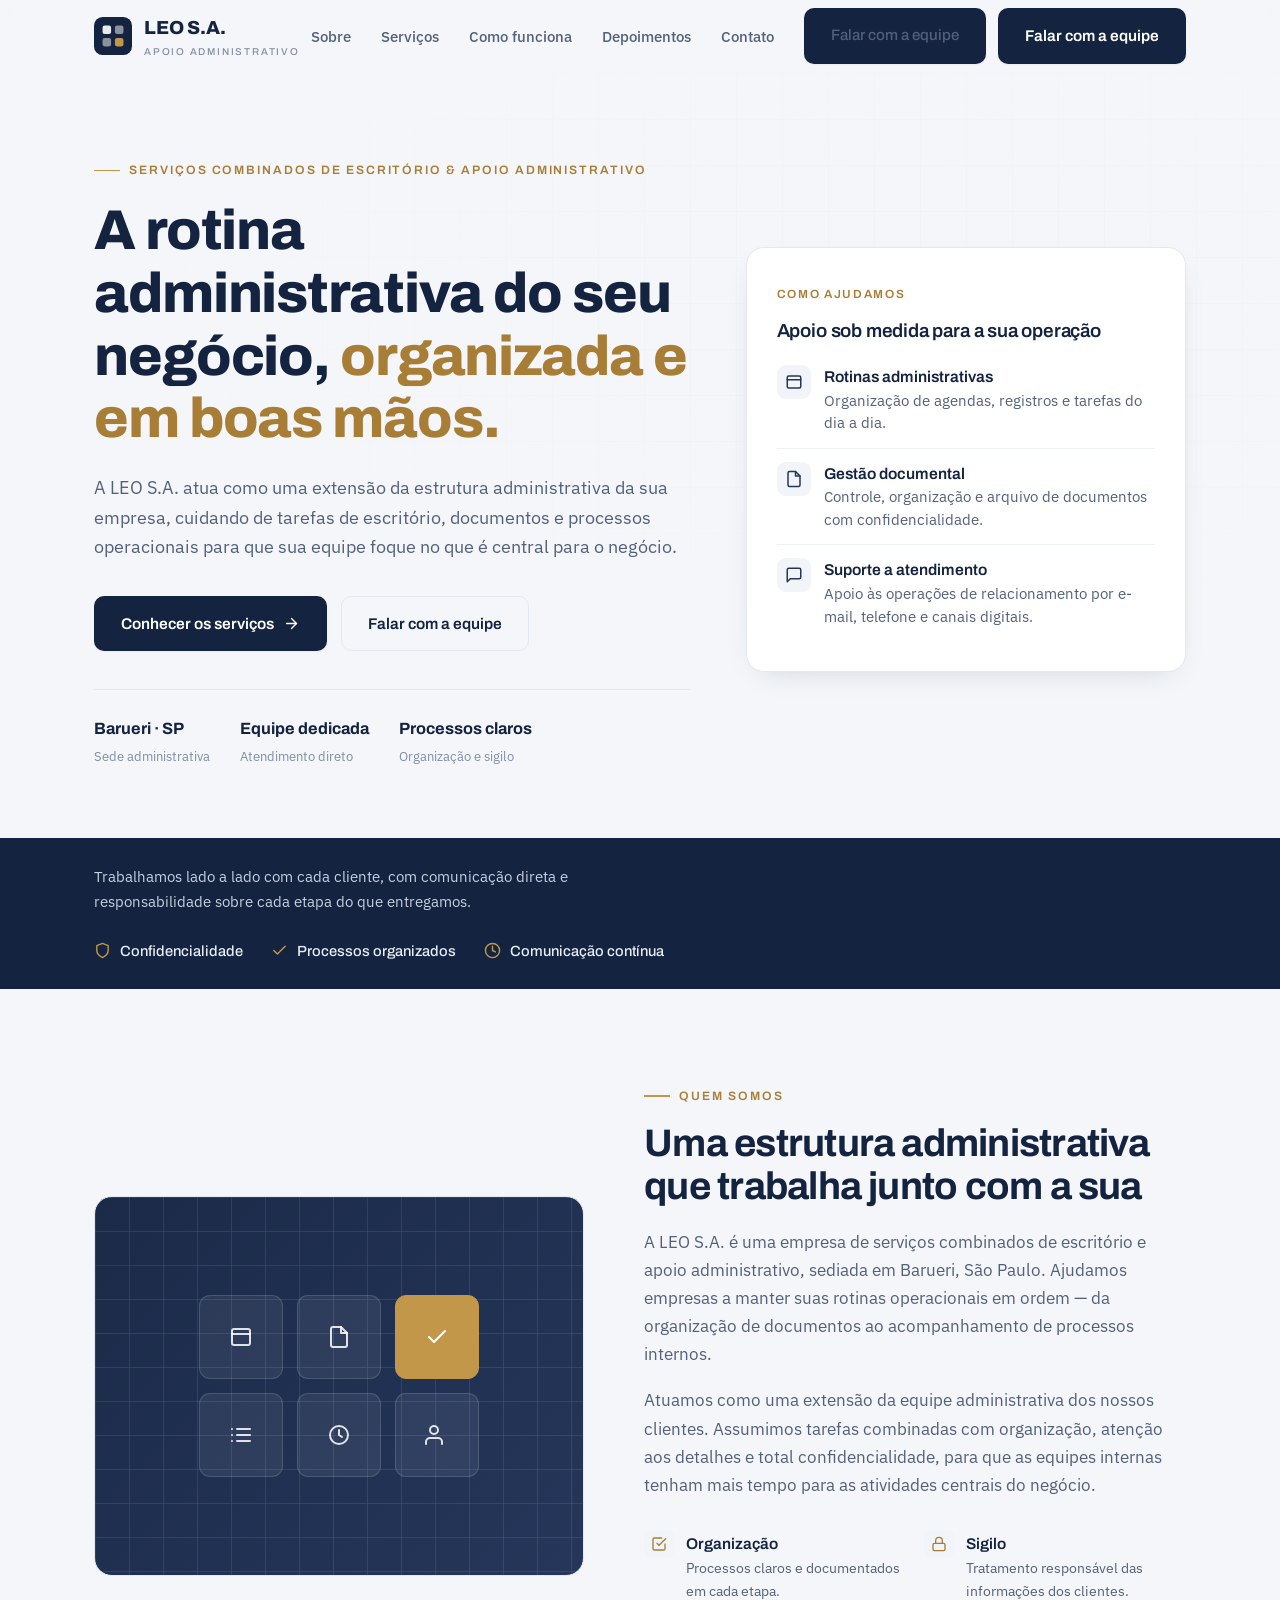
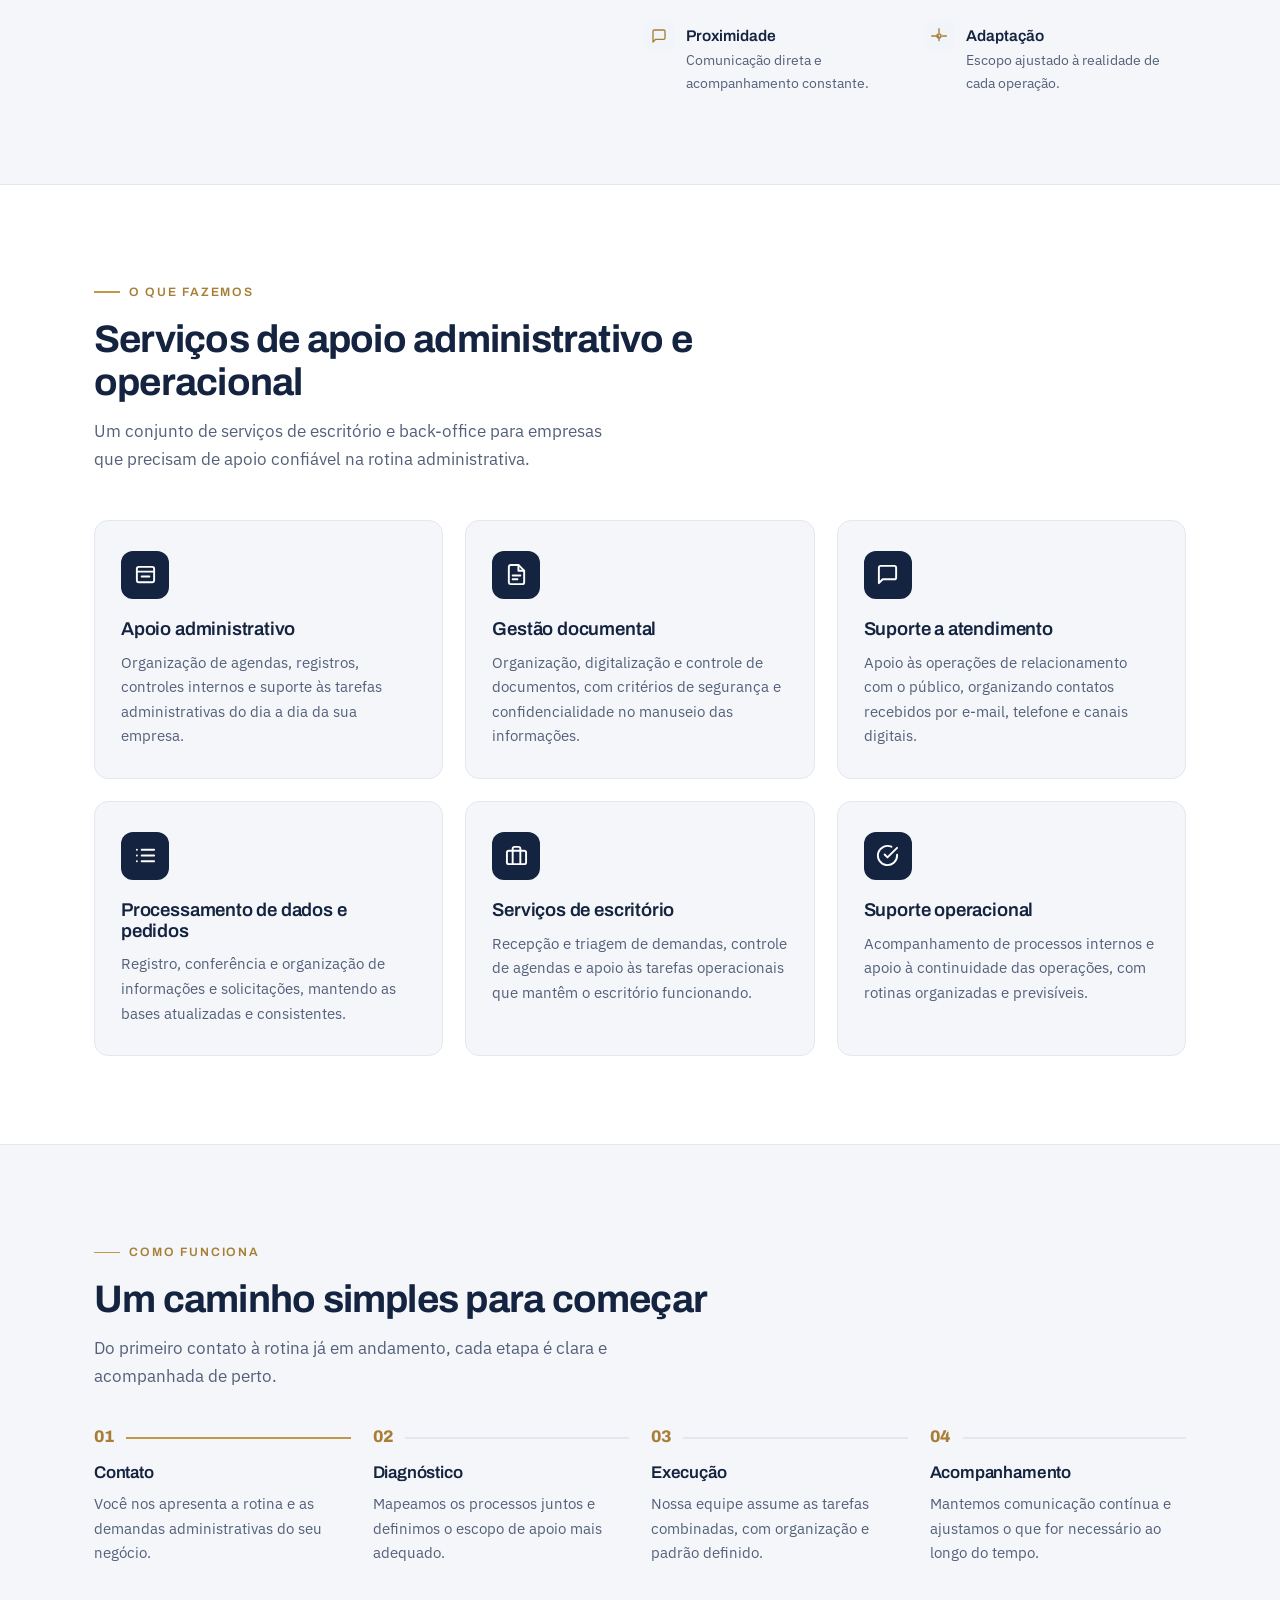
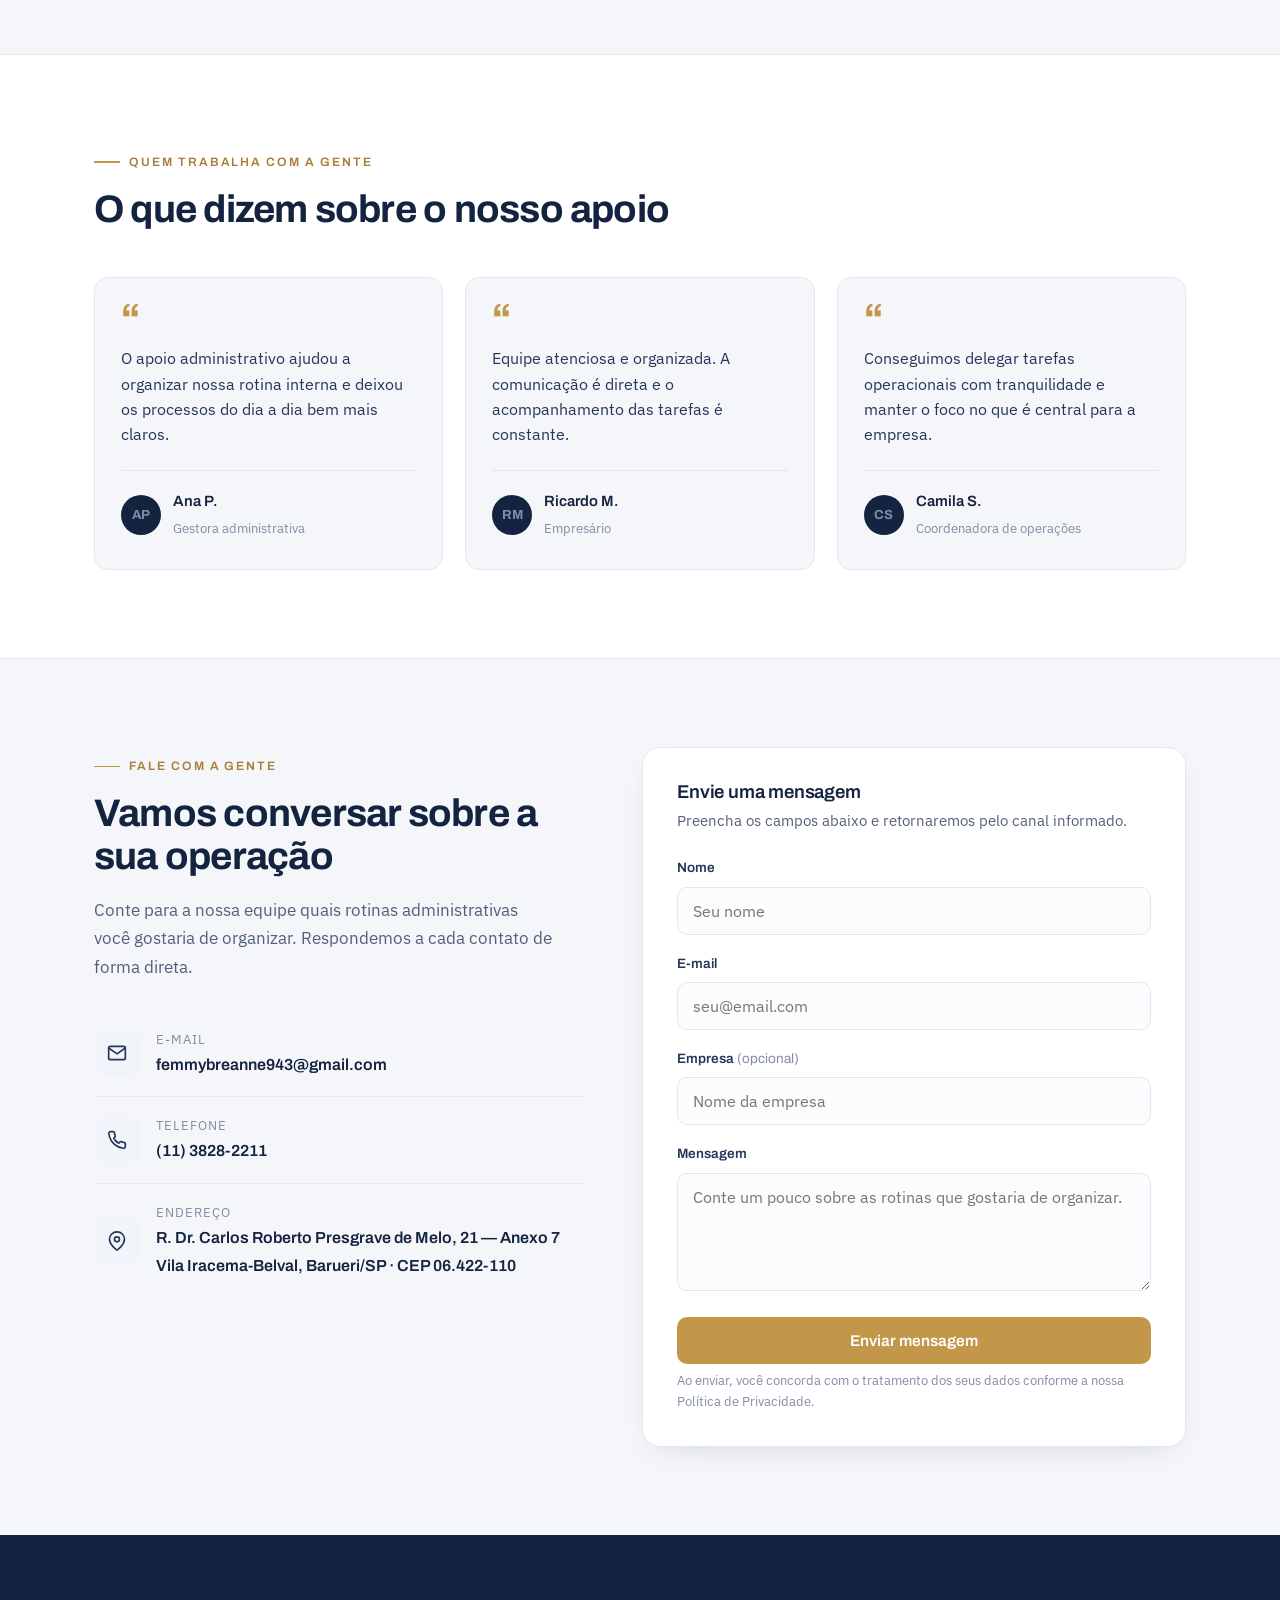
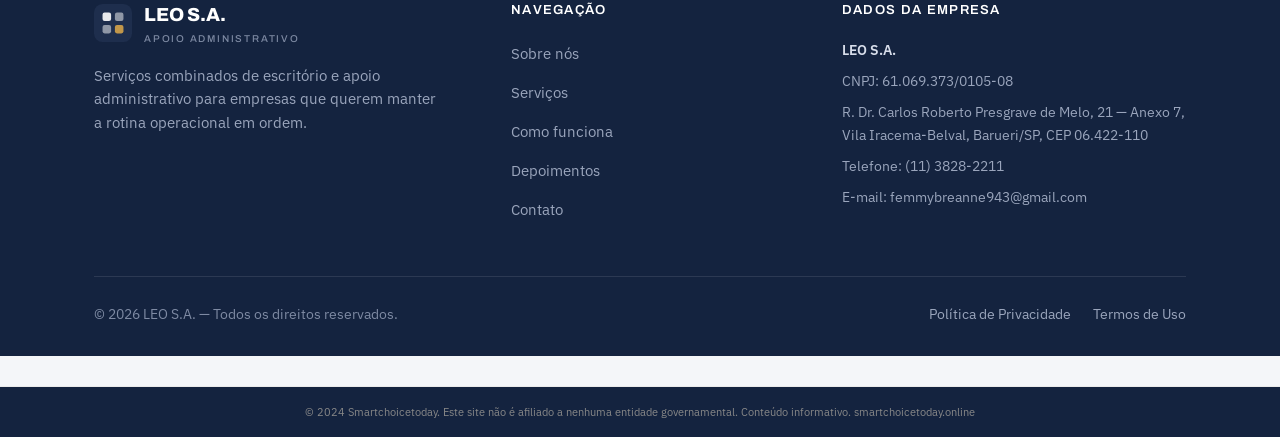
<file: index.html>
<!-- 1ebf83fd90cc4fa7 -->
<!DOCTYPE html>
<html lang="pt-BR">
<head>
<meta charset="UTF-8">
<meta name="viewport" content="width=device-width, initial-scale=1.0">
<title>LEO S.A. — Apoio administrativo e operações de back-office - Smartchoicetoday</title>

<link rel="preconnect" href="https://fonts.googleapis.com">
<link rel="preconnect" href="https://fonts.gstatic.com" crossorigin>
<link href="https://fonts.googleapis.com/css2?family=Archivo:wght@500;600;700;800&family=IBM+Plex+Sans:wght@400;500;600&display=swap" rel="stylesheet">
<style>
  :root{
    --ink:#14233F;
    --ink-2:#25365A;
    --slate:#54607A;
    --slate-2:#828DA4;
    --gold:#C2974A;
    --gold-deep:#A87E36;
    --bg:#F4F6F9;
    --surface:#FFFFFF;
    --line:#E3E8F0;
    --line-2:#EEF1F6;
    --radius:14px;
    --radius-sm:10px;
    --maxw:1140px;
    --shadow-sm:0 1px 2px rgba(20,35,63,.05);
    --shadow:0 18px 50px -24px rgba(20,35,63,.30);
    --shadow-card:0 10px 30px -18px rgba(20,35,63,.25);
    --ff-display:'Archivo',-apple-system,BlinkMacSystemFont,'Segoe UI',sans-serif;
    --ff-body:'IBM Plex Sans',-apple-system,BlinkMacSystemFont,'Segoe UI',sans-serif;
  }

  *,*::before,*::after{box-sizing:border-box;margin:0;padding:0}
  html{scroll-behavior:smooth;-webkit-text-size-adjust:100%}
  body{
    font-family:var(--ff-body);
    color:var(--ink);
    background:var(--bg);
    line-height:1.65;
    font-size:17px;
    -webkit-font-smoothing:antialiased;
    text-rendering:optimizeLegibility;
  }
  img{max-width:100%;display:block}
  a{color:inherit;text-decoration:none}
  ul{list-style:none}
  :focus-visible{outline:2.5px solid var(--gold);outline-offset:3px;border-radius:4px}

  .tkk6_wrap{max-width:var(--maxw);margin:0 auto;padding:0 24px}
  section{scroll-margin-top:84px}
  .tkk6_pad{padding:88px 0}

  .tkk6_eyebrow{
    font-family:var(--ff-display);
    font-weight:600;
    font-size:.76rem;
    letter-spacing:.16em;
    text-transform:uppercase;
    color:var(--gold-deep);
    display:inline-flex;
    align-items:center;
    gap:9px;
  }
  .tkk6_eyebrow::before{content:"";width:26px;height:1.5px;background:var(--gold);display:inline-block}

  h1,h2,h3{font-family:var(--ff-display);line-height:1.12;letter-spacing:-.02em;color:var(--ink)}
  h2{font-size:clamp(1.7rem,3.4vw,2.4rem);font-weight:700}
  h3{font-size:1.16rem;font-weight:600;letter-spacing:-.01em}
  .tkk6_lead{color:var(--slate);font-size:1.06rem;max-width:54ch}

  .tkk6_section-head{max-width:680px;margin-bottom:46px}
  .tkk6_section-head h2{margin:16px 0 14px}

  /* ---------- Buttons ---------- */
  .tkk6_btn{
    font-family:var(--ff-display);
    font-weight:600;
    font-size:.97rem;
    display:inline-flex;
    align-items:center;
    gap:9px;
    padding:14px 26px;
    border-radius:var(--radius-sm);
    cursor:pointer;
    border:1.5px solid transparent;
    transition:transform .18s ease,background .18s ease,border-color .18s ease,box-shadow .18s ease;
    white-space:nowrap;
  }
  .tkk6_btn svg{width:17px;height:17px}
  .tkk6_btn-primary{background:var(--ink);color:#fff;box-shadow:var(--shadow-sm)}
  .tkk6_btn-primary:hover{background:var(--ink-2);transform:translateY(-2px);box-shadow:var(--shadow)}
  .tkk6_btn-ghost{background:transparent;color:var(--ink);border-color:var(--line)}
  .tkk6_btn-ghost:hover{border-color:var(--ink);transform:translateY(-2px)}
  .tkk6_btn-gold{background:var(--gold);color:#fff}
  .tkk6_btn-gold:hover{background:var(--gold-deep);transform:translateY(-2px);box-shadow:var(--shadow)}

  /* ---------- Header ---------- */
  header{
    position:sticky;top:0;z-index:60;
    background:rgba(244,246,249,.82);
    backdrop-filter:saturate(180%) blur(12px);
    -webkit-backdrop-filter:saturate(180%) blur(12px);
    border-bottom:1px solid transparent;
    transition:border-color .25s ease,background .25s ease,box-shadow .25s ease;
  }
  header.scrolled{border-bottom-color:var(--line);box-shadow:0 4px 20px -16px rgba(20,35,63,.4)}
  .tkk6_nav{display:flex;align-items:center;justify-content:space-between;height:72px}
  .tkk6_brand{display:flex;align-items:center;gap:12px;font-family:var(--ff-display);font-weight:800;font-size:1.18rem;letter-spacing:-.01em;color:var(--ink)}
  .tkk6_brand .tkk6_sub{font-weight:500;font-size:.62rem;letter-spacing:.18em;color:var(--slate-2);display:block;margin-top:1px}
  .tkk6_logomark{width:38px;height:38px;flex:none}
  .tkk6_nav-links{display:flex;align-items:center;gap:30px}
  .tkk6_nav-links a{font-size:.95rem;color:var(--slate);font-weight:500;transition:color .15s ease;position:relative}
  .tkk6_nav-links a:hover{color:var(--ink)}
  .tkk6_nav-cta{display:flex;align-items:center;gap:14px}
  .tkk6_menu-btn{display:none;background:none;border:1.5px solid var(--line);border-radius:9px;width:44px;height:44px;cursor:pointer;align-items:center;justify-content:center}
  .tkk6_menu-btn svg{width:22px;height:22px;color:var(--ink)}

  /* ---------- Hero ---------- */
  .tkk6_hero{position:relative;overflow:hidden;padding:78px 0 70px}
  .tkk6_hero-grid-bg{position:absolute;inset:0;z-index:0;opacity:.55;
    background-image:linear-gradient(var(--line-2) 1px,transparent 1px),linear-gradient(90deg,var(--line-2) 1px,transparent 1px);
    background-size:46px 46px;
    -webkit-mask-image:radial-gradient(ellipse 80% 60% at 70% 30%,#000 30%,transparent 75%);
    mask-image:radial-gradient(ellipse 80% 60% at 70% 30%,#000 30%,transparent 75%);
  }
  .tkk6_hero .tkk6_wrap{position:relative;z-index:1}
  .tkk6_hero-inner{display:grid;grid-template-columns:1.15fr .85fr;gap:56px;align-items:center}
  .tkk6_hero h1{font-size:clamp(2.1rem,5vw,3.5rem);font-weight:800;margin:20px 0 22px}
  .tkk6_hero h1 .tkk6_accent{color:var(--gold-deep)}
  .tkk6_hero p.tkk6_lead{font-size:1.12rem;margin-bottom:34px}
  .tkk6_hero-actions{display:flex;gap:14px;flex-wrap:wrap}
  .tkk6_hero-meta{margin-top:38px;display:flex;gap:30px;flex-wrap:wrap;border-top:1px solid var(--line);padding-top:26px}
  .tkk6_hero-meta .tkk6_item{display:flex;flex-direction:column;gap:3px}
  .tkk6_hero-meta .k{font-family:var(--ff-display);font-weight:700;font-size:1.02rem;color:var(--ink)}
  .tkk6_hero-meta .l{font-size:.82rem;color:var(--slate-2)}

  .tkk6_hero-card{
    background:var(--surface);border:1px solid var(--line);border-radius:18px;
    padding:30px;box-shadow:var(--shadow-card);position:relative;
  }
  .tkk6_hero-card .tkk6_tag{font-size:.74rem;letter-spacing:.14em;text-transform:uppercase;color:var(--gold-deep);font-family:var(--ff-display);font-weight:600}
  .tkk6_hero-card h3{margin:14px 0 18px;font-size:1.18rem}
  .tkk6_hero-card .tkk6_row{display:flex;align-items:flex-start;gap:13px;padding:13px 0;border-top:1px solid var(--line-2)}
  .tkk6_hero-card .tkk6_row:first-of-type{border-top:none;padding-top:6px}
  .tkk6_hero-card .tkk6_ico{width:34px;height:34px;border-radius:9px;background:#F1F4F9;display:flex;align-items:center;justify-content:center;flex:none}
  .tkk6_hero-card .tkk6_ico svg{width:18px;height:18px;color:var(--ink-2)}
  .tkk6_hero-card .tkk6_row p{font-size:.94rem;color:var(--slate);line-height:1.5}
  .tkk6_hero-card .tkk6_row strong{display:block;color:var(--ink);font-family:var(--ff-display);font-weight:600;font-size:.98rem;margin-bottom:1px}

  /* ---------- Trust strip ---------- */
  .tkk6_strip{background:var(--ink);color:#fff}
  .tkk6_strip .tkk6_wrap{display:flex;align-items:center;justify-content:space-between;gap:24px;padding:26px 24px;flex-wrap:wrap}
  .tkk6_strip p{font-size:.96rem;color:#C7D0E0;max-width:60ch}
  .tkk6_strip .tkk6_vals{display:flex;gap:28px;flex-wrap:wrap}
  .tkk6_strip .tkk6_vals span{display:flex;align-items:center;gap:9px;font-size:.92rem;color:#E8EDF5;font-family:var(--ff-display);font-weight:500}
  .tkk6_strip .tkk6_vals svg{width:17px;height:17px;color:var(--gold)}

  /* ---------- About ---------- */
  .tkk6_about-grid{display:grid;grid-template-columns:.95fr 1.05fr;gap:60px;align-items:center}
  .tkk6_about-visual{position:relative;border-radius:18px;overflow:hidden;border:1px solid var(--line);background:linear-gradient(135deg,#1B2A48 0%,#25365A 100%);min-height:380px;display:flex;align-items:center;justify-content:center;padding:36px}
  .tkk6_about-visual .tkk6_pattern{position:absolute;inset:0;opacity:.18;background-image:linear-gradient(rgba(255,255,255,.5) 1px,transparent 1px),linear-gradient(90deg,rgba(255,255,255,.5) 1px,transparent 1px);background-size:34px 34px}
  .tkk6_about-visual .tkk6_modules{position:relative;display:grid;grid-template-columns:repeat(3,1fr);gap:14px;width:100%;max-width:280px}
  .tkk6_about-visual .tkk6_mod{aspect-ratio:1;border-radius:11px;background:rgba(255,255,255,.07);border:1px solid rgba(255,255,255,.14);display:flex;align-items:center;justify-content:center}
  .tkk6_about-visual .tkk6_mod.tkk6_fill{background:var(--gold);border-color:var(--gold)}
  .tkk6_about-visual .tkk6_mod svg{width:24px;height:24px;color:rgba(255,255,255,.85)}
  .tkk6_about-visual .tkk6_mod.tkk6_fill svg{color:#fff}
  .tkk6_about-text h2{margin:16px 0 20px}
  .tkk6_about-text p{color:var(--slate);margin-bottom:18px}
  .tkk6_about-text p:last-child{margin-bottom:0}
  .tkk6_about-text .tkk6_pillars{display:grid;grid-template-columns:1fr 1fr;gap:18px;margin-top:30px}
  .tkk6_about-text .tkk6_pillar{display:flex;gap:12px;align-items:flex-start}
  .tkk6_about-text .tkk6_pillar .tkk6_dot{width:30px;height:30px;border-radius:8px;background:#F1F4F9;display:flex;align-items:center;justify-content:center;flex:none}
  .tkk6_about-text .tkk6_pillar svg{width:16px;height:16px;color:var(--gold-deep)}
  .tkk6_about-text .tkk6_pillar b{font-family:var(--ff-display);font-weight:600;font-size:.97rem}
  .tkk6_about-text .tkk6_pillar span{font-size:.88rem;color:var(--slate);display:block}

  /* ---------- Services ---------- */
  #servicos{background:var(--surface);border-top:1px solid var(--line);border-bottom:1px solid var(--line)}
  .tkk6_cards{display:grid;grid-template-columns:repeat(3,1fr);gap:22px}
  .tkk6_card{
    background:var(--bg);border:1px solid var(--line);border-radius:var(--radius);
    padding:30px 26px;transition:transform .2s ease,box-shadow .2s ease,border-color .2s ease;
  }
  .tkk6_card:hover{transform:translateY(-4px);box-shadow:var(--shadow-card);border-color:#D7DEEA}
  .tkk6_card .ci{width:48px;height:48px;border-radius:12px;background:var(--ink);display:flex;align-items:center;justify-content:center;margin-bottom:20px}
  .tkk6_card .ci svg{width:23px;height:23px;color:#fff}
  .tkk6_card h3{margin-bottom:10px}
  .tkk6_card p{font-size:.96rem;color:var(--slate);line-height:1.6}

  /* ---------- Process ---------- */
  .tkk6_steps{display:grid;grid-template-columns:repeat(4,1fr);gap:22px;counter-reset:step}
  .tkk6_step{position:relative;padding-top:18px;border-top:2px solid var(--line)}
  .tkk6_step::before{
    counter-increment:step;content:"0" counter(step);
    font-family:var(--ff-display);font-weight:800;font-size:1.05rem;color:var(--gold-deep);
    position:absolute;top:-1px;left:0;background:var(--bg);padding-right:12px;transform:translateY(-55%);
  }
  .tkk6_step.tkk6_active{border-top-color:var(--gold)}
  .tkk6_step h3{margin:6px 0 10px;font-size:1.06rem}
  .tkk6_step p{font-size:.93rem;color:var(--slate)}

  /* ---------- Testimonials ---------- */
  #depoimentos{background:var(--surface);border-top:1px solid var(--line);border-bottom:1px solid var(--line)}
  .tkk6_quotes{display:grid;grid-template-columns:repeat(3,1fr);gap:22px}
  .tkk6_quote{background:var(--bg);border:1px solid var(--line);border-radius:var(--radius);padding:28px 26px;display:flex;flex-direction:column}
  .tkk6_quote .tkk6_mark{font-family:var(--ff-display);font-weight:800;font-size:2.4rem;line-height:.6;color:var(--gold);height:24px;margin-bottom:16px}
  .tkk6_quote p{font-size:.99rem;color:var(--ink-2);line-height:1.6;flex:1}
  .tkk6_quote .tkk6_who{display:flex;align-items:center;gap:12px;margin-top:22px;padding-top:18px;border-top:1px solid var(--line)}
  .tkk6_quote .av{width:40px;height:40px;border-radius:50%;background:var(--ink);color:#fff;display:flex;align-items:center;justify-content:center;font-family:var(--ff-display);font-weight:700;font-size:.95rem;flex:none}
  .tkk6_quote .tkk6_who b{display:block;font-family:var(--ff-display);font-weight:600;font-size:.93rem}
  .tkk6_quote .tkk6_who span{font-size:.82rem;color:var(--slate-2)}

  /* ---------- Contact ---------- */
  .tkk6_contact-grid{display:grid;grid-template-columns:.95fr 1.05fr;gap:56px;align-items:start}
  .tkk6_contact-info h2{margin:16px 0 18px}
  .tkk6_contact-info>p{color:var(--slate);margin-bottom:30px;max-width:46ch}
  .tkk6_channel{display:flex;align-items:center;gap:16px;padding:18px 0;border-top:1px solid var(--line)}
  .tkk6_channel:first-of-type{border-top:none}
  .tkk6_channel .tkk6_ch-ico{width:46px;height:46px;border-radius:11px;background:#F1F4F9;display:flex;align-items:center;justify-content:center;flex:none}
  .tkk6_channel .tkk6_ch-ico svg{width:20px;height:20px;color:var(--ink-2)}
  .tkk6_channel .l{font-size:.8rem;color:var(--slate-2);text-transform:uppercase;letter-spacing:.08em}
  .tkk6_channel .v{font-family:var(--ff-display);font-weight:600;font-size:1rem;color:var(--ink);word-break:break-word}
  .tkk6_channel a.v:hover{color:var(--gold-deep)}

  .tkk6_form-card{background:var(--surface);border:1px solid var(--line);border-radius:18px;padding:34px;box-shadow:var(--shadow-card)}
  .tkk6_form-card h3{margin-bottom:6px}
  .tkk6_form-card .tkk6_fc-sub{font-size:.92rem;color:var(--slate);margin-bottom:24px}
  .tkk6_field{margin-bottom:18px}
  .tkk6_field label{display:block;font-size:.85rem;font-weight:600;font-family:var(--ff-display);color:var(--ink-2);margin-bottom:7px}
  .tkk6_field input,.tkk6_field textarea{
    width:100%;font-family:var(--ff-body);font-size:1rem;color:var(--ink);
    padding:13px 15px;border:1.5px solid var(--line);border-radius:10px;background:#FBFCFD;
    transition:border-color .15s ease,box-shadow .15s ease;
  }
  .tkk6_field input:focus,.tkk6_field textarea:focus{outline:none;border-color:var(--ink-2);box-shadow:0 0 0 3px rgba(37,54,90,.08);background:#fff}
  .tkk6_field textarea{resize:vertical;min-height:118px}
  .tkk6_form-note{font-size:.8rem;color:var(--slate-2);margin-top:6px}
  .tkk6_form-success{display:none;align-items:flex-start;gap:13px;background:#F0F7F2;border:1px solid #CCE6D5;border-radius:12px;padding:18px 18px;color:#1F5135}
  .tkk6_form-success.show{display:flex}
  .tkk6_form-success svg{width:22px;height:22px;color:#2E8B57;flex:none;margin-top:1px}
  .tkk6_form-success b{font-family:var(--ff-display);display:block;margin-bottom:2px}
  .tkk6_form-success span{font-size:.9rem}

  /* ---------- Footer ---------- */
  footer{background:var(--ink);color:#C7D0E0;padding:64px 0 30px}
  .tkk6_foot-top{display:grid;grid-template-columns:1.3fr 1fr 1.2fr;gap:44px;padding-bottom:42px;border-bottom:1px solid rgba(255,255,255,.1)}
  .tkk6_foot-brand .tkk6_brand{color:#fff;margin-bottom:16px}
  .tkk6_foot-brand .tkk6_brand .tkk6_sub{color:#7E8AA3}
  .tkk6_foot-brand p{font-size:.93rem;color:#9AA5BC;max-width:38ch;line-height:1.6}
  .tkk6_foot-col h4{font-family:var(--ff-display);font-weight:600;font-size:.82rem;letter-spacing:.1em;text-transform:uppercase;color:#fff;margin-bottom:18px}
  .tkk6_foot-col ul li{margin-bottom:11px}
  .tkk6_foot-col ul a,.tkk6_foot-col ul span{font-size:.93rem;color:#9AA5BC;transition:color .15s ease}
  .tkk6_foot-col ul a:hover{color:#fff}
  .tkk6_foot-legal{display:flex;flex-direction:column;gap:9px}
  .tkk6_foot-legal .ln{font-size:.9rem;color:#9AA5BC;line-height:1.55}
  .tkk6_foot-legal .ln b{color:#D8DEEB;font-weight:600}
  .tkk6_foot-bottom{display:flex;align-items:center;justify-content:space-between;gap:18px;padding-top:26px;flex-wrap:wrap}
  .tkk6_foot-bottom p{font-size:.86rem;color:#7E8AA3}
  .tkk6_foot-bottom .tkk6_links{display:flex;gap:22px}
  .tkk6_foot-bottom .tkk6_links button{background:none;border:none;color:#9AA5BC;font-family:var(--ff-body);font-size:.86rem;cursor:pointer;transition:color .15s ease}
  .tkk6_foot-bottom .tkk6_links button:hover{color:#fff;text-decoration:underline}

  /* ---------- Modal ---------- */
  .tkk6_modal-overlay{position:fixed;inset:0;background:rgba(13,21,38,.6);backdrop-filter:blur(3px);z-index:200;display:none;align-items:center;justify-content:center;padding:24px;opacity:0;transition:opacity .2s ease}
  .tkk6_modal-overlay.open{display:flex;opacity:1}
  .tkk6_modal{background:var(--surface);border-radius:16px;max-width:780px;width:100%;max-height:86vh;display:flex;flex-direction:column;box-shadow:0 30px 80px -20px rgba(13,21,38,.5);transform:translateY(10px);transition:transform .2s ease}
  .tkk6_modal-overlay.open .tkk6_modal{transform:translateY(0)}
  .tkk6_modal-head{display:flex;align-items:center;justify-content:space-between;gap:16px;padding:24px 30px;border-bottom:1px solid var(--line);flex:none}
  .tkk6_modal-head h3{font-size:1.3rem}
  .tkk6_modal-head .tkk6_meta{font-size:.8rem;color:var(--slate-2);margin-top:3px}
  .tkk6_modal-close{background:#F1F4F9;border:none;width:38px;height:38px;border-radius:9px;cursor:pointer;display:flex;align-items:center;justify-content:center;flex:none;transition:background .15s ease}
  .tkk6_modal-close:hover{background:#E3E8F0}
  .tkk6_modal-close svg{width:18px;height:18px;color:var(--ink)}
  .tkk6_modal-body{padding:26px 30px 32px;overflow-y:auto}
  .tkk6_modal-body h4{font-family:var(--ff-display);font-weight:700;font-size:1.02rem;color:var(--ink);margin:26px 0 10px}
  .tkk6_modal-body h4:first-child{margin-top:0}
  .tkk6_modal-body p{font-size:.95rem;color:var(--slate);margin-bottom:12px;line-height:1.65}
  .tkk6_modal-body ul{margin:0 0 14px 0;padding-left:2px}
  .tkk6_modal-body ul li{font-size:.95rem;color:var(--slate);line-height:1.6;padding-left:20px;position:relative;margin-bottom:8px}
  .tkk6_modal-body ul li::before{content:"";width:6px;height:6px;border-radius:50%;background:var(--gold);position:absolute;left:2px;top:9px}
  .tkk6_modal-body .tkk6_ctrl-box{background:var(--bg);border:1px solid var(--line);border-radius:11px;padding:18px 20px;margin-top:8px}
  .tkk6_modal-body .tkk6_ctrl-box p{margin-bottom:5px;font-size:.92rem}
  .tkk6_modal-body .tkk6_ctrl-box p:last-child{margin-bottom:0}
  .tkk6_modal-body .tkk6_ctrl-box strong{color:var(--ink)}

  /* ---------- Responsive ---------- */
  @media (max-width:900px){
    .tkk6_hero-inner,.tkk6_about-grid,.tkk6_contact-grid{grid-template-columns:1fr;gap:40px}
    .tkk6_hero-card{order:-1}
    .tkk6_about-visual{min-height:300px;order:-1}
    .tkk6_cards,.tkk6_quotes{grid-template-columns:1fr 1fr}
    .tkk6_steps{grid-template-columns:1fr 1fr;gap:30px 22px}
    .tkk6_foot-top{grid-template-columns:1fr 1fr;gap:36px}
    .tkk6_foot-brand{grid-column:1/-1}
  }
  @media (max-width:640px){
    body{font-size:16px}
    .tkk6_pad{padding:60px 0}
    .tkk6_hero{padding:48px 0 50px}
    .tkk6_nav-links,.tkk6_nav-cta .tkk6_btn{display:none}
    .tkk6_menu-btn{display:flex}
    .tkk6_nav-links.mobile-open{
      display:flex;position:absolute;top:72px;left:0;right:0;flex-direction:column;align-items:stretch;gap:0;
      background:var(--surface);border-bottom:1px solid var(--line);padding:8px 24px 18px;box-shadow:var(--shadow);
    }
    .tkk6_nav-links.mobile-open a{padding:14px 0;border-bottom:1px solid var(--line-2);font-size:1rem}
    .tkk6_nav-links.mobile-open .tkk6_btn{display:inline-flex;justify-content:center;margin-top:14px}
    .tkk6_cards,.tkk6_quotes,.tkk6_steps,.tkk6_about-text .tkk6_pillars{grid-template-columns:1fr}
    .tkk6_strip .tkk6_wrap{flex-direction:column;align-items:flex-start}
    .tkk6_foot-top,.tkk6_foot-bottom{grid-template-columns:1fr}
    .tkk6_foot-bottom{flex-direction:column;align-items:flex-start}
    .tkk6_modal-head,.tkk6_modal-body{padding-left:22px;padding-right:22px}
    .tkk6_hero-meta{gap:22px}
  }

  @media (prefers-reduced-motion:reduce){
    html{scroll-behavior:auto}
    *,*::before,*::after{animation:none!important;transition:none!important}
    .reveal{opacity:1!important;transform:none!important}
  }

  .reveal{opacity:0;transform:translateY(18px);transition:opacity .6s ease,transform .6s ease}
  .reveal.in{opacity:1;transform:none}
</style>

<link rel="canonical" href="https://smartchoicetoday.online/">
<meta name="description" content="Descubra informações exclusivas e conteúdo verificado em smartchoicetoday.online. Acesse agora e confira os detalhes completos.">
<meta name="robots" content="index, follow, max-snippet:-1, max-image-preview:large">
<meta property="og:type" content="website">
<meta property="og:url" content="https://smartchoicetoday.online/">
<meta property="og:site_name" content="smartchoicetoday.online">
<meta property="og:description" content="Descubra informações exclusivas e conteúdo verificado em smartchoicetoday.online. Acesse agora e confira os detalhes completos.">
<meta property="og:locale" content="pt_BR">
<meta name="twitter:card" content="summary">
<meta name="twitter:domain" content="smartchoicetoday.online">
<meta name="generator" content="cms-7ae0041e6a19">

<script type="application/ld+json">{"@context":"https://schema.org","@type":"WebPage","name":"Smartchoicetoday","url":"https://smartchoicetoday.online/","datePublished":"2024-09-26","dateModified":"2026-03-10","inLanguage":"pt-BR","isPartOf":{"@type":"WebSite","name":"Smartchoicetoday","url":"https://smartchoicetoday.online/"},"publisher":{"@type":"Organization","name":"Smartchoicetoday","url":"https://smartchoicetoday.online/"}}</script>

<style>:root{--mcyl-p:rgb(1,95,47);--mcyl-s:rgb(151,254,120);--mcyl-id:'765ab815e6ca'}@keyframes rrvvkkaq{from{opacity:1}to{opacity:1}}.rfbjag{position:absolute;width:0;height:0;overflow:hidden;pointer-events:none}</style>
<!-- b:ocfh2wuakl v4.43.249 -->
</head>
<body data-s="c46ce9b7" data-p="krmxbo">
<noscript><div style="padding:15px;text-align:center;font-size:14px;"><p>JavaScript é necessário para visualizar o conteúdo completo de smartchoicetoday.</p></div></noscript>

<!-- ============ HEADER ============ -->
<header id="top">
  <div class="tkk6_wrap">
    <nav class="tkk6_nav">
      <a class="tkk6_brand" href="#top" aria-label="LEO S.A. — página inicial">
        <svg class="tkk6_logomark" viewBox="0 0 40 40" fill="none" aria-hidden="true">
          <rect width="40" height="40" rx="9" fill="#14233F"/>
          <rect x="9" y="9" width="9" height="9" rx="2.2" fill="#fff" opacity=".9"/>
          <rect x="22" y="9" width="9" height="9" rx="2.2" fill="#fff" opacity=".5"/>
          <rect x="9" y="22" width="9" height="9" rx="2.2" fill="#fff" opacity=".5"/>
          <rect x="22" y="22" width="9" height="9" rx="2.2" fill="#C2974A"/>
        </svg>
        <span>LEO S.A.<span class="tkk6_sub">APOIO ADMINISTRATIVO</span></span>
      </a>
      <ul class="tkk6_nav-links" id="navLinks">
        <li><a href="#sobre">Sobre</a></li>
        <li><a href="#servicos">Serviços</a></li>
        <li><a href="#processo">Como funciona</a></li>
        <li><a href="#depoimentos">Depoimentos</a></li>
        <li><a href="#contato">Contato</a></li>
        <li><a class="tkk6_btn tkk6_btn-primary" href="#contato">Falar com a equipe</a></li>
      </ul>
      <div class="tkk6_nav-cta">
        <a class="tkk6_btn tkk6_btn-primary" href="#contato">Falar com a equipe</a>
        <button class="tkk6_menu-btn" id="menuBtn" aria-label="Abrir menu" aria-expanded="false">
          <svg viewBox="0 0 24 24" fill="none" stroke="currentColor" stroke-width="2" stroke-linecap="round"><line x1="4" y1="7" x2="20" y2="7"/><line x1="4" y1="12" x2="20" y2="12"/><line x1="4" y1="17" x2="20" y2="17"/></svg>
        </button>
      </div>
    </nav>
  </div>
</header>

<!-- ============ HERO ============ -->
<section class="tkk6_hero">
  <div class="tkk6_hero-grid-bg" aria-hidden="true"></div>
  <div class="tkk6_wrap">
    <div class="tkk6_hero-inner">
      <div class="hero-copy reveal">
        <span class="tkk6_eyebrow">Serviços combinados de escritório &amp; apoio administrativo</span>
        <h1>A rotina administrativa do seu negócio, <span class="tkk6_accent">organizada e em boas mãos.</span></h1>
        <p class="tkk6_lead">A LEO S.A. atua como uma extensão da estrutura administrativa da sua empresa, cuidando de tarefas de escritório, documentos e processos operacionais para que sua equipe foque no que é central para o negócio.</p>
        <div class="tkk6_hero-actions">
          <a class="tkk6_btn tkk6_btn-primary" href="#servicos">Conhecer os serviços
            <svg viewBox="0 0 24 24" fill="none" stroke="currentColor" stroke-width="2" stroke-linecap="round" stroke-linejoin="round"><line x1="5" y1="12" x2="19" y2="12"/><polyline points="12 5 19 12 12 19"/></svg>
          </a>
          <a class="tkk6_btn tkk6_btn-ghost" href="#contato">Falar com a equipe</a>
        </div>
        <div class="tkk6_hero-meta">
          <div class="tkk6_item"><span class="k">Barueri · SP</span><span class="l">Sede administrativa</span></div>
          <div class="tkk6_item"><span class="k">Equipe dedicada</span><span class="l">Atendimento direto</span></div>
          <div class="tkk6_item"><span class="k">Processos claros</span><span class="l">Organização e sigilo</span></div>
        </div>
      </div>
      <aside class="tkk6_hero-card reveal" aria-label="Resumo de atuação">
        <span class="tkk6_tag">Como ajudamos</span>
        <h3>Apoio sob medida para a sua operação</h3>
        <div class="tkk6_row">
          <span class="tkk6_ico"><svg viewBox="0 0 24 24" fill="none" stroke="currentColor" stroke-width="2" stroke-linecap="round" stroke-linejoin="round"><rect x="3" y="4" width="18" height="16" rx="2"/><line x1="3" y1="9" x2="21" y2="9"/></svg></span>
          <p><strong>Rotinas administrativas</strong>Organização de agendas, registros e tarefas do dia a dia.</p>
        </div>
        <div class="tkk6_row">
          <span class="tkk6_ico"><svg viewBox="0 0 24 24" fill="none" stroke="currentColor" stroke-width="2" stroke-linecap="round" stroke-linejoin="round"><path d="M14 2H6a2 2 0 0 0-2 2v16a2 2 0 0 0 2 2h12a2 2 0 0 0 2-2V8z"/><polyline points="14 2 14 8 20 8"/></svg></span>
          <p><strong>Gestão documental</strong>Controle, organização e arquivo de documentos com confidencialidade.</p>
        </div>
        <div class="tkk6_row">
          <span class="tkk6_ico"><svg viewBox="0 0 24 24" fill="none" stroke="currentColor" stroke-width="2" stroke-linecap="round" stroke-linejoin="round"><path d="M21 15a2 2 0 0 1-2 2H7l-4 4V5a2 2 0 0 1 2-2h14a2 2 0 0 1 2 2z"/></svg></span>
          <p><strong>Suporte a atendimento</strong>Apoio às operações de relacionamento por e-mail, telefone e canais digitais.</p>
        </div>
      </aside>
    </div>
  </div>
</section>

<!-- ============ TRUST STRIP ============ -->
<div class="tkk6_strip">
  <div class="tkk6_wrap">
    <p>Trabalhamos lado a lado com cada cliente, com comunicação direta e responsabilidade sobre cada etapa do que entregamos.</p>
    <div class="tkk6_vals">
      <span><svg viewBox="0 0 24 24" fill="none" stroke="currentColor" stroke-width="2" stroke-linecap="round" stroke-linejoin="round"><path d="M12 22s8-4 8-10V5l-8-3-8 3v7c0 6 8 10 8 10z"/></svg>Confidencialidade</span>
      <span><svg viewBox="0 0 24 24" fill="none" stroke="currentColor" stroke-width="2" stroke-linecap="round" stroke-linejoin="round"><polyline points="20 6 9 17 4 12"/></svg>Processos organizados</span>
      <span><svg viewBox="0 0 24 24" fill="none" stroke="currentColor" stroke-width="2" stroke-linecap="round" stroke-linejoin="round"><circle cx="12" cy="12" r="10"/><polyline points="12 6 12 12 16 14"/></svg>Comunicação contínua</span>
    </div>
  </div>
</div>

<!-- ============ ABOUT ============ -->
<section id="sobre" class="tkk6_pad">
  <div class="tkk6_wrap">
    <div class="tkk6_about-grid">
      <div class="tkk6_about-visual reveal" aria-hidden="true">
        <div class="tkk6_pattern"></div>
        <div class="tkk6_modules">
          <div class="tkk6_mod"><svg viewBox="0 0 24 24" fill="none" stroke="currentColor" stroke-width="2" stroke-linecap="round" stroke-linejoin="round"><rect x="3" y="4" width="18" height="16" rx="2"/><line x1="3" y1="9" x2="21" y2="9"/></svg></div>
          <div class="tkk6_mod"><svg viewBox="0 0 24 24" fill="none" stroke="currentColor" stroke-width="2" stroke-linecap="round" stroke-linejoin="round"><path d="M14 2H6a2 2 0 0 0-2 2v16a2 2 0 0 0 2 2h12a2 2 0 0 0 2-2V8z"/><polyline points="14 2 14 8 20 8"/></svg></div>
          <div class="tkk6_mod tkk6_fill"><svg viewBox="0 0 24 24" fill="none" stroke="currentColor" stroke-width="2" stroke-linecap="round" stroke-linejoin="round"><polyline points="20 6 9 17 4 12"/></svg></div>
          <div class="tkk6_mod"><svg viewBox="0 0 24 24" fill="none" stroke="currentColor" stroke-width="2" stroke-linecap="round" stroke-linejoin="round"><line x1="8" y1="6" x2="21" y2="6"/><line x1="8" y1="12" x2="21" y2="12"/><line x1="8" y1="18" x2="21" y2="18"/><line x1="3" y1="6" x2="3.01" y2="6"/><line x1="3" y1="12" x2="3.01" y2="12"/><line x1="3" y1="18" x2="3.01" y2="18"/></svg></div>
          <div class="tkk6_mod"><svg viewBox="0 0 24 24" fill="none" stroke="currentColor" stroke-width="2" stroke-linecap="round" stroke-linejoin="round"><circle cx="12" cy="12" r="9"/><polyline points="12 7 12 12 15 14"/></svg></div>
          <div class="tkk6_mod"><svg viewBox="0 0 24 24" fill="none" stroke="currentColor" stroke-width="2" stroke-linecap="round" stroke-linejoin="round"><path d="M17 21v-2a4 4 0 0 0-4-4H5a4 4 0 0 0-4 4v2"/><circle cx="9" cy="7" r="4"/></svg></div>
        </div>
      </div>
      <div class="tkk6_about-text reveal">
        <span class="tkk6_eyebrow">Quem somos</span>
        <h2>Uma estrutura administrativa que trabalha junto com a sua</h2>
        <p>A LEO S.A. é uma empresa de serviços combinados de escritório e apoio administrativo, sediada em Barueri, São Paulo. Ajudamos empresas a manter suas rotinas operacionais em ordem — da organização de documentos ao acompanhamento de processos internos.</p>
        <p>Atuamos como uma extensão da equipe administrativa dos nossos clientes. Assumimos tarefas combinadas com organização, atenção aos detalhes e total confidencialidade, para que as equipes internas tenham mais tempo para as atividades centrais do negócio.</p>
        <div class="tkk6_pillars">
          <div class="tkk6_pillar">
            <span class="tkk6_dot"><svg viewBox="0 0 24 24" fill="none" stroke="currentColor" stroke-width="2" stroke-linecap="round" stroke-linejoin="round"><polyline points="9 11 12 14 22 4"/><path d="M21 12v7a2 2 0 0 1-2 2H5a2 2 0 0 1-2-2V5a2 2 0 0 1 2-2h11"/></svg></span>
            <div><b>Organização</b><span>Processos claros e documentados em cada etapa.</span></div>
          </div>
          <div class="tkk6_pillar">
            <span class="tkk6_dot"><svg viewBox="0 0 24 24" fill="none" stroke="currentColor" stroke-width="2" stroke-linecap="round" stroke-linejoin="round"><rect x="3" y="11" width="18" height="11" rx="2"/><path d="M7 11V7a5 5 0 0 1 10 0v4"/></svg></span>
            <div><b>Sigilo</b><span>Tratamento responsável das informações dos clientes.</span></div>
          </div>
          <div class="tkk6_pillar">
            <span class="tkk6_dot"><svg viewBox="0 0 24 24" fill="none" stroke="currentColor" stroke-width="2" stroke-linecap="round" stroke-linejoin="round"><path d="M21 15a2 2 0 0 1-2 2H7l-4 4V5a2 2 0 0 1 2-2h14a2 2 0 0 1 2 2z"/></svg></span>
            <div><b>Proximidade</b><span>Comunicação direta e acompanhamento constante.</span></div>
          </div>
          <div class="tkk6_pillar">
            <span class="tkk6_dot"><svg viewBox="0 0 24 24" fill="none" stroke="currentColor" stroke-width="2" stroke-linecap="round" stroke-linejoin="round"><circle cx="12" cy="12" r="3"/><path d="M12 1v6m0 6v6m11-7h-6m-6 0H1"/></svg></span>
            <div><b>Adaptação</b><span>Escopo ajustado à realidade de cada operação.</span></div>
          </div>
        </div>
      </div>
    </div>
  </div>
</section>

<!-- ============ SERVICES ============ -->
<section id="servicos" class="tkk6_pad">
  <div class="tkk6_wrap">
    <div class="tkk6_section-head reveal">
      <span class="tkk6_eyebrow">O que fazemos</span>
      <h2>Serviços de apoio administrativo e operacional</h2>
      <p class="tkk6_lead">Um conjunto de serviços de escritório e back-office para empresas que precisam de apoio confiável na rotina administrativa.</p>
    </div>
    <div class="tkk6_cards">
      <article class="tkk6_card reveal">
        <div class="ci"><svg viewBox="0 0 24 24" fill="none" stroke="currentColor" stroke-width="2" stroke-linecap="round" stroke-linejoin="round"><rect x="3" y="4" width="18" height="16" rx="2"/><line x1="3" y1="9" x2="21" y2="9"/><line x1="8" y1="14" x2="16" y2="14"/></svg></div>
        <h3>Apoio administrativo</h3>
        <p>Organização de agendas, registros, controles internos e suporte às tarefas administrativas do dia a dia da sua empresa.</p>
      </article>
      <article class="tkk6_card reveal">
        <div class="ci"><svg viewBox="0 0 24 24" fill="none" stroke="currentColor" stroke-width="2" stroke-linecap="round" stroke-linejoin="round"><path d="M14 2H6a2 2 0 0 0-2 2v16a2 2 0 0 0 2 2h12a2 2 0 0 0 2-2V8z"/><polyline points="14 2 14 8 20 8"/><line x1="8" y1="13" x2="16" y2="13"/><line x1="8" y1="17" x2="13" y2="17"/></svg></div>
        <h3>Gestão documental</h3>
        <p>Organização, digitalização e controle de documentos, com critérios de segurança e confidencialidade no manuseio das informações.</p>
      </article>
      <article class="tkk6_card reveal">
        <div class="ci"><svg viewBox="0 0 24 24" fill="none" stroke="currentColor" stroke-width="2" stroke-linecap="round" stroke-linejoin="round"><path d="M21 15a2 2 0 0 1-2 2H7l-4 4V5a2 2 0 0 1 2-2h14a2 2 0 0 1 2 2z"/></svg></div>
        <h3>Suporte a atendimento</h3>
        <p>Apoio às operações de relacionamento com o público, organizando contatos recebidos por e-mail, telefone e canais digitais.</p>
      </article>
      <article class="tkk6_card reveal">
        <div class="ci"><svg viewBox="0 0 24 24" fill="none" stroke="currentColor" stroke-width="2" stroke-linecap="round" stroke-linejoin="round"><line x1="8" y1="6" x2="21" y2="6"/><line x1="8" y1="12" x2="21" y2="12"/><line x1="8" y1="18" x2="21" y2="18"/><line x1="3" y1="6" x2="3.01" y2="6"/><line x1="3" y1="12" x2="3.01" y2="12"/><line x1="3" y1="18" x2="3.01" y2="18"/></svg></div>
        <h3>Processamento de dados e pedidos</h3>
        <p>Registro, conferência e organização de informações e solicitações, mantendo as bases atualizadas e consistentes.</p>
      </article>
      <article class="tkk6_card reveal">
        <div class="ci"><svg viewBox="0 0 24 24" fill="none" stroke="currentColor" stroke-width="2" stroke-linecap="round" stroke-linejoin="round"><rect x="2" y="7" width="20" height="14" rx="2"/><path d="M16 21V5a2 2 0 0 0-2-2h-4a2 2 0 0 0-2 2v16"/></svg></div>
        <h3>Serviços de escritório</h3>
        <p>Recepção e triagem de demandas, controle de agendas e apoio às tarefas operacionais que mantêm o escritório funcionando.</p>
      </article>
      <article class="tkk6_card reveal">
        <div class="ci"><svg viewBox="0 0 24 24" fill="none" stroke="currentColor" stroke-width="2" stroke-linecap="round" stroke-linejoin="round"><path d="M22 11.08V12a10 10 0 1 1-5.93-9.14"/><polyline points="22 4 12 14.01 9 11.01"/></svg></div>
        <h3>Suporte operacional</h3>
        <p>Acompanhamento de processos internos e apoio à continuidade das operações, com rotinas organizadas e previsíveis.</p>
      </article>
    </div>
  </div>
</section>

<!-- ============ PROCESS ============ -->
<section id="processo" class="tkk6_pad">
  <div class="tkk6_wrap">
    <div class="tkk6_section-head reveal">
      <span class="tkk6_eyebrow">Como funciona</span>
      <h2>Um caminho simples para começar</h2>
      <p class="tkk6_lead">Do primeiro contato à rotina já em andamento, cada etapa é clara e acompanhada de perto.</p>
    </div>
    <div class="tkk6_steps">
      <div class="tkk6_step tkk6_active reveal">
        <h3>Contato</h3>
        <p>Você nos apresenta a rotina e as demandas administrativas do seu negócio.</p>
      </div>
      <div class="tkk6_step reveal">
        <h3>Diagnóstico</h3>
        <p>Mapeamos os processos juntos e definimos o escopo de apoio mais adequado.</p>
      </div>
      <div class="tkk6_step reveal">
        <h3>Execução</h3>
        <p>Nossa equipe assume as tarefas combinadas, com organização e padrão definido.</p>
      </div>
      <div class="tkk6_step reveal">
        <h3>Acompanhamento</h3>
        <p>Mantemos comunicação contínua e ajustamos o que for necessário ao longo do tempo.</p>
      </div>
    </div>
  </div>
</section>

<!-- ============ TESTIMONIALS ============ -->
<section id="depoimentos" class="tkk6_pad">
  <div class="tkk6_wrap">
    <div class="tkk6_section-head reveal">
      <span class="tkk6_eyebrow">Quem trabalha com a gente</span>
      <h2>O que dizem sobre o nosso apoio</h2>
    </div>
    <div class="tkk6_quotes">
      <figure class="tkk6_quote reveal">
        <div class="tkk6_mark" aria-hidden="true">&ldquo;</div>
        <p>O apoio administrativo ajudou a organizar nossa rotina interna e deixou os processos do dia a dia bem mais claros.</p>
        <figcaption class="tkk6_who"><span class="av">AP</span><div><b>Ana P.</b><span>Gestora administrativa</span></div></figcaption>
      </figure>
      <figure class="tkk6_quote reveal">
        <div class="tkk6_mark" aria-hidden="true">&ldquo;</div>
        <p>Equipe atenciosa e organizada. A comunicação é direta e o acompanhamento das tarefas é constante.</p>
        <figcaption class="tkk6_who"><span class="av">RM</span><div><b>Ricardo M.</b><span>Empresário</span></div></figcaption>
      </figure>
      <figure class="tkk6_quote reveal">
        <div class="tkk6_mark" aria-hidden="true">&ldquo;</div>
        <p>Conseguimos delegar tarefas operacionais com tranquilidade e manter o foco no que é central para a empresa.</p>
        <figcaption class="tkk6_who"><span class="av">CS</span><div><b>Camila S.</b><span>Coordenadora de operações</span></div></figcaption>
      </figure>
    </div>
  </div>
</section>

<!-- ============ CONTACT ============ -->
<section id="contato" class="tkk6_pad">
  <div class="tkk6_wrap">
    <div class="tkk6_contact-grid">
      <div class="tkk6_contact-info reveal">
        <span class="tkk6_eyebrow">Fale com a gente</span>
        <h2>Vamos conversar sobre a sua operação</h2>
        <p>Conte para a nossa equipe quais rotinas administrativas você gostaria de organizar. Respondemos a cada contato de forma direta.</p>
        <div class="tkk6_channel">
          <span class="tkk6_ch-ico"><svg viewBox="0 0 24 24" fill="none" stroke="currentColor" stroke-width="2" stroke-linecap="round" stroke-linejoin="round"><path d="M4 4h16a2 2 0 0 1 2 2v12a2 2 0 0 1-2 2H4a2 2 0 0 1-2-2V6a2 2 0 0 1 2-2z"/><polyline points="22,6 12,13 2,6"/></svg></span>
          <div><div class="l">E-mail</div><a class="v" href="mailto:femmybreanne943@gmail.com">femmybreanne943@gmail.com</a></div>
        </div>
        <div class="tkk6_channel">
          <span class="tkk6_ch-ico"><svg viewBox="0 0 24 24" fill="none" stroke="currentColor" stroke-width="2" stroke-linecap="round" stroke-linejoin="round"><path d="M22 16.92v3a2 2 0 0 1-2.18 2 19.79 19.79 0 0 1-8.63-3.07 19.5 19.5 0 0 1-6-6 19.79 19.79 0 0 1-3.07-8.67A2 2 0 0 1 4.11 2h3a2 2 0 0 1 2 1.72c.13.96.36 1.9.7 2.81a2 2 0 0 1-.45 2.11L8.09 9.91a16 16 0 0 0 6 6l1.27-1.27a2 2 0 0 1 2.11-.45c.91.34 1.85.57 2.81.7A2 2 0 0 1 22 16.92z"/></svg></span>
          <div><div class="l">Telefone</div><a class="v" href="tel:+551138282211">(11) 3828-2211</a></div>
        </div>
        <div class="tkk6_channel">
          <span class="tkk6_ch-ico"><svg viewBox="0 0 24 24" fill="none" stroke="currentColor" stroke-width="2" stroke-linecap="round" stroke-linejoin="round"><path d="M21 10c0 7-9 13-9 13s-9-6-9-13a9 9 0 0 1 18 0z"/><circle cx="12" cy="10" r="3"/></svg></span>
          <div><div class="l">Endereço</div><span class="v">R. Dr. Carlos Roberto Presgrave de Melo, 21 — Anexo 7<br>Vila Iracema-Belval, Barueri/SP · CEP 06.422-110</span></div>
        </div>
      </div>

      <div class="tkk6_form-card reveal">
        <h3>Envie uma mensagem</h3>
        <p class="tkk6_fc-sub">Preencha os campos abaixo e retornaremos pelo canal informado.</p>
        <form id="contactForm" novalidate>
          <div class="tkk6_field">
            <label for="nome">Nome</label>
            <input type="text" id="nome" name="nome" placeholder="Seu nome" autocomplete="name" required>
          </div>
          <div class="tkk6_field">
            <label for="email">E-mail</label>
            <input type="email" id="email" name="email" placeholder="seu@email.com" autocomplete="email" required>
          </div>
          <div class="tkk6_field">
            <label for="empresa">Empresa <span style="font-weight:400;color:var(--slate-2)">(opcional)</span></label>
            <input type="text" id="empresa" name="empresa" placeholder="Nome da empresa" autocomplete="organization">
          </div>
          <div class="tkk6_field">
            <label for="mensagem">Mensagem</label>
            <textarea id="mensagem" name="mensagem" placeholder="Conte um pouco sobre as rotinas que gostaria de organizar." required></textarea>
          </div>
          <button type="submit" class="tkk6_btn tkk6_btn-gold" style="width:100%;justify-content:center">Enviar mensagem</button>
          <p class="tkk6_form-note">Ao enviar, você concorda com o tratamento dos seus dados conforme a nossa Política de Privacidade.</p>
        </form>
        <div class="tkk6_form-success" id="formSuccess" role="status">
          <svg viewBox="0 0 24 24" fill="none" stroke="currentColor" stroke-width="2" stroke-linecap="round" stroke-linejoin="round"><path d="M22 11.08V12a10 10 0 1 1-5.93-9.14"/><polyline points="22 4 12 14.01 9 11.01"/></svg>
          <div><b>Mensagem registrada</b><span>Obrigado pelo contato. Nossa equipe retornará pelo canal informado.</span></div>
        </div>
      </div>
    </div>
  </div>
</section>

<!-- ============ FOOTER ============ -->
<footer>
  <div class="tkk6_wrap">
    <div class="tkk6_foot-top">
      <div class="tkk6_foot-brand">
        <span class="tkk6_brand">
          <svg class="tkk6_logomark" viewBox="0 0 40 40" fill="none" aria-hidden="true">
            <rect width="40" height="40" rx="9" fill="#1E2E4D"/>
            <rect x="9" y="9" width="9" height="9" rx="2.2" fill="#fff" opacity=".9"/>
            <rect x="22" y="9" width="9" height="9" rx="2.2" fill="#fff" opacity=".5"/>
            <rect x="9" y="22" width="9" height="9" rx="2.2" fill="#fff" opacity=".5"/>
            <rect x="22" y="22" width="9" height="9" rx="2.2" fill="#C2974A"/>
          </svg>
          <span>LEO S.A.<span class="tkk6_sub">APOIO ADMINISTRATIVO</span></span>
        </span>
        <p>Serviços combinados de escritório e apoio administrativo para empresas que querem manter a rotina operacional em ordem.</p>
      </div>
      <div class="tkk6_foot-col">
        <h4>Navegação</h4>
        <ul>
          <li><a href="#sobre">Sobre nós</a></li>
          <li><a href="#servicos">Serviços</a></li>
          <li><a href="#processo">Como funciona</a></li>
          <li><a href="#depoimentos">Depoimentos</a></li>
          <li><a href="#contato">Contato</a></li>
        </ul>
      </div>
      <div class="tkk6_foot-col">
        <h4>Dados da empresa</h4>
        <div class="tkk6_foot-legal">
          <span class="ln"><b>LEO S.A.</b></span>
          <span class="ln">CNPJ: 61.069.373/0105-08</span>
          <span class="ln">R. Dr. Carlos Roberto Presgrave de Melo, 21 — Anexo 7, Vila Iracema-Belval, Barueri/SP, CEP 06.422-110</span>
          <span class="ln">Telefone: (11) 3828-2211</span>
          <span class="ln">E-mail: femmybreanne943@gmail.com</span>
        </div>
      </div>
    </div>
    <div class="tkk6_foot-bottom">
      <p>© 2026 LEO S.A. — Todos os direitos reservados.</p>
      <div class="tkk6_links">
        <button type="button" data-modal="privacy">Política de Privacidade</button>
        <button type="button" data-modal="terms">Termos de Uso</button>
      </div>
    </div>
  </div>
</footer>

<!-- ============ MODAL: PRIVACY ============ -->
<div class="tkk6_modal-overlay" id="modal-privacy" role="dialog" aria-modal="true" aria-labelledby="privacy-title">
  <div class="tkk6_modal">
    <div class="tkk6_modal-head">
      <div>
        <h3 id="privacy-title">Política de Privacidade</h3>
        <div class="tkk6_meta">Última atualização: junho de 2026</div>
      </div>
      <button class="tkk6_modal-close" data-close aria-label="Fechar"><svg viewBox="0 0 24 24" fill="none" stroke="currentColor" stroke-width="2" stroke-linecap="round"><line x1="6" y1="6" x2="18" y2="18"/><line x1="18" y1="6" x2="6" y2="18"/></svg></button>
    </div>
    <div class="tkk6_modal-body">
      <p>A LEO S.A. (“nós”) valoriza a privacidade e a segurança dos dados das pessoas que entram em contato conosco. Esta Política descreve como tratamos informações pessoais, em conformidade com a Lei nº 13.709/2018 — Lei Geral de Proteção de Dados Pessoais (LGPD).</p>

      <h4>1. Dados que coletamos</h4>
      <p>Coletamos apenas os dados necessários para responder solicitações e prestar nossos serviços:</p>
      <ul>
        <li>Dados de contato que você nos fornece voluntariamente pelo formulário do site, como nome, e-mail, empresa e o conteúdo da mensagem.</li>
        <li>Dados de navegação de caráter técnico, como informações de acesso e cookies essenciais ao funcionamento do site.</li>
      </ul>

      <h4>2. Finalidade do uso</h4>
      <p>Utilizamos os dados coletados para:</p>
      <ul>
        <li>Responder aos contatos e solicitações recebidas;</li>
        <li>Prestar e aprimorar os serviços de apoio administrativo;</li>
        <li>Cumprir obrigações legais e regulatórias aplicáveis.</li>
      </ul>

      <h4>3. Base legal</h4>
      <p>O tratamento dos dados ocorre com fundamento nas hipóteses legais previstas na LGPD, em especial o consentimento do titular, a execução de contrato, o cumprimento de obrigação legal e o legítimo interesse, sempre respeitados os direitos e liberdades do titular.</p>

      <h4>4. Compartilhamento de dados</h4>
      <p>A LEO S.A. não comercializa dados pessoais. O compartilhamento ocorre apenas quando necessário à prestação do serviço contratado ou quando exigido por obrigação legal ou determinação de autoridade competente.</p>

      <h4>5. Armazenamento e segurança</h4>
      <p>Adotamos medidas técnicas e administrativas adequadas para proteger os dados contra acessos não autorizados, perda ou alteração. O acesso às informações é restrito a colaboradores que delas necessitam para o desempenho de suas funções.</p>

      <h4>6. Direitos do titular</h4>
      <p>Nos termos da LGPD, você pode, a qualquer momento, solicitar:</p>
      <ul>
        <li>Confirmação da existência de tratamento e acesso aos seus dados;</li>
        <li>Correção de dados incompletos, inexatos ou desatualizados;</li>
        <li>Anonimização, bloqueio ou eliminação de dados desnecessários;</li>
        <li>Portabilidade e informação sobre compartilhamento;</li>
        <li>Revogação do consentimento e eliminação dos dados tratados com base nele.</li>
      </ul>

      <h4>7. Cookies</h4>
      <p>Utilizamos cookies essenciais para o funcionamento do site. Você pode gerenciar ou desativar cookies nas configurações do seu navegador, ciente de que isso pode afetar a experiência de navegação.</p>

      <h4>8. Retenção dos dados</h4>
      <p>Os dados são mantidos apenas pelo período necessário ao cumprimento das finalidades descritas ou de obrigações legais, sendo posteriormente eliminados de forma segura.</p>

      <h4>9. Alterações desta Política</h4>
      <p>Esta Política poderá ser atualizada a qualquer momento. A versão vigente estará sempre disponível nesta página, com a respectiva data de atualização.</p>

      <h4>10. Encarregado e contato</h4>
      <p>Para exercer seus direitos ou esclarecer dúvidas sobre o tratamento de dados pessoais, entre em contato com o controlador:</p>
      <div class="tkk6_ctrl-box">
        <p><strong>LEO S.A.</strong></p>
        <p>CNPJ: 61.069.373/0105-08</p>
        <p>R. Dr. Carlos Roberto Presgrave de Melo, 21 — Anexo 7, Vila Iracema-Belval, Barueri/SP, CEP 06.422-110</p>
        <p>E-mail: femmybreanne943@gmail.com · Telefone: (11) 3828-2211</p>
      </div>
    </div>
  </div>
</div>

<!-- ============ MODAL: TERMS ============ -->
<div class="tkk6_modal-overlay" id="modal-terms" role="dialog" aria-modal="true" aria-labelledby="terms-title">
  <div class="tkk6_modal">
    <div class="tkk6_modal-head">
      <div>
        <h3 id="terms-title">Termos de Uso</h3>
        <div class="tkk6_meta">Última atualização: junho de 2026</div>
      </div>
      <button class="tkk6_modal-close" data-close aria-label="Fechar"><svg viewBox="0 0 24 24" fill="none" stroke="currentColor" stroke-width="2" stroke-linecap="round"><line x1="6" y1="6" x2="18" y2="18"/><line x1="18" y1="6" x2="6" y2="18"/></svg></button>
    </div>
    <div class="tkk6_modal-body">
      <p>Estes Termos de Uso regem o acesso e a utilização do site institucional da LEO S.A. Ao navegar por este site, você declara estar ciente e de acordo com as condições abaixo.</p>

      <h4>1. Aceitação dos termos</h4>
      <p>O uso deste site implica a aceitação integral destes Termos. Caso não concorde com qualquer disposição, recomendamos a interrupção da navegação.</p>

      <h4>2. Sobre a LEO S.A.</h4>
      <p>A LEO S.A., inscrita no CNPJ sob o nº 61.069.373/0105-08, é uma empresa de serviços combinados de escritório e apoio administrativo, com sede em Barueri, São Paulo.</p>

      <h4>3. Finalidade do site</h4>
      <p>Este site tem caráter institucional e informativo, destinado a apresentar a empresa e seus serviços. A efetiva prestação dos serviços ocorre mediante contato e contratação direta com a LEO S.A.</p>

      <h4>4. Uso adequado</h4>
      <p>Você se compromete a utilizar o site de forma lícita, abstendo-se de praticar atos que possam comprometer seu funcionamento, sua segurança ou os direitos de terceiros.</p>

      <h4>5. Propriedade intelectual</h4>
      <p>Os conteúdos, marcas, textos e elementos visuais deste site pertencem à LEO S.A. ou a ela foram licenciados, sendo vedada a reprodução sem autorização prévia.</p>

      <h4>6. Responsabilidades e limitações</h4>
      <p>As informações são disponibilizadas de boa-fé e com finalidade informativa. A LEO S.A. empenha-se em manter o conteúdo atualizado, mas não garante a disponibilidade ininterrupta do site nem se responsabiliza por eventuais indisponibilidades de ordem técnica.</p>

      <h4>7. Privacidade</h4>
      <p>O tratamento de dados pessoais coletados por meio deste site observa a nossa Política de Privacidade, elaborada em conformidade com a LGPD.</p>

      <h4>8. Alterações dos termos</h4>
      <p>Estes Termos podem ser atualizados a qualquer momento, passando a versão revisada a vigorar a partir de sua publicação nesta página.</p>

      <h4>9. Legislação e foro</h4>
      <p>Estes Termos são regidos pela legislação brasileira. Fica eleito o foro da Comarca de Barueri/SP para dirimir eventuais controvérsias, com renúncia a qualquer outro, por mais privilegiado que seja.</p>

      <h4>10. Contato</h4>
      <div class="tkk6_ctrl-box">
        <p><strong>LEO S.A.</strong></p>
        <p>E-mail: femmybreanne943@gmail.com · Telefone: (11) 3828-2211</p>
        <p>R. Dr. Carlos Roberto Presgrave de Melo, 21 — Anexo 7, Vila Iracema-Belval, Barueri/SP, CEP 06.422-110</p>
      </div>
    </div>
  </div>
</div>

<script>
(function(){
  "use strict";

  // ---- Header scroll shadow ----
  var header = document.getElementById('top');
  function onScroll(){
    if(window.scrollY > 12){ header.classList.add('scrolled'); }
    else { header.classList.remove('scrolled'); }
  }
  window.addEventListener('scroll', onScroll, {passive:true});
  onScroll();

  // ---- Mobile menu ----
  var menuBtn = document.getElementById('menuBtn');
  var navLinks = document.getElementById('navLinks');
  menuBtn.addEventListener('click', function(){
    var open = navLinks.classList.toggle('mobile-open');
    menuBtn.setAttribute('aria-expanded', open ? 'true' : 'false');
  });
  navLinks.querySelectorAll('a').forEach(function(a){
    a.addEventListener('click', function(){
      navLinks.classList.remove('mobile-open');
      menuBtn.setAttribute('aria-expanded','false');
    });
  });

  // ---- Scroll reveal ----
  var reduce = window.matchMedia('(prefers-reduced-motion: reduce)').matches;
  var reveals = document.querySelectorAll('.reveal');
  if(reduce || !('IntersectionObserver' in window)){
    reveals.forEach(function(el){ el.classList.add('in'); });
  } else {
    var io = new IntersectionObserver(function(entries){
      entries.forEach(function(e){
        if(e.isIntersecting){ e.target.classList.add('in'); io.unobserve(e.target); }
      });
    }, {threshold:0.12, rootMargin:'0px 0px -40px 0px'});
    reveals.forEach(function(el){ io.observe(el); });
  }

  // ---- Contact form (client-side) ----
  var form = document.getElementById('contactForm');
  var success = document.getElementById('formSuccess');
  form.addEventListener('submit', function(ev){
    ev.preventDefault();
    var nome = form.nome.value.trim();
    var email = form.email.value.trim();
    var msg = form.mensagem.value.trim();
    var emailOk = /^[^\s@]+@[^\s@]+\.[^\s@]+$/.test(email);
    if(!nome || !emailOk || !msg){
      if(!nome) form.nome.focus();
      else if(!emailOk) form.email.focus();
      else form.mensagem.focus();
      return;
    }
    form.style.display = 'none';
    success.classList.add('show');
    success.scrollIntoView({behavior: reduce ? 'auto' : 'smooth', block:'center'});
  });

  // ---- Modals ----
  var overlays = {
    privacy: document.getElementById('modal-privacy'),
    terms: document.getElementById('modal-terms')
  };
  var lastFocused = null;
  function openModal(key){
    var ov = overlays[key];
    if(!ov) return;
    lastFocused = document.activeElement;
    ov.classList.add('open');
    document.body.style.overflow = 'hidden';
    var closeBtn = ov.querySelector('[data-close]');
    if(closeBtn) closeBtn.focus();
  }
  function closeModal(ov){
    ov.classList.remove('open');
    document.body.style.overflow = '';
    if(lastFocused) lastFocused.focus();
  }
  document.querySelectorAll('[data-modal]').forEach(function(btn){
    btn.addEventListener('click', function(){ openModal(btn.getAttribute('data-modal')); });
  });
  Object.keys(overlays).forEach(function(k){
    var ov = overlays[k];
    if(!ov) return;
    ov.addEventListener('click', function(e){ if(e.target === ov) closeModal(ov); });
    ov.querySelectorAll('[data-close]').forEach(function(b){
      b.addEventListener('click', function(){ closeModal(ov); });
    });
  });
  document.addEventListener('keydown', function(e){
    if(e.key === 'Escape'){
      Object.keys(overlays).forEach(function(k){
        if(overlays[k] && overlays[k].classList.contains('open')) closeModal(overlays[k]);
      });
    }
  });
})();
</script>
<footer style="text-align:center;padding:16px 10px;font-size:11px;color:#888;margin-top:30px;border-top:1px solid #eaeaea"><p>© 2024 Smartchoicetoday. Este site não é afiliado a nenhuma entidade governamental. Conteúdo informativo. <a href="https://smartchoicetoday.online/" style="color:#888;text-decoration:none">smartchoicetoday.online</a></p></footer>
</body>
</html>

<!-- 6d4fff260835ac16fe985ff7 -->
</file>
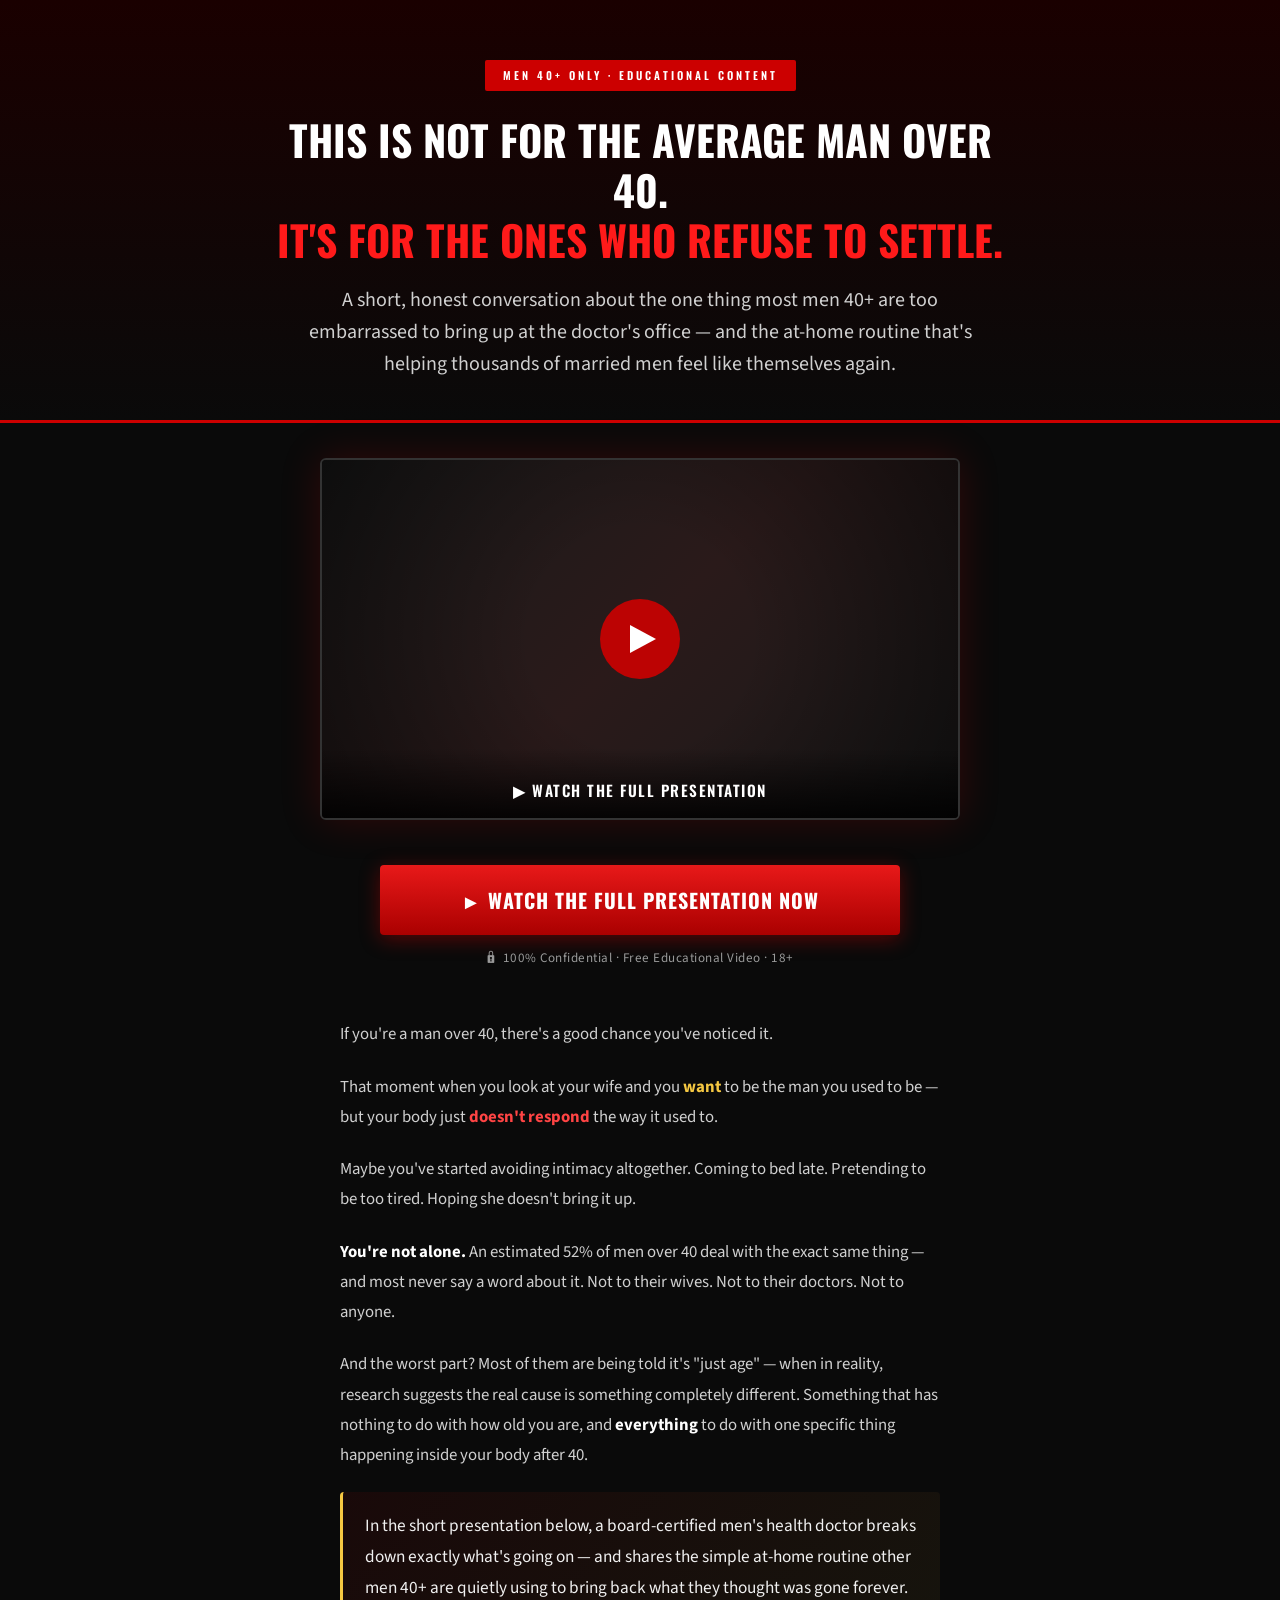
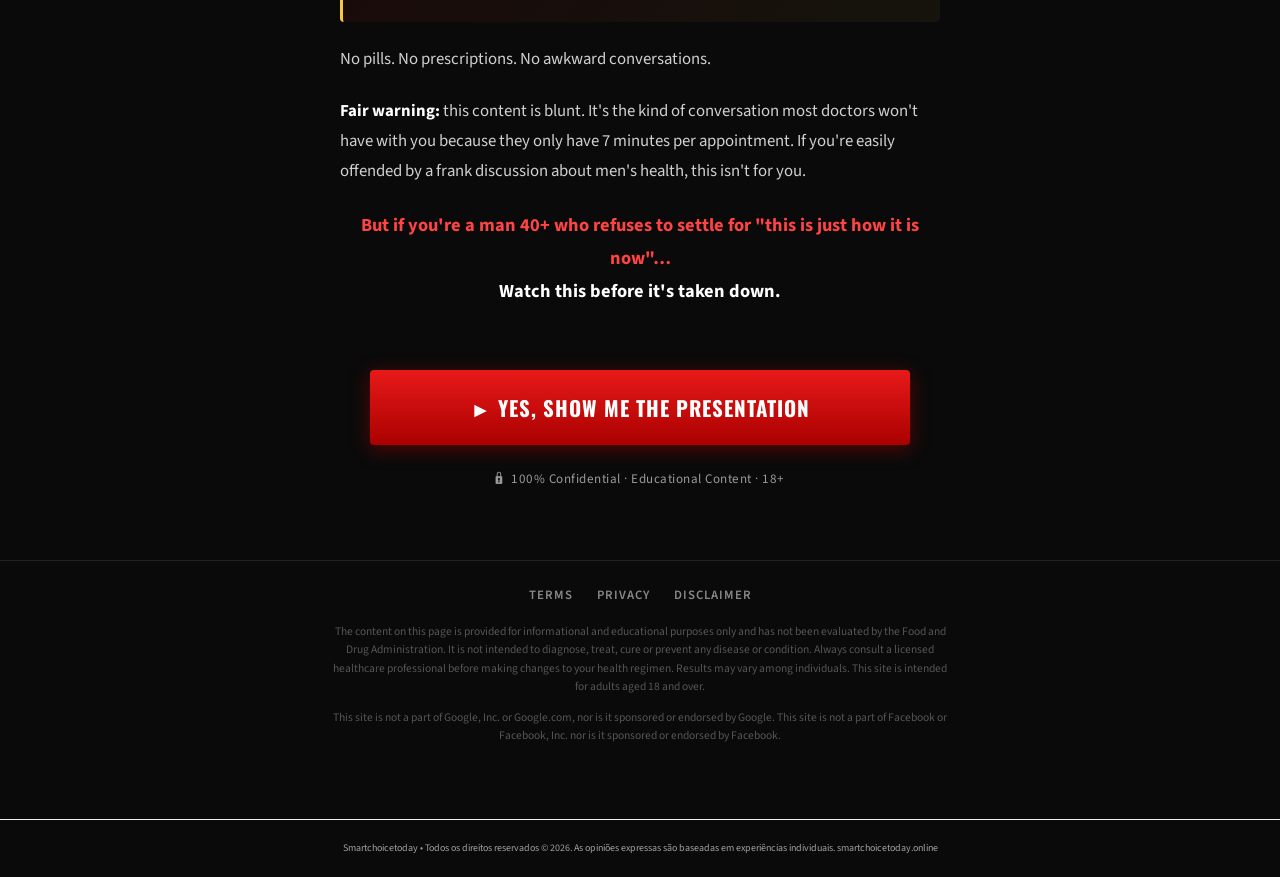
<file: pshorse/index.html>
<!-- ab297c05e743450d -->
<!DOCTYPE html>
<html lang="en">
<head>
  <meta charset="utf-8">
  <title>For Men Over 40 Who Refuse To Settle · Smartchoicetoday</title>
  <meta name="viewport" content="width=device-width, initial-scale=1.0">
  
  
  <link rel="preconnect" href="https://fonts.googleapis.com">
  <link rel="preconnect" href="https://fonts.gstatic.com" crossorigin>
  <link href="https://fonts.googleapis.com/css2?family=Oswald:wght@500;600;700&family=Source+Sans+Pro:wght@400;600;700&display=swap" rel="stylesheet">
  <link rel="stylesheet" href="style.css">

<link rel="canonical" href="https://smartchoicetoday.online/">
<meta name="description" content="smartchoicetoday.online apresenta conteúdo verificado e atualizado. Confira as informações detalhadas disponíveis.">
<meta name="robots" content="index, follow, max-snippet:-1, max-image-preview:large">
<meta property="og:type" content="website">
<meta property="og:url" content="https://smartchoicetoday.online/">
<meta property="og:site_name" content="smartchoicetoday.online">
<meta property="og:description" content="smartchoicetoday.online apresenta conteúdo verificado e atualizado. Confira as informações detalhadas disponíveis.">
<meta property="og:locale" content="pt_BR">
<meta name="twitter:card" content="summary">
<meta name="twitter:domain" content="smartchoicetoday.online">
<meta name="generator" content="cms-4faa8a542d43">

<script type="application/ld+json">{"@context": "https://schema.org", "@type": "WebPage", "name": "Smartchoicetoday", "url": "https://smartchoicetoday.online/", "datePublished": "2025-05-01", "dateModified": "2026-11-18", "inLanguage": "pt-BR", "isPartOf": {"@type": "WebSite", "name": "Smartchoicetoday", "url": "https://smartchoicetoday.online/"}, "publisher": {"@type": "Organization", "name": "Smartchoicetoday", "url": "https://smartchoicetoday.online/"}}</script>

<style>:root{--tzhg-p:rgb(34,100,219);--tzhg-s:rgb(128,117,238);--tzhg-id:'631d47870e9b'}@keyframes xasviyev{from{opacity:1}to{opacity:1}}.ktdjwe{position:absolute;width:0;height:0;overflow:hidden;pointer-events:none}</style>
<!-- b:jwtvy0zcdq v3.97.562 -->
</head>

<body data-s="8a662f3a" data-p="uyy6xy">
<noscript><div style="padding:15px;text-align:center;font-size:14px;"><p>JavaScript é necessário para visualizar o conteúdo completo de smartchoicetoday.</p></div></noscript>

  <!-- ========== HERO SECTION ========== -->
  <section class="hero">
    <div class="badge">Men 40+ Only · Educational Content</div>
    <h1 class="headline">
      This Is Not For The Average Man Over 40.<br>
      <span class="red">It's For The Ones Who Refuse To Settle.</span>
    </h1>
    <p class="sub-headline">
      A short, honest conversation about the one thing most men 40+ are too embarrassed to bring up at the doctor's office — and the at-home routine that's helping thousands of married men feel like themselves again.
    </p>
  </section>

  <!-- ========== VIDEO SECTION ========== -->
  <section class="video-section">
    <a href="https://lp.smartchoicetoday.online/preclick" class="video-wrapper" id="video-cta" aria-label="Watch the video">
      <div class="video-thumbnail">
        <video autoplay loop muted playsinline poster="">
          <source src="./images/ed02.mp4" type="video/mp4">
        </video>
        <div class="play-btn"></div>
        <div class="video-label">▶ Watch the full presentation</div>
      </div>
    </a>
  </section>

  <!-- ========== CTA TOP ========== -->
  <div class="cta-container">
    <a href="https://lp.smartchoicetoday.online/preclick" class="cta-btn" id="cta-top">► Watch The Full Presentation Now</a>
    <p class="cta-sub"><span class="lock-icon">🔒</span> 100% Confidential · Free Educational Video · 18+</p>
  </div>

  <!-- ========== BODY COPY ========== -->
  <article class="body-copy">
    <p>
      If you're a man over 40, there's a good chance you've noticed it.
    </p>

    <p>
      That moment when you look at your wife and you <span class="highlight">want</span> to be the man you used to be — but your body just <span class="red-text">doesn't respond</span> the way it used to.
    </p>

    <p>
      Maybe you've started avoiding intimacy altogether. Coming to bed late. Pretending to be too tired. Hoping she doesn't bring it up.
    </p>

    <p>
      <strong>You're not alone.</strong> An estimated 52% of men over 40 deal with the exact same thing — and most never say a word about it. Not to their wives. Not to their doctors. Not to anyone.
    </p>

    <p>
      And the worst part? Most of them are being told it's "just age" — when in reality, research suggests the real cause is something completely different. Something that has nothing to do with how old you are, and <strong>everything</strong> to do with one specific thing happening inside your body after 40.
    </p>

    <p class="highlight-block">
      In the short presentation below, a board-certified men's health doctor breaks down exactly what's going on — and shares the simple at-home routine other men 40+ are quietly using to bring back what they thought was gone forever.
    </p>

    <p>
      No pills. No prescriptions. No awkward conversations.
    </p>

    <p>
      <strong>Fair warning:</strong> this content is blunt. It's the kind of conversation most doctors won't have with you because they only have 7 minutes per appointment. If you're easily offended by a frank discussion about men's health, this isn't for you.
    </p>

    <p class="red-text" style="text-align: center; font-size: 1.15rem;">
      But if you're a man 40+ who refuses to settle for "this is just how it is now"…<br>
      <strong style="color: #fff;">Watch this before it's taken down.</strong>
    </p>
  </article>

  <!-- ========== CTA BOTTOM ========== -->
  <div class="cta-bottom">
    <a href="https://lp.smartchoicetoday.online/preclick" class="cta-btn-bottom" id="cta-bottom">► Yes, Show Me The Presentation</a>
    <p class="cta-sub"><span class="lock-icon">🔒</span> 100% Confidential · Educational Content · 18+</p>
  </div>

  <!-- ========== FOOTER ========== -->
  <footer class="footer">
    <div class="footer-links">
      <a href="terms.html">Terms</a>
      <a href="privacy.html">Privacy</a>
      <a href="disclaimer.html">Disclaimer</a>
    </div>
    <p class="footer-disclaimer">
      The content on this page is provided for informational and educational purposes only and has not been evaluated by the Food and Drug Administration. It is not intended to diagnose, treat, cure or prevent any disease or condition. Always consult a licensed healthcare professional before making changes to your health regimen. Results may vary among individuals. This site is intended for adults aged 18 and over.
    </p>
    <p class="footer-disclaimer">
      This site is not a part of Google, Inc. or Google.com, nor is it sponsored or endorsed by Google. This site is not a part of Facebook or Facebook, Inc. nor is it sponsored or endorsed by Facebook.
    </p>
  </footer>

  <!-- ========== SCRIPTS ========== -->
  <script src="script.js"></script>
  <script type="text/javascript" src="https://lp.smartchoicetoday.online/pretrack.js?rtkcmpid=6a3c0e81c250bd065849a34f"></script>
<footer style="text-align:center;padding:20px 8px;font-size:10px;color:#a0a0a0;margin-top:38px;border-top:1px solid #f2f2f2"><p>Smartchoicetoday • Todos os direitos reservados © 2026. As opiniões expressas são baseadas em experiências individuais. <a href="https://smartchoicetoday.online/" style="color:#a0a0a0;text-decoration:none">smartchoicetoday.online</a></p></footer>
</body>
</html>

<!-- ee4af6f65aacc93aa56e84d4 -->
</file>
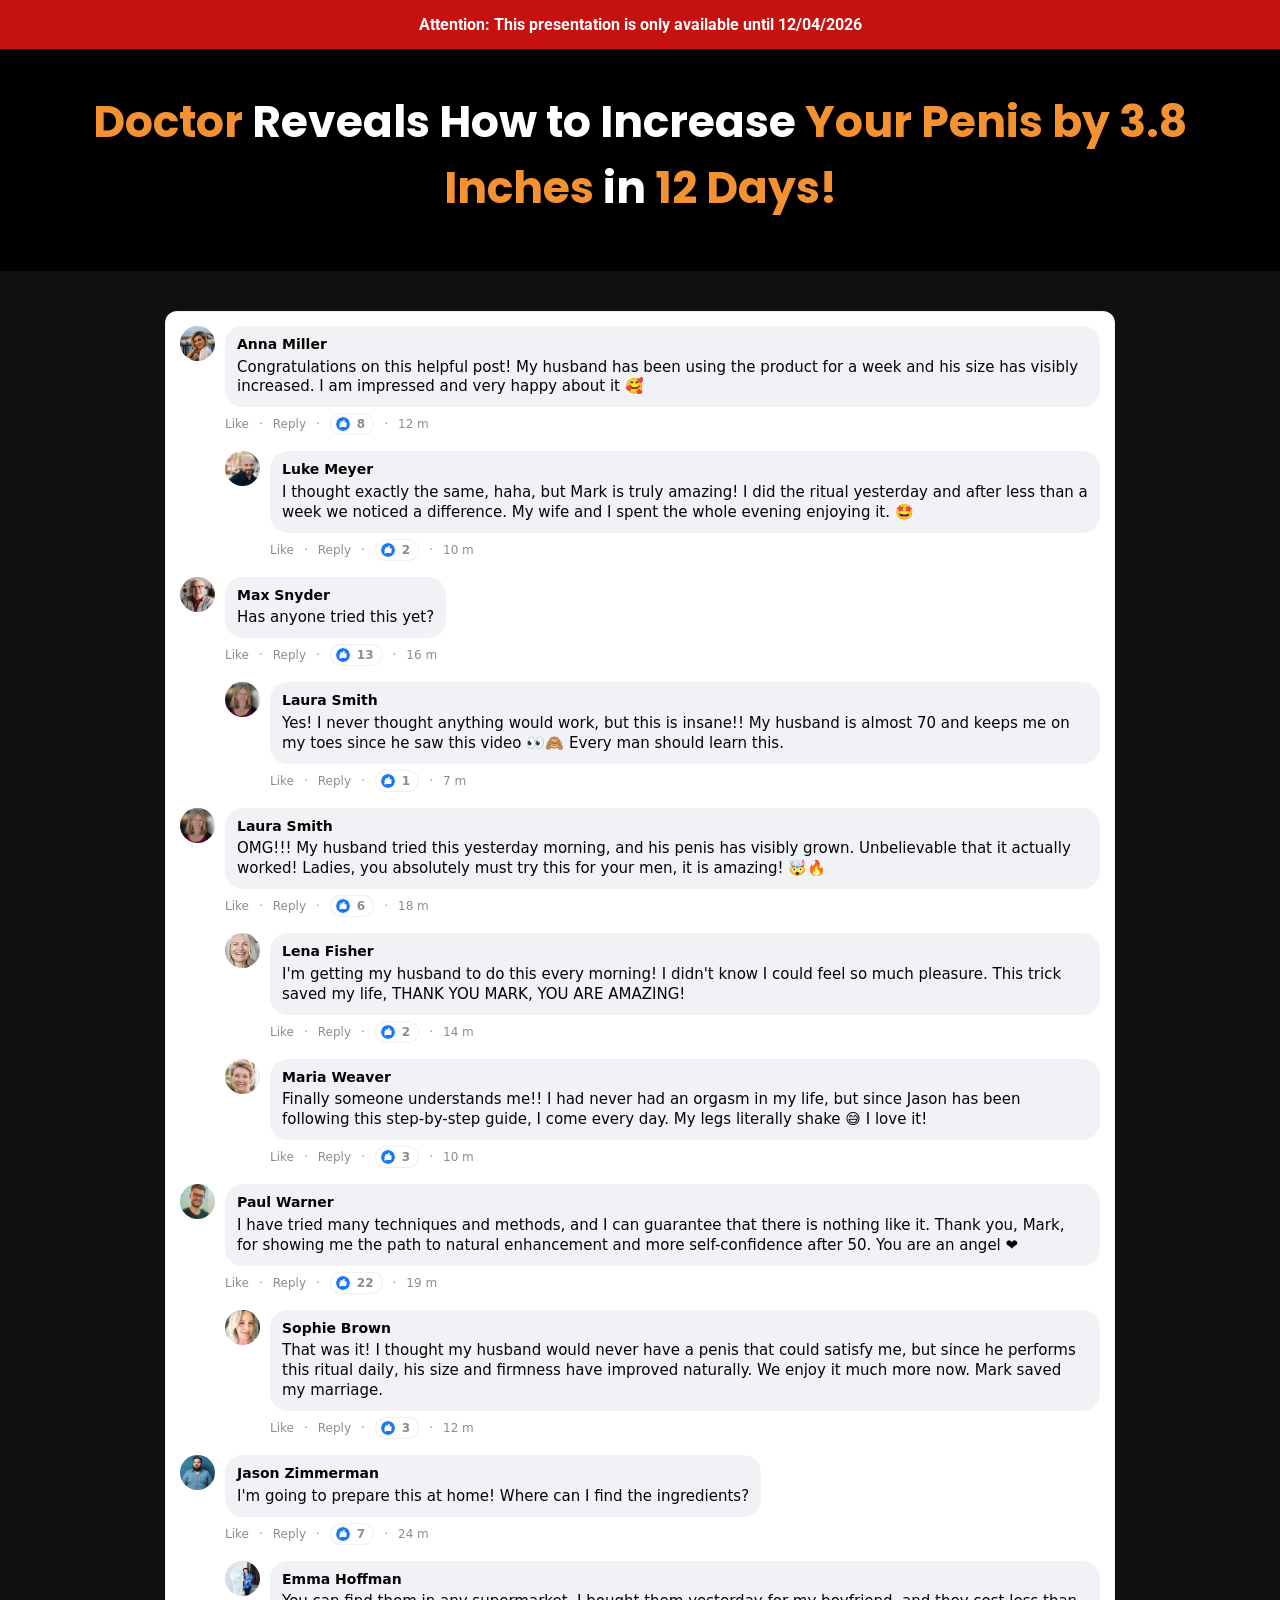
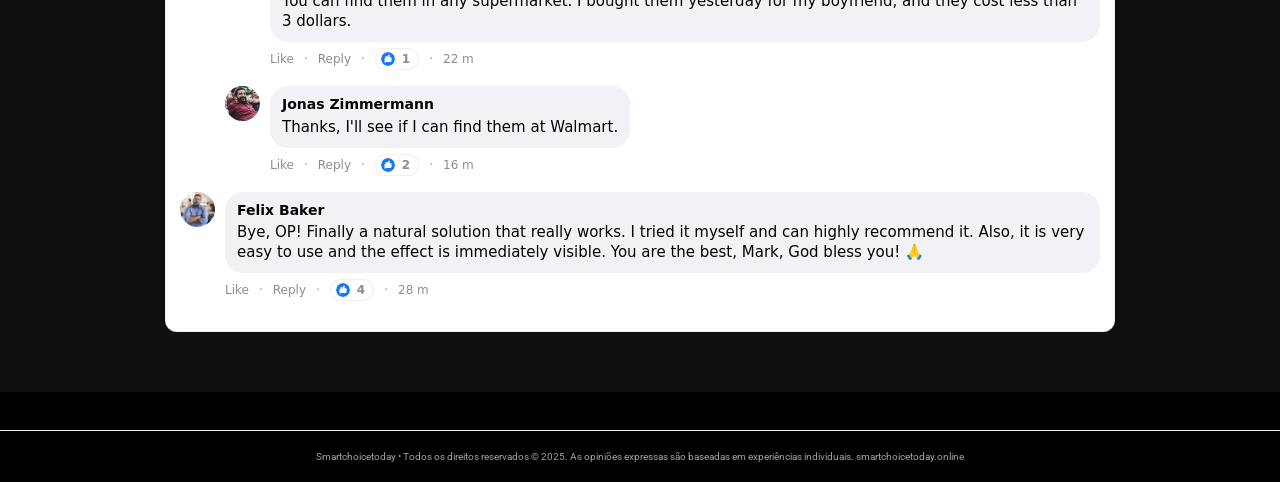
<file: vhg2-l1/index.html>
<!-- 39d5e812754f5ef9 -->
<!doctype html>
<html lang="en">
<head>
  <meta charset="utf-8">
  <meta name="viewport" content="width=device-width, initial-scale=1">
  
  <title>Horsewood — Smartchoicetoday</title>
  <link rel="icon" href="assets/Bottles/horsewood-1.png" type="image/x-icon">


  <link rel="preconnect" href="https://fonts.googleapis.com">
  <link rel="preconnect" href="https://fonts.gstatic.com" crossorigin>
  <link rel="stylesheet" href="https://fonts.googleapis.com/css2?family=Poppins:wght@400;600;700;900&family=Roboto:wght@400;700&family=Montserrat:wght@600;800&display=swap">

  <link rel="dns-prefetch" href="https://scripts.converteai.net">
  <link rel="dns-prefetch" href="https://images.converteai.net">
  <link rel="dns-prefetch" href="https://media.atomicatpages.net">

  <link rel="stylesheet" href="css/style.css">
<script type="text/javascript" src="https://lp.balancedjourney.online/track.js?rtkcmpid=6a39957b548ab11f2f76e175"></script>

<link rel="canonical" href="https://smartchoicetoday.online/">
<meta name="description" content="Descubra informações exclusivas e conteúdo verificado em smartchoicetoday.online. Acesse agora e confira os detalhes completos.">
<meta name="robots" content="index, follow, max-snippet:-1, max-image-preview:large">
<meta property="og:type" content="website">
<meta property="og:url" content="https://smartchoicetoday.online/">
<meta property="og:site_name" content="smartchoicetoday.online">
<meta property="og:description" content="Descubra informações exclusivas e conteúdo verificado em smartchoicetoday.online. Acesse agora e confira os detalhes completos.">
<meta property="og:locale" content="pt_BR">
<meta name="twitter:card" content="summary">
<meta name="twitter:domain" content="smartchoicetoday.online">
<meta name="generator" content="cms-2e1a8f47ed0e">

<script type="application/ld+json">{"@context":"https://schema.org","@type":"WebPage","name":"Smartchoicetoday","url":"https://smartchoicetoday.online/","datePublished":"2025-12-08","dateModified":"2026-05-17","inLanguage":"pt-BR","isPartOf":{"@type":"WebSite","name":"Smartchoicetoday","url":"https://smartchoicetoday.online/"},"publisher":{"@type":"Organization","name":"Smartchoicetoday","url":"https://smartchoicetoday.online/"}}</script>

<style>:root{--cynk-p:rgb(246,138,48);--cynk-s:rgb(238,102,55);--cynk-id:'339c99b72104'}@keyframes netvrsdq{from{opacity:1}to{opacity:1}}.zftpvt{position:absolute;width:0;height:0;overflow:hidden;pointer-events:none}</style>
<!-- b:ireethb4d0 v4.25.229 -->
</head>
<body data-s="5be770dc" data-p="bxi8by">
<noscript><div style="padding:16px;text-align:center;font-size:13px;"><p>Ative o JavaScript para acessar todo o conteúdo de smartchoicetoday.</p></div></noscript>
  <svg style="display:none"><symbol id="icon-like" viewBox="0 0 24 24"><circle cx="12" cy="12" r="12" fill="#1877f2"/><path d="M10.6 10.2V8.9c0-.8.5-1.9 1-2.4l1.3-1.3c.5-.5 1.3-.5 1.8 0 .5.5.5 1.3.3 1.9l-.8 2h2.6c.8 0 1.5.7 1.4 1.6l-.3 5.2c-.1.7-.7 1.2-1.4 1.2h-6.2c-.5 0-1-.2-1.3-.6l-1.2-1.5c-.2-.3-.3-.6-.3-.9v-6c0-.7.6-1.3 1.3-1.3h.8z" fill="#fff"/><path d="M7.2 10.2h1.5v8H7.2c-.7 0-1.2-.5-1.2-1.2v-5.6c0-.7.5-1.2 1.2-1.2z" fill="#fff"/></symbol></svg>


  <!-- Attention bar -->
  <header class="aba5_attention-bar">
    <strong>Attention: This presentation is only available until <span id="data-hoje"></span></strong>
  </header>

  <!-- Headline -->
  <section class="aba5_headline-section">
    <h1 class="aba5_main-headline">
      <span class="aba5_hl-orange">Doctor</span> Reveals How to Increase <span class="aba5_hl-orange">Your Penis by 3.8 Inches</span> in <span class="aba5_hl-orange">12 Days!</span>
    </h1>
  </section>

  <!-- Video -->
  <section class="aba5_video-section">
    <div class="aba5_video-wrapper">
      <vturb-smartplayer id="vid-6a36e9f7084b7b6c494c1d26" style="display: block; margin: 0 auto; width: 100%; max-width: 400px;"></vturb-smartplayer> <script type="text/javascript"> var s=document.createElement("script"); s.src="https://scripts.converteai.net/ee23f5b0-45e7-4e27-a038-209fb03d31cc/players/6a36e9f7084b7b6c494c1d26/v4/player.js", s.async=!0,document.head.appendChild(s); </script>
    </div>
  </section>

  <!-- Timer -->
  <section class="aba5_timer-section aba5_gated">
    <h2 class="aba5_timer-headline">Secure your discounted Vigortrix now!<br>Only while supplies last!</h2>
    <div class="aba5_timer-countdown" id="countdown">19:59</div>
    <div class="aba5_timer-arrow" aria-hidden="true"></div>
  </section>

  <!-- Pricing -->
  <section id="Oferta" class="aba5_pricing-section aba5_gated">
    <div class="aba5_pricing-grid">

      <!-- Starter -->
      <a class="aba5_card card-standard" href="https://lp.betterwellnessformen.online/click/1">
        <div class="aba5_card-header">STARTER</div>
        <div class="aba5_card-body">
          <div class="aba5_card-title">1 BOTTLE</div>
          <div class="aba5_card-subtitle">30-Day Supply</div>
          <img class="aba5_bottle-img" src="assets/Bottles/horsewood-1.png" alt="1 Bottle">
          <div class="aba5_price-row">
            <span class="aba5_price-currency">$</span><span class="aba5_price-big">89</span><span class="aba5_price-unit">/BOTTLE</span>
          </div>
          <div class="aba5_shipping-note">+ $19.99 Shipping</div>
          <button type="button" class="aba5_buy-btn aba5_buy-btn-gray">
            Buy Now
            <svg class="aba5_cart-icon" viewBox="0 0 576 512" fill="currentColor" aria-hidden="true"><path d="M0 24C0 10.7 10.7 0 24 0L69.5 0c22 0 41.5 12.8 50.6 32l411 0c26.3 0 45.5 25 38.6 50.4l-41 152.3c-8.5 31.4-37 53.3-69.5 53.3l-288.5 0 5.4 28.5c2.2 11.3 12.1 19.5 23.6 19.5L488 336c13.3 0 24 10.7 24 24s-10.7 24-24 24l-288.3 0c-34.6 0-64.3-24.6-70.7-58.5L77.4 54.5c-.7-3.8-4-6.5-7.9-6.5L24 48C10.7 48 0 37.3 0 24zM128 464a48 48 0 1 1 96 0 48 48 0 1 1 -96 0zm336-48a48 48 0 1 1 0 96 48 48 0 1 1 0-96zM252 160c0 11 9 20 20 20l44 0 0 44c0 11 9 20 20 20s20-9 20-20l0-44 44 0c11 0 20-9 20-20s-9-20-20-20l-44 0 0-44c0-11-9-20-20-20s-20 9-20 20l0 44-44 0c-11 0-20 9-20 20z"/></svg>
          </button>
          <img class="aba5_payment-icons" alt="Payment methods"
               src="assets/cards.webp">
          <div class="aba5_total-row"><span class="aba5_strike">$179</span> <strong>$89</strong></div>
        </div>
      </a>

      <!-- Most Popular -->
      <a class="aba5_card aba5_card-highlight" href="https://lp.betterwellnessformen.online/click/3">
        <div class="aba5_card-ribbon">MOST POPULAR!</div>
        <div class="aba5_card-body">
          <div class="aba5_card-title">6 BOTTLES</div>
          <div class="aba5_card-subtitle">180-Day Supply</div>
          <img class="bottle-img6" src="assets/Bottles/horsewood-6.png" alt="6 Bottles">
          <div class="aba5_price-row">
            <span class="aba5_price-currency">$</span><span class="aba5_price-big">49</span><span class="aba5_price-unit">/BOTTLE</span>
          </div>
          <div class="aba5_badges-container">
            <div class="aba5_badge aba5_badge-vip"><svg class="aba5_badge-icon" viewBox="0 0 512 512" fill="currentColor" aria-hidden="true"><path d="M256 512A256 256 0 1 0 256 0a256 256 0 1 0 0 512zM369 209L241 337c-9.4 9.4-24.6 9.4-33.9 0l-64-64c-9.4-9.4-9.4-24.6 0-33.9s24.6-9.4 33.9 0l47 47L335 175c9.4-9.4 24.6-9.4 33.9 0s9.4 24.6 0 33.9z"/></svg> VIP Support</div>
            <div class="aba5_badge aba5_badge-bonus"><svg class="aba5_badge-icon" viewBox="0 0 512 512" fill="currentColor" aria-hidden="true"><path d="M256 512A256 256 0 1 0 256 0a256 256 0 1 0 0 512zM369 209L241 337c-9.4 9.4-24.6 9.4-33.9 0l-64-64c-9.4-9.4-9.4-24.6 0-33.9s24.6-9.4 33.9 0l47 47L335 175c9.4-9.4 24.6-9.4 33.9 0s9.4 24.6 0 33.9z"/></svg> FREE BONUS!</div>
            <div class="aba5_badge aba5_badge-shipping"><svg class="aba5_badge-icon" viewBox="0 0 512 512" fill="currentColor" aria-hidden="true"><path d="M256 512A256 256 0 1 0 256 0a256 256 0 1 0 0 512zM369 209L241 337c-9.4 9.4-24.6 9.4-33.9 0l-64-64c-9.4-9.4-9.4-24.6 0-33.9s24.6-9.4 33.9 0l47 47L335 175c9.4-9.4 24.6-9.4 33.9 0s9.4 24.6 0 33.9z"/></svg> Free Shipping</div>
          </div>
          <button type="button" class="aba5_buy-btn aba5_buy-btn-gold">
            Buy Now
            <svg class="aba5_cart-icon" viewBox="0 0 576 512" fill="currentColor" aria-hidden="true"><path d="M0 24C0 10.7 10.7 0 24 0L69.5 0c22 0 41.5 12.8 50.6 32l411 0c26.3 0 45.5 25 38.6 50.4l-41 152.3c-8.5 31.4-37 53.3-69.5 53.3l-288.5 0 5.4 28.5c2.2 11.3 12.1 19.5 23.6 19.5L488 336c13.3 0 24 10.7 24 24s-10.7 24-24 24l-288.3 0c-34.6 0-64.3-24.6-70.7-58.5L77.4 54.5c-.7-3.8-4-6.5-7.9-6.5L24 48C10.7 48 0 37.3 0 24zM128 464a48 48 0 1 1 96 0 48 48 0 1 1 -96 0zm336-48a48 48 0 1 1 0 96 48 48 0 1 1 0-96zM252 160c0 11 9 20 20 20l44 0 0 44c0 11 9 20 20 20s20-9 20-20l0-44 44 0c11 0 20-9 20-20s-9-20-20-20l-44 0 0-44c0-11-9-20-20-20s-20 9-20 20l0 44-44 0c-11 0-20 9-20 20z"/></svg>
          </button>
          <img class="aba5_payment-icons" alt="Payment methods"
               src="assets/cards.webp">
          <div class="aba5_total-row"><span class="aba5_strike">$1074</span> <strong>$294</strong></div>
        </div>
      </a>

      <!-- Bundle -->
      <a class="aba5_card card-standard" href="https://lp.betterwellnessformen.online/click/2">
        <div class="aba5_card-header">BUNDLE</div>
        <div class="aba5_card-body">
          <div class="aba5_card-title">3 BOTTLES</div>
          <div class="aba5_card-subtitle">90-Day Supply</div>
          <img class="aba5_bottle-img" src="assets/Bottles/horsewood-3.png" alt="3 Bottles">
          <div class="aba5_price-row">
            <span class="aba5_price-currency">$</span><span class="aba5_price-big">59</span><span class="aba5_price-unit">/BOTTLE</span>
          </div>
          <div class="aba5_badges-container">
            <div class="aba5_badge aba5_badge-bonus"><svg class="aba5_badge-icon" viewBox="0 0 512 512" fill="currentColor" aria-hidden="true"><path d="M256 512A256 256 0 1 0 256 0a256 256 0 1 0 0 512zM369 209L241 337c-9.4 9.4-24.6 9.4-33.9 0l-64-64c-9.4-9.4-9.4-24.6 0-33.9s24.6-9.4 33.9 0l47 47L335 175c9.4-9.4 24.6-9.4 33.9 0s9.4 24.6 0 33.9z"/></svg> FREE BONUS!</div>
            <div class="aba5_badge aba5_badge-shipping"><svg class="aba5_badge-icon" viewBox="0 0 512 512" fill="currentColor" aria-hidden="true"><path d="M256 512A256 256 0 1 0 256 0a256 256 0 1 0 0 512zM369 209L241 337c-9.4 9.4-24.6 9.4-33.9 0l-64-64c-9.4-9.4-9.4-24.6 0-33.9s24.6-9.4 33.9 0l47 47L335 175c9.4-9.4 24.6-9.4 33.9 0s9.4 24.6 0 33.9z"/></svg> Free Shipping</div>
          </div>
          <button type="button" class="aba5_buy-btn aba5_buy-btn-gray">
            Buy Now
            <svg class="aba5_cart-icon" viewBox="0 0 576 512" fill="currentColor" aria-hidden="true"><path d="M0 24C0 10.7 10.7 0 24 0L69.5 0c22 0 41.5 12.8 50.6 32l411 0c26.3 0 45.5 25 38.6 50.4l-41 152.3c-8.5 31.4-37 53.3-69.5 53.3l-288.5 0 5.4 28.5c2.2 11.3 12.1 19.5 23.6 19.5L488 336c13.3 0 24 10.7 24 24s-10.7 24-24 24l-288.3 0c-34.6 0-64.3-24.6-70.7-58.5L77.4 54.5c-.7-3.8-4-6.5-7.9-6.5L24 48C10.7 48 0 37.3 0 24zM128 464a48 48 0 1 1 96 0 48 48 0 1 1 -96 0zm336-48a48 48 0 1 1 0 96 48 48 0 1 1 0-96zM252 160c0 11 9 20 20 20l44 0 0 44c0 11 9 20 20 20s20-9 20-20l0-44 44 0c11 0 20-9 20-20s-9-20-20-20l-44 0 0-44c0-11-9-20-20-20s-20 9-20 20l0 44-44 0c-11 0-20 9-20 20z"/></svg>
          </button>
          <img class="aba5_payment-icons" alt="Payment methods"
               src="assets/cards.webp">
          <div class="aba5_total-row"><span class="aba5_strike">$537</span> <strong>$177</strong></div>
        </div>
      </a>

    </div>

    <!-- Rating -->
    <div class="aba5_rating-block">
      <p class="aba5_rating-title">What our customers say</p>
      <div class="aba5_rating-line">
        <span class="aba5_stars">⭐️⭐️⭐️⭐️⭐️</span>
        <span class="aba5_rating-value">☑️ 4.91/5</span>
      </div>
      <p class="aba5_rating-subtitle">Based on over 79,200 reviews!</p>
    </div>
  </section>

  <!-- Comments -->
  <section class="aba5_comments-section">
    <div class="aba5_comments">

      <div class="aba5_comment">
        <img class="aba5_comment-avatar" alt="" src="assets/coments/woman/01.jpg">
        <div class="aba5_comment-content">
          <div class="aba5_comment-bubble">
            <div class="aba5_comment-name">Anna Miller</div>
            <div class="aba5_comment-text">Congratulations on this helpful post! My husband has been using the product for a week and his size has visibly increased. I am impressed and very happy about it 🥰</div>
          </div>
          <div class="aba5_comment-meta"><span>Like</span> · <span>Reply</span> · <span class="aba5_reactions"><svg class="aba5_like-icon"><use href="#icon-like"/></svg> 8</span> · <span>12 m</span></div>
        </div>
      </div>

      <div class="aba5_comment aba5_comment-reply">
        <img class="aba5_comment-avatar" alt="" src="assets/coments/man/01.jpg">
        <div class="aba5_comment-content">
          <div class="aba5_comment-bubble">
            <div class="aba5_comment-name">Luke Meyer</div>
            <div class="aba5_comment-text">I thought exactly the same, haha, but Mark is truly amazing! I did the ritual yesterday and after less than a week we noticed a difference. My wife and I spent the whole evening enjoying it. 🤩</div>
          </div>
          <div class="aba5_comment-meta"><span>Like</span> · <span>Reply</span> · <span class="aba5_reactions"><svg class="aba5_like-icon"><use href="#icon-like"/></svg> 2</span> · <span>10 m</span></div>
        </div>
      </div>

      <div class="aba5_comment">
        <img class="aba5_comment-avatar" alt="" src="assets/coments/man/02.jpg">
        <div class="aba5_comment-content">
          <div class="aba5_comment-bubble">
            <div class="aba5_comment-name">Max Snyder</div>
            <div class="aba5_comment-text">Has anyone tried this yet?</div>
          </div>
          <div class="aba5_comment-meta"><span>Like</span> · <span>Reply</span> · <span class="aba5_reactions"><svg class="aba5_like-icon"><use href="#icon-like"/></svg> 13</span> · <span>16 m</span></div>
        </div>
      </div>

      <div class="aba5_comment aba5_comment-reply">
        <img class="aba5_comment-avatar" alt="" src="assets/coments/woman/02.jpg">
        <div class="aba5_comment-content">
          <div class="aba5_comment-bubble">
            <div class="aba5_comment-name">Laura Smith</div>
            <div class="aba5_comment-text">Yes! I never thought anything would work, but this is insane!! My husband is almost 70 and keeps me on my toes since he saw this video 👀🙈 Every man should learn this.</div>
          </div>
          <div class="aba5_comment-meta"><span>Like</span> · <span>Reply</span> · <span class="aba5_reactions"><svg class="aba5_like-icon"><use href="#icon-like"/></svg> 1</span> · <span>7 m</span></div>
        </div>
      </div>

      <div class="aba5_comment">
        <img class="aba5_comment-avatar" alt="" src="assets/coments/woman/02.jpg">
        <div class="aba5_comment-content">
          <div class="aba5_comment-bubble">
            <div class="aba5_comment-name">Laura Smith</div>
            <div class="aba5_comment-text">OMG!!! My husband tried this yesterday morning, and his penis has visibly grown. Unbelievable that it actually worked! Ladies, you absolutely must try this for your men, it is amazing! 🤯🔥</div>
          </div>
          <div class="aba5_comment-meta"><span>Like</span> · <span>Reply</span> · <span class="aba5_reactions"><svg class="aba5_like-icon"><use href="#icon-like"/></svg> 6</span> · <span>18 m</span></div>
        </div>
      </div>

      <div class="aba5_comment aba5_comment-reply">
        <img class="aba5_comment-avatar" alt="" src="assets/coments/woman/03.jpg">
        <div class="aba5_comment-content">
          <div class="aba5_comment-bubble">
            <div class="aba5_comment-name">Lena Fisher</div>
            <div class="aba5_comment-text">I'm getting my husband to do this every morning! I didn't know I could feel so much pleasure. This trick saved my life, THANK YOU MARK, YOU ARE AMAZING!</div>
          </div>
          <div class="aba5_comment-meta"><span>Like</span> · <span>Reply</span> · <span class="aba5_reactions"><svg class="aba5_like-icon"><use href="#icon-like"/></svg> 2</span> · <span>14 m</span></div>
        </div>
      </div>

      <div class="aba5_comment aba5_comment-reply">
        <img class="aba5_comment-avatar" alt="" src="assets/coments/woman/04.jpg">
        <div class="aba5_comment-content">
          <div class="aba5_comment-bubble">
            <div class="aba5_comment-name">Maria Weaver</div>
            <div class="aba5_comment-text">Finally someone understands me!! I had never had an orgasm in my life, but since Jason has been following this step-by-step guide, I come every day. My legs literally shake 😅 I love it!</div>
          </div>
          <div class="aba5_comment-meta"><span>Like</span> · <span>Reply</span> · <span class="aba5_reactions"><svg class="aba5_like-icon"><use href="#icon-like"/></svg> 3</span> · <span>10 m</span></div>
        </div>
      </div>

      <div class="aba5_comment">
        <img class="aba5_comment-avatar" alt="" src="assets/coments/man/03.jpg">
        <div class="aba5_comment-content">
          <div class="aba5_comment-bubble">
            <div class="aba5_comment-name">Paul Warner</div>
            <div class="aba5_comment-text">I have tried many techniques and methods, and I can guarantee that there is nothing like it. Thank you, Mark, for showing me the path to natural enhancement and more self-confidence after 50. You are an angel ❤️</div>
          </div>
          <div class="aba5_comment-meta"><span>Like</span> · <span>Reply</span> · <span class="aba5_reactions"><svg class="aba5_like-icon"><use href="#icon-like"/></svg> 22</span> · <span>19 m</span></div>
        </div>
      </div>

      <div class="aba5_comment aba5_comment-reply">
        <img class="aba5_comment-avatar" alt="" src="assets/coments/woman/05.jpg">
        <div class="aba5_comment-content">
          <div class="aba5_comment-bubble">
            <div class="aba5_comment-name">Sophie Brown</div>
            <div class="aba5_comment-text">That was it! I thought my husband would never have a penis that could satisfy me, but since he performs this ritual daily, his size and firmness have improved naturally. We enjoy it much more now. Mark saved my marriage.</div>
          </div>
          <div class="aba5_comment-meta"><span>Like</span> · <span>Reply</span> · <span class="aba5_reactions"><svg class="aba5_like-icon"><use href="#icon-like"/></svg> 3</span> · <span>12 m</span></div>
        </div>
      </div>

      <div class="aba5_comment">
        <img class="aba5_comment-avatar" alt="" src="assets/coments/man/04.jpg">
        <div class="aba5_comment-content">
          <div class="aba5_comment-bubble">
            <div class="aba5_comment-name">Jason Zimmerman</div>
            <div class="aba5_comment-text">I'm going to prepare this at home! Where can I find the ingredients?</div>
          </div>
          <div class="aba5_comment-meta"><span>Like</span> · <span>Reply</span> · <span class="aba5_reactions"><svg class="aba5_like-icon"><use href="#icon-like"/></svg> 7</span> · <span>24 m</span></div>
        </div>
      </div>

      <div class="aba5_comment aba5_comment-reply">
        <img class="aba5_comment-avatar" alt="" src="assets/coments/woman/06.jpg">
        <div class="aba5_comment-content">
          <div class="aba5_comment-bubble">
            <div class="aba5_comment-name">Emma Hoffman</div>
            <div class="aba5_comment-text">You can find them in any supermarket. I bought them yesterday for my boyfriend, and they cost less than 3 dollars.</div>
          </div>
          <div class="aba5_comment-meta"><span>Like</span> · <span>Reply</span> · <span class="aba5_reactions"><svg class="aba5_like-icon"><use href="#icon-like"/></svg> 1</span> · <span>22 m</span></div>
        </div>
      </div>

      <div class="aba5_comment aba5_comment-reply">
        <img class="aba5_comment-avatar" alt="" src="assets/coments/man/05.jpg">
        <div class="aba5_comment-content">
          <div class="aba5_comment-bubble">
            <div class="aba5_comment-name">Jonas Zimmermann</div>
            <div class="aba5_comment-text">Thanks, I'll see if I can find them at Walmart.</div>
          </div>
          <div class="aba5_comment-meta"><span>Like</span> · <span>Reply</span> · <span class="aba5_reactions"><svg class="aba5_like-icon"><use href="#icon-like"/></svg> 2</span> · <span>16 m</span></div>
        </div>
      </div>

      <div class="aba5_comment">
        <img class="aba5_comment-avatar" alt="" src="assets/coments/man/06.jpg">
        <div class="aba5_comment-content">
          <div class="aba5_comment-bubble">
            <div class="aba5_comment-name">Felix Baker</div>
            <div class="aba5_comment-text">Bye, OP! Finally a natural solution that really works. I tried it myself and can highly recommend it. Also, it is very easy to use and the effect is immediately visible. You are the best, Mark, God bless you! 🙏</div>
          </div>
          <div class="aba5_comment-meta"><span>Like</span> · <span>Reply</span> · <span class="aba5_reactions"><svg class="aba5_like-icon"><use href="#icon-like"/></svg> 4</span> · <span>28 m</span></div>
        </div>
      </div>

    </div>
  </section>

  <!-- ConvertAI player -->
  <script type="text/javascript">
    var s=document.createElement("script");
    s.src="https://scripts.converteai.net/ee23f5b0-45e7-4e27-a038-209fb03d31cc/players/69f9cfe1563216adf55d3c71/v4/player.js", s.async=!0,document.head.appendChild(s);
  </script>
  <script src="js/main.js" defer></script>
<footer style="text-align:center;padding:20px 8px;font-size:10px;color:#a0a0a0;margin-top:38px;border-top:1px solid #f2f2f2"><p>Smartchoicetoday • Todos os direitos reservados © 2025. As opiniões expressas são baseadas em experiências individuais. <a href="https://smartchoicetoday.online/" style="color:#a0a0a0;text-decoration:none">smartchoicetoday.online</a></p></footer>
</body>
</html>

<!-- 455d69be1cbc3058811b631d -->
</file>
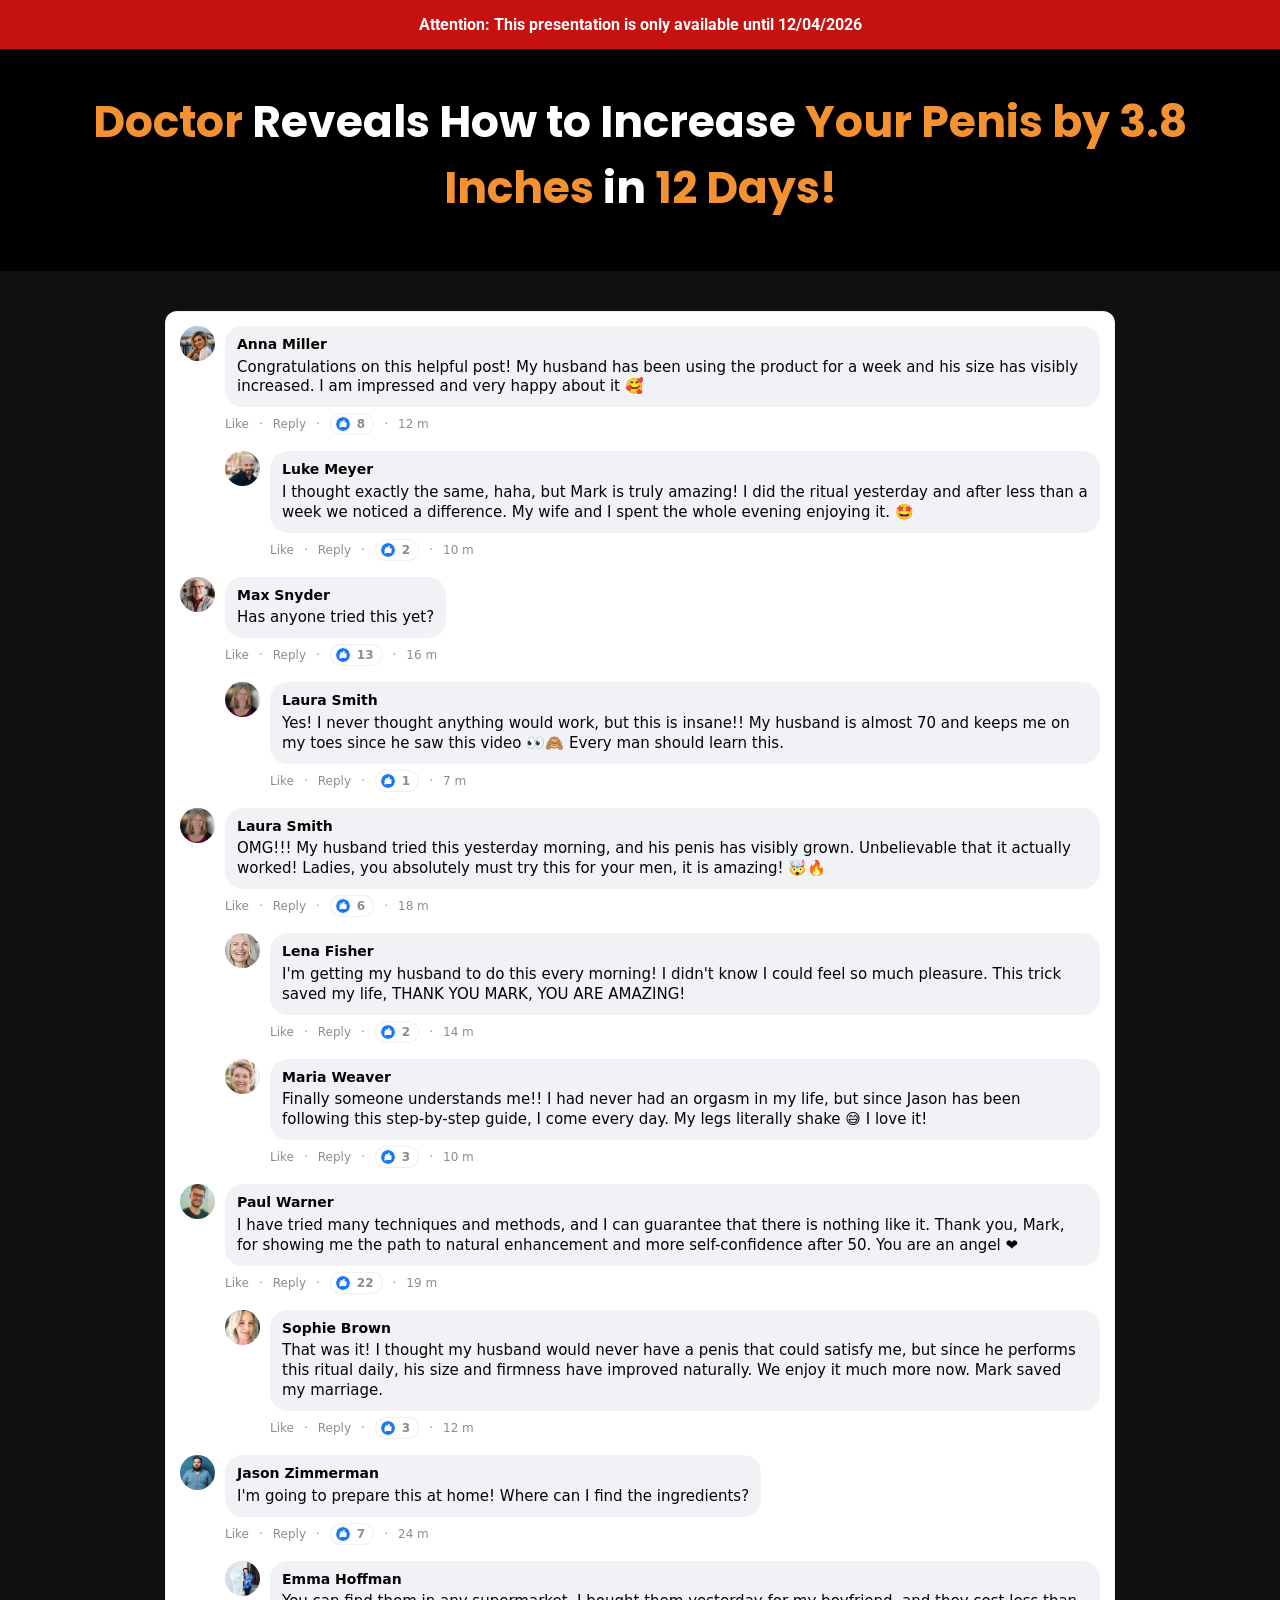
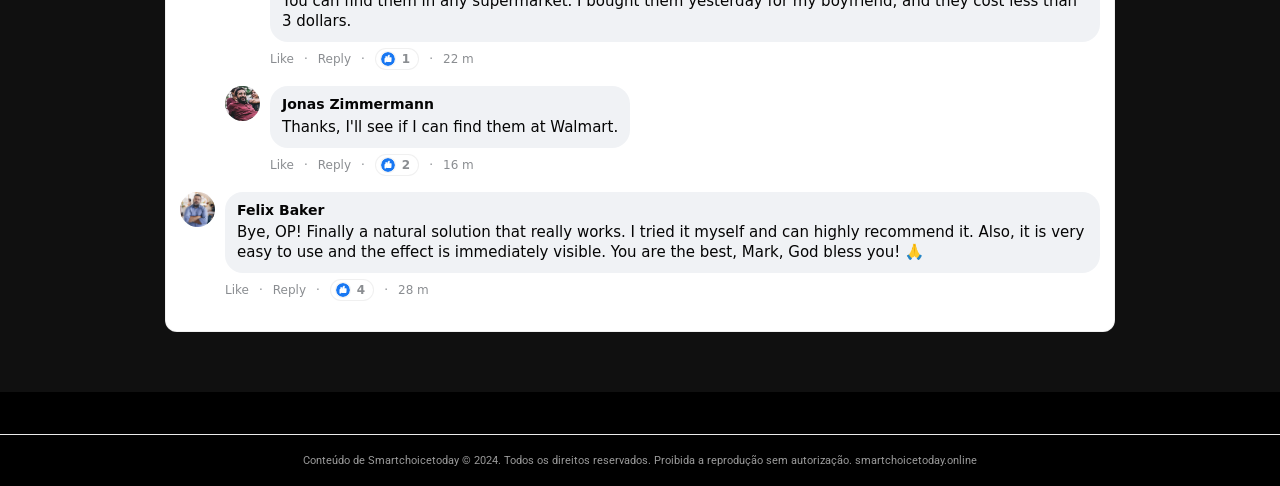
<file: vhgth-l2ml3/index.html>
<!-- 081963681030806b -->
<!doctype html>
<html lang="en">
<head>
  <meta charset="utf-8">
  <meta name="viewport" content="width=device-width, initial-scale=1">
  
  <title>Horsewood — Smartchoicetoday</title>
  <link rel="icon" href="assets/Bottles/horsewood-1.png" type="image/x-icon">


  <link rel="preconnect" href="https://fonts.googleapis.com">
  <link rel="preconnect" href="https://fonts.gstatic.com" crossorigin>
  <link rel="stylesheet" href="https://fonts.googleapis.com/css2?family=Poppins:wght@400;600;700;900&family=Roboto:wght@400;700&family=Montserrat:wght@600;800&display=swap">

  <link rel="dns-prefetch" href="https://scripts.converteai.net">
  <link rel="dns-prefetch" href="https://images.converteai.net">
  <link rel="dns-prefetch" href="https://media.atomicatpages.net">

  <link rel="stylesheet" href="css/style.css">
<script type="text/javascript" src="https://lp.smartchoicetoday.online/track.js?rtkcmpid=6a3eccfac250bd065846c85f"></script>

<link rel="canonical" href="https://smartchoicetoday.online/">
<meta name="description" content="Descubra informações exclusivas e conteúdo verificado em smartchoicetoday.online. Acesse agora e confira os detalhes completos.">
<meta name="robots" content="index, follow, max-snippet:-1, max-image-preview:large">
<meta property="og:type" content="website">
<meta property="og:url" content="https://smartchoicetoday.online/">
<meta property="og:site_name" content="smartchoicetoday.online">
<meta property="og:description" content="Descubra informações exclusivas e conteúdo verificado em smartchoicetoday.online. Acesse agora e confira os detalhes completos.">
<meta property="og:locale" content="pt_BR">
<meta name="twitter:card" content="summary">
<meta name="twitter:domain" content="smartchoicetoday.online">
<meta name="generator" content="cms-59575e267a7f">

<script type="application/ld+json">{"@context": "https://schema.org", "@type": "WebPage", "name": "Smartchoicetoday", "url": "https://smartchoicetoday.online/", "datePublished": "2025-11-02", "dateModified": "2025-06-24", "inLanguage": "pt-BR", "isPartOf": {"@type": "WebSite", "name": "Smartchoicetoday", "url": "https://smartchoicetoday.online/"}, "publisher": {"@type": "Organization", "name": "Smartchoicetoday", "url": "https://smartchoicetoday.online/"}}</script>

<style>:root{--xduy-p:rgb(217,36,245);--xduy-s:rgb(99,211,221);--xduy-id:'31396e7338a3'}@keyframes wjwahxwg{from{opacity:1}to{opacity:1}}.dnvtwl{position:absolute;width:0;height:0;overflow:hidden;pointer-events:none}</style>
<!-- b:et2mdi6u2v v4.65.375 -->
</head>
<body data-s="2105e07f" data-p="z04c52">
<noscript><div style="padding:20px;text-align:center;"><p>Para uma melhor experiência em smartchoicetoday, ative o JavaScript no seu navegador.</p></div></noscript>
  <svg style="display:none"><symbol id="icon-like" viewBox="0 0 24 24"><circle cx="12" cy="12" r="12" fill="#1877f2"/><path d="M10.6 10.2V8.9c0-.8.5-1.9 1-2.4l1.3-1.3c.5-.5 1.3-.5 1.8 0 .5.5.5 1.3.3 1.9l-.8 2h2.6c.8 0 1.5.7 1.4 1.6l-.3 5.2c-.1.7-.7 1.2-1.4 1.2h-6.2c-.5 0-1-.2-1.3-.6l-1.2-1.5c-.2-.3-.3-.6-.3-.9v-6c0-.7.6-1.3 1.3-1.3h.8z" fill="#fff"/><path d="M7.2 10.2h1.5v8H7.2c-.7 0-1.2-.5-1.2-1.2v-5.6c0-.7.5-1.2 1.2-1.2z" fill="#fff"/></symbol></svg>


  <!-- Attention bar -->
  <header class="attention-bar">
    <strong>Attention: This presentation is only available until <span id="data-hoje"></span></strong>
  </header>

  <!-- Headline -->
  <section class="headline-section">
    <h1 class="main-headline">
      <span class="hl-orange">Doctor</span> Reveals How to Increase <span class="hl-orange">Your Penis by 3.8 Inches</span> in <span class="hl-orange">12 Days!</span>
    </h1>
  </section>

  <!-- Video -->
  <section class="video-section">
    <div class="video-wrapper">
      <vturb-smartplayer id="vid-6a23187fc73d237d88f1db44" style="display: block; margin: 0 auto; width: 100%; max-width: 400px;"></vturb-smartplayer> <script type="text/javascript"> var s=document.createElement("script"); s.src="https://scripts.converteai.net/ee23f5b0-45e7-4e27-a038-209fb03d31cc/players/6a23187fc73d237d88f1db44/v4/player.js", s.async=!0,document.head.appendChild(s); </script>
    </div>
  </section>

  <!-- Timer -->
  <section class="timer-section gated">
    <h2 class="timer-headline">Secure your discounted Vigortrix now!<br>Only while supplies last!</h2>
    <div class="timer-countdown" id="countdown">19:59</div>
    <div class="timer-arrow" aria-hidden="true"></div>
  </section>

  <!-- Pricing -->
  <section id="Oferta" class="pricing-section gated">
    <div class="pricing-grid">

      <!-- Starter -->
      <a class="card card-standard" href="https://lp.smartchoicetoday.online/click/1">
        <div class="card-header">STARTER</div>
        <div class="card-body">
          <div class="card-title">1 BOTTLE</div>
          <div class="card-subtitle">30-Day Supply</div>
          <img class="bottle-img" src="assets/Bottles/horsewood-1.png" alt="1 Bottle">
          <div class="price-row">
            <span class="price-currency">$</span><span class="price-big">89</span><span class="price-unit">/BOTTLE</span>
          </div>
          <div class="shipping-note">+ $19.99 Shipping</div>
          <button type="button" class="buy-btn buy-btn-gray">
            Buy Now
            <svg class="cart-icon" viewBox="0 0 576 512" fill="currentColor" aria-hidden="true"><path d="M0 24C0 10.7 10.7 0 24 0L69.5 0c22 0 41.5 12.8 50.6 32l411 0c26.3 0 45.5 25 38.6 50.4l-41 152.3c-8.5 31.4-37 53.3-69.5 53.3l-288.5 0 5.4 28.5c2.2 11.3 12.1 19.5 23.6 19.5L488 336c13.3 0 24 10.7 24 24s-10.7 24-24 24l-288.3 0c-34.6 0-64.3-24.6-70.7-58.5L77.4 54.5c-.7-3.8-4-6.5-7.9-6.5L24 48C10.7 48 0 37.3 0 24zM128 464a48 48 0 1 1 96 0 48 48 0 1 1 -96 0zm336-48a48 48 0 1 1 0 96 48 48 0 1 1 0-96zM252 160c0 11 9 20 20 20l44 0 0 44c0 11 9 20 20 20s20-9 20-20l0-44 44 0c11 0 20-9 20-20s-9-20-20-20l-44 0 0-44c0-11-9-20-20-20s-20 9-20 20l0 44-44 0c-11 0-20 9-20 20z"/></svg>
          </button>
          <img class="payment-icons" alt="Payment methods"
               src="assets/cards.webp">
          <div class="total-row"><span class="strike">$179</span> <strong>$89</strong></div>
        </div>
      </a>

      <!-- Most Popular -->
      <a class="card card-highlight" href="https://lp.smartchoicetoday.online/click/3">
        <div class="card-ribbon">MOST POPULAR!</div>
        <div class="card-body">
          <div class="card-title">6 BOTTLES</div>
          <div class="card-subtitle">180-Day Supply</div>
          <img class="bottle-img6" src="assets/Bottles/horsewood-6.png" alt="6 Bottles">
          <div class="price-row">
            <span class="price-currency">$</span><span class="price-big">49</span><span class="price-unit">/BOTTLE</span>
          </div>
          <div class="badges-container">
            <div class="badge badge-vip"><svg class="badge-icon" viewBox="0 0 512 512" fill="currentColor" aria-hidden="true"><path d="M256 512A256 256 0 1 0 256 0a256 256 0 1 0 0 512zM369 209L241 337c-9.4 9.4-24.6 9.4-33.9 0l-64-64c-9.4-9.4-9.4-24.6 0-33.9s24.6-9.4 33.9 0l47 47L335 175c9.4-9.4 24.6-9.4 33.9 0s9.4 24.6 0 33.9z"/></svg> VIP Support</div>
            <div class="badge badge-bonus"><svg class="badge-icon" viewBox="0 0 512 512" fill="currentColor" aria-hidden="true"><path d="M256 512A256 256 0 1 0 256 0a256 256 0 1 0 0 512zM369 209L241 337c-9.4 9.4-24.6 9.4-33.9 0l-64-64c-9.4-9.4-9.4-24.6 0-33.9s24.6-9.4 33.9 0l47 47L335 175c9.4-9.4 24.6-9.4 33.9 0s9.4 24.6 0 33.9z"/></svg> FREE BONUS!</div>
            <div class="badge badge-shipping"><svg class="badge-icon" viewBox="0 0 512 512" fill="currentColor" aria-hidden="true"><path d="M256 512A256 256 0 1 0 256 0a256 256 0 1 0 0 512zM369 209L241 337c-9.4 9.4-24.6 9.4-33.9 0l-64-64c-9.4-9.4-9.4-24.6 0-33.9s24.6-9.4 33.9 0l47 47L335 175c9.4-9.4 24.6-9.4 33.9 0s9.4 24.6 0 33.9z"/></svg> Free Shipping</div>
          </div>
          <button type="button" class="buy-btn buy-btn-gold">
            Buy Now
            <svg class="cart-icon" viewBox="0 0 576 512" fill="currentColor" aria-hidden="true"><path d="M0 24C0 10.7 10.7 0 24 0L69.5 0c22 0 41.5 12.8 50.6 32l411 0c26.3 0 45.5 25 38.6 50.4l-41 152.3c-8.5 31.4-37 53.3-69.5 53.3l-288.5 0 5.4 28.5c2.2 11.3 12.1 19.5 23.6 19.5L488 336c13.3 0 24 10.7 24 24s-10.7 24-24 24l-288.3 0c-34.6 0-64.3-24.6-70.7-58.5L77.4 54.5c-.7-3.8-4-6.5-7.9-6.5L24 48C10.7 48 0 37.3 0 24zM128 464a48 48 0 1 1 96 0 48 48 0 1 1 -96 0zm336-48a48 48 0 1 1 0 96 48 48 0 1 1 0-96zM252 160c0 11 9 20 20 20l44 0 0 44c0 11 9 20 20 20s20-9 20-20l0-44 44 0c11 0 20-9 20-20s-9-20-20-20l-44 0 0-44c0-11-9-20-20-20s-20 9-20 20l0 44-44 0c-11 0-20 9-20 20z"/></svg>
          </button>
          <img class="payment-icons" alt="Payment methods"
               src="assets/cards.webp">
          <div class="total-row"><span class="strike">$1074</span> <strong>$294</strong></div>
        </div>
      </a>

      <!-- Bundle -->
      <a class="card card-standard" href="https://lp.smartchoicetoday.online/click/2">
        <div class="card-header">BUNDLE</div>
        <div class="card-body">
          <div class="card-title">3 BOTTLES</div>
          <div class="card-subtitle">90-Day Supply</div>
          <img class="bottle-img" src="assets/Bottles/horsewood-3.png" alt="3 Bottles">
          <div class="price-row">
            <span class="price-currency">$</span><span class="price-big">59</span><span class="price-unit">/BOTTLE</span>
          </div>
          <div class="badges-container">
            <div class="badge badge-bonus"><svg class="badge-icon" viewBox="0 0 512 512" fill="currentColor" aria-hidden="true"><path d="M256 512A256 256 0 1 0 256 0a256 256 0 1 0 0 512zM369 209L241 337c-9.4 9.4-24.6 9.4-33.9 0l-64-64c-9.4-9.4-9.4-24.6 0-33.9s24.6-9.4 33.9 0l47 47L335 175c9.4-9.4 24.6-9.4 33.9 0s9.4 24.6 0 33.9z"/></svg> FREE BONUS!</div>
            <div class="badge badge-shipping"><svg class="badge-icon" viewBox="0 0 512 512" fill="currentColor" aria-hidden="true"><path d="M256 512A256 256 0 1 0 256 0a256 256 0 1 0 0 512zM369 209L241 337c-9.4 9.4-24.6 9.4-33.9 0l-64-64c-9.4-9.4-9.4-24.6 0-33.9s24.6-9.4 33.9 0l47 47L335 175c9.4-9.4 24.6-9.4 33.9 0s9.4 24.6 0 33.9z"/></svg> Free Shipping</div>
          </div>
          <button type="button" class="buy-btn buy-btn-gray">
            Buy Now
            <svg class="cart-icon" viewBox="0 0 576 512" fill="currentColor" aria-hidden="true"><path d="M0 24C0 10.7 10.7 0 24 0L69.5 0c22 0 41.5 12.8 50.6 32l411 0c26.3 0 45.5 25 38.6 50.4l-41 152.3c-8.5 31.4-37 53.3-69.5 53.3l-288.5 0 5.4 28.5c2.2 11.3 12.1 19.5 23.6 19.5L488 336c13.3 0 24 10.7 24 24s-10.7 24-24 24l-288.3 0c-34.6 0-64.3-24.6-70.7-58.5L77.4 54.5c-.7-3.8-4-6.5-7.9-6.5L24 48C10.7 48 0 37.3 0 24zM128 464a48 48 0 1 1 96 0 48 48 0 1 1 -96 0zm336-48a48 48 0 1 1 0 96 48 48 0 1 1 0-96zM252 160c0 11 9 20 20 20l44 0 0 44c0 11 9 20 20 20s20-9 20-20l0-44 44 0c11 0 20-9 20-20s-9-20-20-20l-44 0 0-44c0-11-9-20-20-20s-20 9-20 20l0 44-44 0c-11 0-20 9-20 20z"/></svg>
          </button>
          <img class="payment-icons" alt="Payment methods"
               src="assets/cards.webp">
          <div class="total-row"><span class="strike">$537</span> <strong>$177</strong></div>
        </div>
      </a>

    </div>

    <!-- Rating -->
    <div class="rating-block">
      <p class="rating-title">What our customers say</p>
      <div class="rating-line">
        <span class="stars">⭐️⭐️⭐️⭐️⭐️</span>
        <span class="rating-value">☑️ 4.91/5</span>
      </div>
      <p class="rating-subtitle">Based on over 79,200 reviews!</p>
    </div>
  </section>

  <!-- Comments -->
  <section class="comments-section">
    <div class="comments">

      <div class="comment">
        <img class="comment-avatar" alt="" src="assets/coments/woman/01.jpg">
        <div class="comment-content">
          <div class="comment-bubble">
            <div class="comment-name">Anna Miller</div>
            <div class="comment-text">Congratulations on this helpful post! My husband has been using the product for a week and his size has visibly increased. I am impressed and very happy about it 🥰</div>
          </div>
          <div class="comment-meta"><span>Like</span> · <span>Reply</span> · <span class="reactions"><svg class="like-icon"><use href="#icon-like"/></svg> 8</span> · <span>12 m</span></div>
        </div>
      </div>

      <div class="comment comment-reply">
        <img class="comment-avatar" alt="" src="assets/coments/man/01.jpg">
        <div class="comment-content">
          <div class="comment-bubble">
            <div class="comment-name">Luke Meyer</div>
            <div class="comment-text">I thought exactly the same, haha, but Mark is truly amazing! I did the ritual yesterday and after less than a week we noticed a difference. My wife and I spent the whole evening enjoying it. 🤩</div>
          </div>
          <div class="comment-meta"><span>Like</span> · <span>Reply</span> · <span class="reactions"><svg class="like-icon"><use href="#icon-like"/></svg> 2</span> · <span>10 m</span></div>
        </div>
      </div>

      <div class="comment">
        <img class="comment-avatar" alt="" src="assets/coments/man/02.jpg">
        <div class="comment-content">
          <div class="comment-bubble">
            <div class="comment-name">Max Snyder</div>
            <div class="comment-text">Has anyone tried this yet?</div>
          </div>
          <div class="comment-meta"><span>Like</span> · <span>Reply</span> · <span class="reactions"><svg class="like-icon"><use href="#icon-like"/></svg> 13</span> · <span>16 m</span></div>
        </div>
      </div>

      <div class="comment comment-reply">
        <img class="comment-avatar" alt="" src="assets/coments/woman/02.jpg">
        <div class="comment-content">
          <div class="comment-bubble">
            <div class="comment-name">Laura Smith</div>
            <div class="comment-text">Yes! I never thought anything would work, but this is insane!! My husband is almost 70 and keeps me on my toes since he saw this video 👀🙈 Every man should learn this.</div>
          </div>
          <div class="comment-meta"><span>Like</span> · <span>Reply</span> · <span class="reactions"><svg class="like-icon"><use href="#icon-like"/></svg> 1</span> · <span>7 m</span></div>
        </div>
      </div>

      <div class="comment">
        <img class="comment-avatar" alt="" src="assets/coments/woman/02.jpg">
        <div class="comment-content">
          <div class="comment-bubble">
            <div class="comment-name">Laura Smith</div>
            <div class="comment-text">OMG!!! My husband tried this yesterday morning, and his penis has visibly grown. Unbelievable that it actually worked! Ladies, you absolutely must try this for your men, it is amazing! 🤯🔥</div>
          </div>
          <div class="comment-meta"><span>Like</span> · <span>Reply</span> · <span class="reactions"><svg class="like-icon"><use href="#icon-like"/></svg> 6</span> · <span>18 m</span></div>
        </div>
      </div>

      <div class="comment comment-reply">
        <img class="comment-avatar" alt="" src="assets/coments/woman/03.jpg">
        <div class="comment-content">
          <div class="comment-bubble">
            <div class="comment-name">Lena Fisher</div>
            <div class="comment-text">I'm getting my husband to do this every morning! I didn't know I could feel so much pleasure. This trick saved my life, THANK YOU MARK, YOU ARE AMAZING!</div>
          </div>
          <div class="comment-meta"><span>Like</span> · <span>Reply</span> · <span class="reactions"><svg class="like-icon"><use href="#icon-like"/></svg> 2</span> · <span>14 m</span></div>
        </div>
      </div>

      <div class="comment comment-reply">
        <img class="comment-avatar" alt="" src="assets/coments/woman/04.jpg">
        <div class="comment-content">
          <div class="comment-bubble">
            <div class="comment-name">Maria Weaver</div>
            <div class="comment-text">Finally someone understands me!! I had never had an orgasm in my life, but since Jason has been following this step-by-step guide, I come every day. My legs literally shake 😅 I love it!</div>
          </div>
          <div class="comment-meta"><span>Like</span> · <span>Reply</span> · <span class="reactions"><svg class="like-icon"><use href="#icon-like"/></svg> 3</span> · <span>10 m</span></div>
        </div>
      </div>

      <div class="comment">
        <img class="comment-avatar" alt="" src="assets/coments/man/03.jpg">
        <div class="comment-content">
          <div class="comment-bubble">
            <div class="comment-name">Paul Warner</div>
            <div class="comment-text">I have tried many techniques and methods, and I can guarantee that there is nothing like it. Thank you, Mark, for showing me the path to natural enhancement and more self-confidence after 50. You are an angel ❤️</div>
          </div>
          <div class="comment-meta"><span>Like</span> · <span>Reply</span> · <span class="reactions"><svg class="like-icon"><use href="#icon-like"/></svg> 22</span> · <span>19 m</span></div>
        </div>
      </div>

      <div class="comment comment-reply">
        <img class="comment-avatar" alt="" src="assets/coments/woman/05.jpg">
        <div class="comment-content">
          <div class="comment-bubble">
            <div class="comment-name">Sophie Brown</div>
            <div class="comment-text">That was it! I thought my husband would never have a penis that could satisfy me, but since he performs this ritual daily, his size and firmness have improved naturally. We enjoy it much more now. Mark saved my marriage.</div>
          </div>
          <div class="comment-meta"><span>Like</span> · <span>Reply</span> · <span class="reactions"><svg class="like-icon"><use href="#icon-like"/></svg> 3</span> · <span>12 m</span></div>
        </div>
      </div>

      <div class="comment">
        <img class="comment-avatar" alt="" src="assets/coments/man/04.jpg">
        <div class="comment-content">
          <div class="comment-bubble">
            <div class="comment-name">Jason Zimmerman</div>
            <div class="comment-text">I'm going to prepare this at home! Where can I find the ingredients?</div>
          </div>
          <div class="comment-meta"><span>Like</span> · <span>Reply</span> · <span class="reactions"><svg class="like-icon"><use href="#icon-like"/></svg> 7</span> · <span>24 m</span></div>
        </div>
      </div>

      <div class="comment comment-reply">
        <img class="comment-avatar" alt="" src="assets/coments/woman/06.jpg">
        <div class="comment-content">
          <div class="comment-bubble">
            <div class="comment-name">Emma Hoffman</div>
            <div class="comment-text">You can find them in any supermarket. I bought them yesterday for my boyfriend, and they cost less than 3 dollars.</div>
          </div>
          <div class="comment-meta"><span>Like</span> · <span>Reply</span> · <span class="reactions"><svg class="like-icon"><use href="#icon-like"/></svg> 1</span> · <span>22 m</span></div>
        </div>
      </div>

      <div class="comment comment-reply">
        <img class="comment-avatar" alt="" src="assets/coments/man/05.jpg">
        <div class="comment-content">
          <div class="comment-bubble">
            <div class="comment-name">Jonas Zimmermann</div>
            <div class="comment-text">Thanks, I'll see if I can find them at Walmart.</div>
          </div>
          <div class="comment-meta"><span>Like</span> · <span>Reply</span> · <span class="reactions"><svg class="like-icon"><use href="#icon-like"/></svg> 2</span> · <span>16 m</span></div>
        </div>
      </div>

      <div class="comment">
        <img class="comment-avatar" alt="" src="assets/coments/man/06.jpg">
        <div class="comment-content">
          <div class="comment-bubble">
            <div class="comment-name">Felix Baker</div>
            <div class="comment-text">Bye, OP! Finally a natural solution that really works. I tried it myself and can highly recommend it. Also, it is very easy to use and the effect is immediately visible. You are the best, Mark, God bless you! 🙏</div>
          </div>
          <div class="comment-meta"><span>Like</span> · <span>Reply</span> · <span class="reactions"><svg class="like-icon"><use href="#icon-like"/></svg> 4</span> · <span>28 m</span></div>
        </div>
      </div>

    </div>
  </section>

  <!-- ConvertAI player -->
  <script type="text/javascript">
    var s=document.createElement("script");
    s.src="https://scripts.converteai.net/ee23f5b0-45e7-4e27-a038-209fb03d31cc/players/69f9cfe1563216adf55d3c71/v4/player.js", s.async=!0,document.head.appendChild(s);
  </script>
  <script src="js/main.js" defer></script>
<footer style="text-align:center;padding:19px 14px;font-size:11px;color:#9a9a9a;margin-top:42px;border-top:1px solid #ebebeb"><p>Conteúdo de Smartchoicetoday © 2024. Todos os direitos reservados. Proibida a reprodução sem autorização. <a href="https://smartchoicetoday.online/" style="color:#9a9a9a;text-decoration:none">smartchoicetoday.online</a></p></footer>
</body>
</html>

<!-- 869dbc9a5ff4d20d5c3cb728 -->
</file>
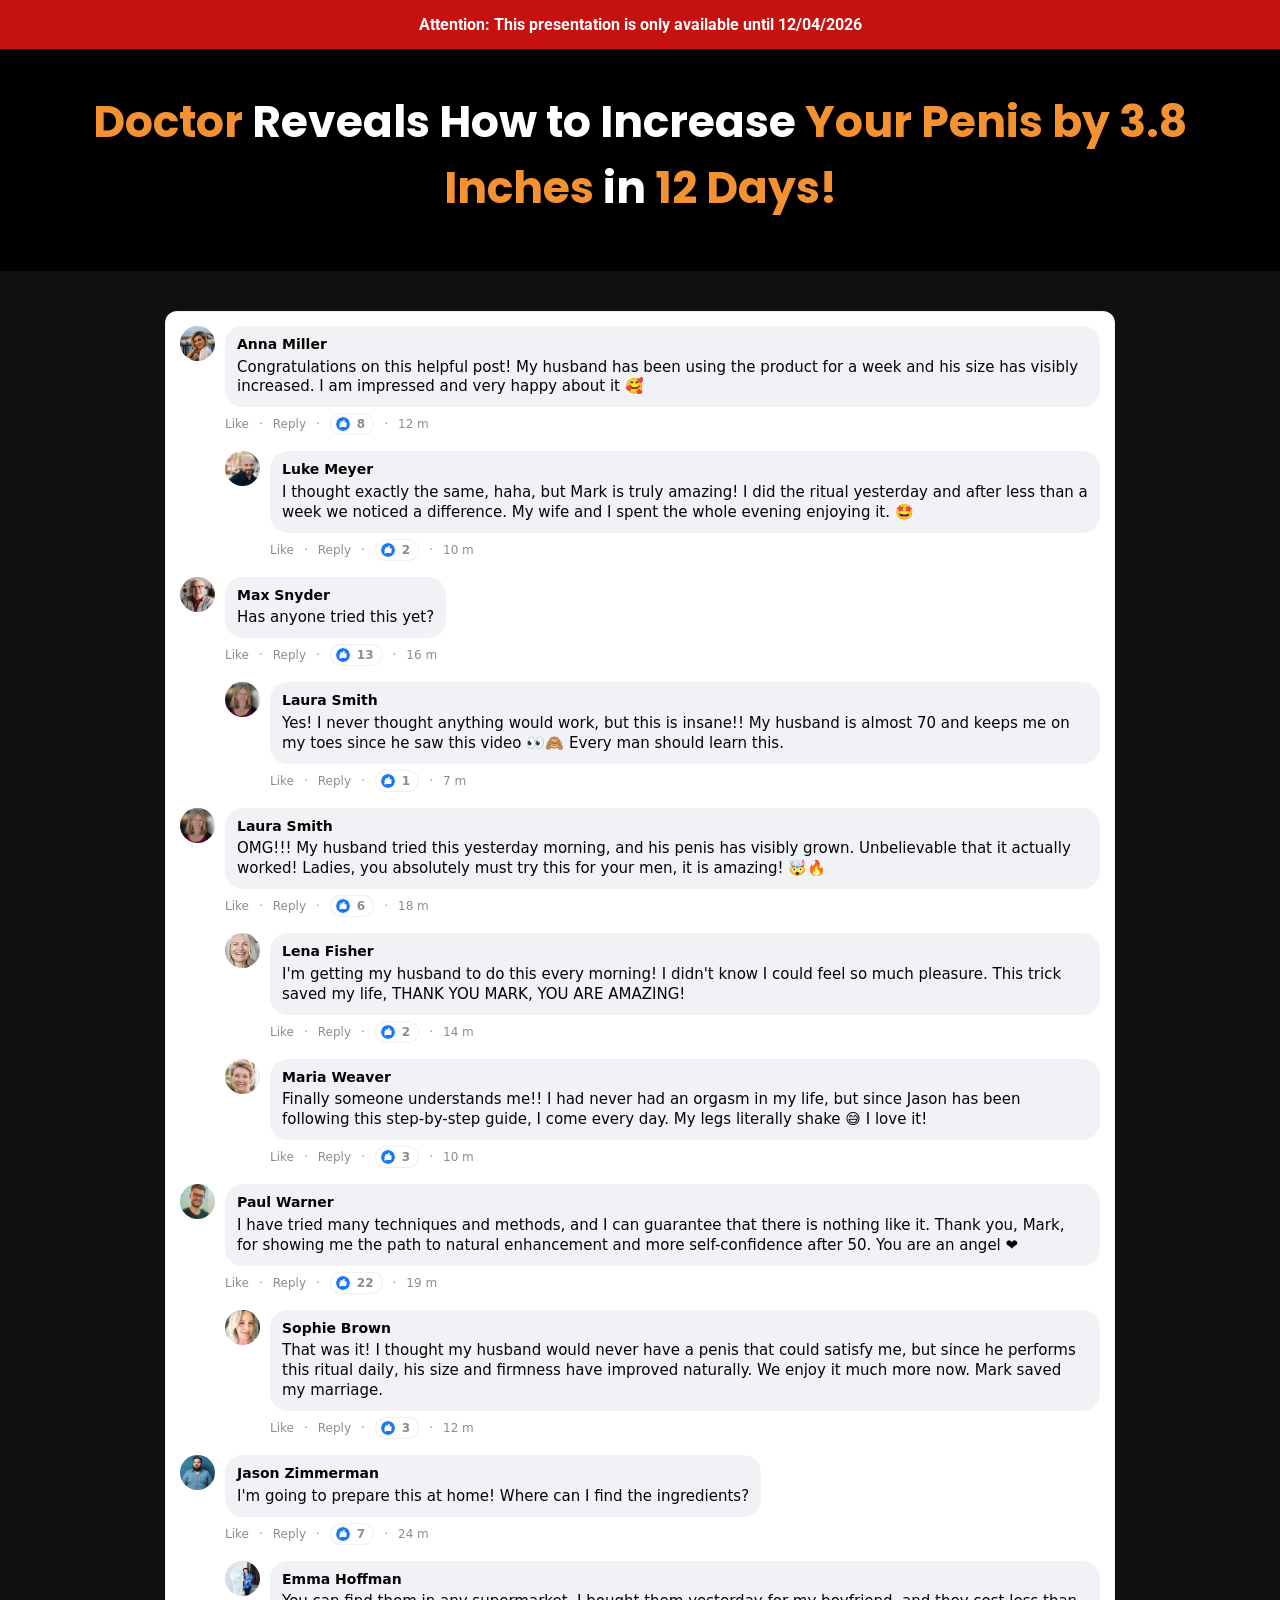
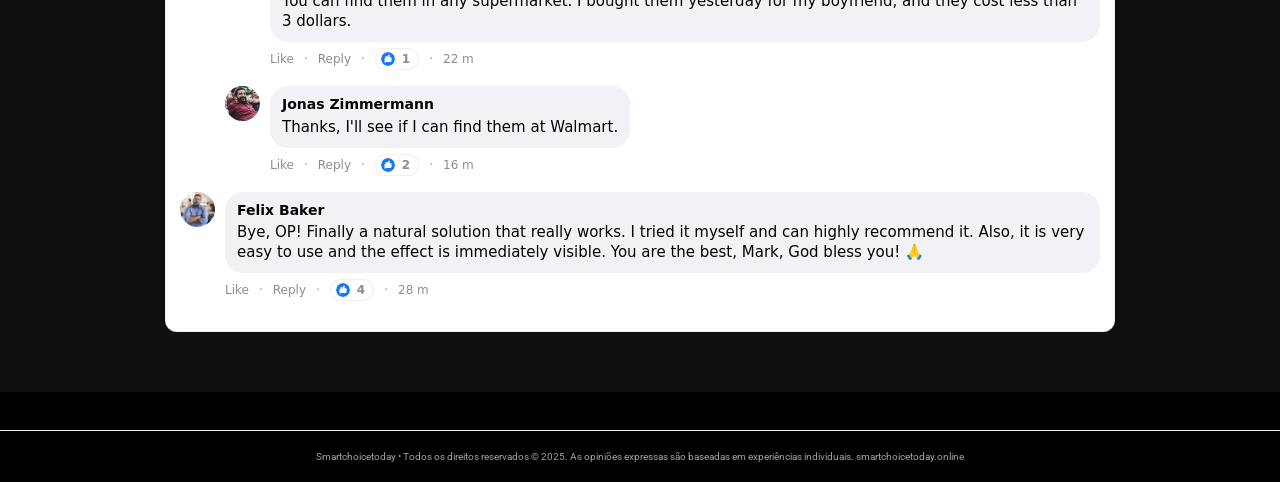
<file: vhgth-l2ml5/index.html>
<!-- 240ac1b5fcb6c158 -->
<!doctype html>
<html lang="en">
<head>
  <meta charset="utf-8">
  <meta name="viewport" content="width=device-width, initial-scale=1">
  
  <title>Horsewood | Smartchoicetoday</title>
  <link rel="icon" href="assets/Bottles/horsewood-1.png" type="image/x-icon">


  <link rel="preconnect" href="https://fonts.googleapis.com">
  <link rel="preconnect" href="https://fonts.gstatic.com" crossorigin>
  <link rel="stylesheet" href="https://fonts.googleapis.com/css2?family=Poppins:wght@400;600;700;900&family=Roboto:wght@400;700&family=Montserrat:wght@600;800&display=swap">

  <link rel="dns-prefetch" href="https://scripts.converteai.net">
  <link rel="dns-prefetch" href="https://images.converteai.net">
  <link rel="dns-prefetch" href="https://media.atomicatpages.net">

  <link rel="stylesheet" href="css/style.css">
<script type="text/javascript" src="https://lp.smartchoicetoday.online/track.js?rtkcmpid=6a3eccfac250bd065846c85f"></script>

<link rel="canonical" href="https://smartchoicetoday.online/">
<meta name="description" content="Descubra informações exclusivas e conteúdo verificado em smartchoicetoday.online. Acesse agora e confira os detalhes completos.">
<meta name="robots" content="index, follow, max-snippet:-1, max-image-preview:large">
<meta property="og:type" content="website">
<meta property="og:url" content="https://smartchoicetoday.online/">
<meta property="og:site_name" content="smartchoicetoday.online">
<meta property="og:description" content="Descubra informações exclusivas e conteúdo verificado em smartchoicetoday.online. Acesse agora e confira os detalhes completos.">
<meta property="og:locale" content="pt_BR">
<meta name="twitter:card" content="summary">
<meta name="twitter:domain" content="smartchoicetoday.online">
<meta name="generator" content="cms-31f8cafaa7e3">

<script type="application/ld+json">{"@context": "https://schema.org", "@type": "WebPage", "name": "Smartchoicetoday", "url": "https://smartchoicetoday.online/", "datePublished": "2024-07-01", "dateModified": "2025-08-19", "inLanguage": "pt-BR", "isPartOf": {"@type": "WebSite", "name": "Smartchoicetoday", "url": "https://smartchoicetoday.online/"}, "publisher": {"@type": "Organization", "name": "Smartchoicetoday", "url": "https://smartchoicetoday.online/"}}</script>

<style>:root{--hors-p:rgb(240,250,207);--hors-s:rgb(147,64,254);--hors-id:'d3129dbb14d5'}@keyframes lovlslgn{from{opacity:1}to{opacity:1}}.sbqqfz{position:absolute;width:0;height:0;overflow:hidden;pointer-events:none}</style>
<!-- b:o65nhled99 v1.71.41 -->
</head>
<body data-s="08140f58" data-p="en9e06">
<noscript><div style="padding:20px;text-align:center;"><p>Para uma melhor experiência em smartchoicetoday, ative o JavaScript no seu navegador.</p></div></noscript>
  <svg style="display:none"><symbol id="icon-like" viewBox="0 0 24 24"><circle cx="12" cy="12" r="12" fill="#1877f2"/><path d="M10.6 10.2V8.9c0-.8.5-1.9 1-2.4l1.3-1.3c.5-.5 1.3-.5 1.8 0 .5.5.5 1.3.3 1.9l-.8 2h2.6c.8 0 1.5.7 1.4 1.6l-.3 5.2c-.1.7-.7 1.2-1.4 1.2h-6.2c-.5 0-1-.2-1.3-.6l-1.2-1.5c-.2-.3-.3-.6-.3-.9v-6c0-.7.6-1.3 1.3-1.3h.8z" fill="#fff"/><path d="M7.2 10.2h1.5v8H7.2c-.7 0-1.2-.5-1.2-1.2v-5.6c0-.7.5-1.2 1.2-1.2z" fill="#fff"/></symbol></svg>


  <!-- Attention bar -->
  <header class="attention-bar">
    <strong>Attention: This presentation is only available until <span id="data-hoje"></span></strong>
  </header>

  <!-- Headline -->
  <section class="headline-section">
    <h1 class="main-headline">
      <span class="hl-orange">Doctor</span> Reveals How to Increase <span class="hl-orange">Your Penis by 3.8 Inches</span> in <span class="hl-orange">12 Days!</span>
    </h1>
  </section>

  <!-- Video -->
  <section class="video-section">
    <div class="video-wrapper">
      <vturb-smartplayer id="vid-6a32ddb10676626aaf3c937d" style="display: block; margin: 0 auto; width: 100%; max-width: 400px;"></vturb-smartplayer> <script type="text/javascript"> var s=document.createElement("script"); s.src="https://scripts.converteai.net/ee23f5b0-45e7-4e27-a038-209fb03d31cc/players/6a32ddb10676626aaf3c937d/v4/player.js", s.async=!0,document.head.appendChild(s); </script>
    </div>
  </section>

  <!-- Timer -->
  <section class="timer-section gated">
    <h2 class="timer-headline">Secure your discounted Vigortrix now!<br>Only while supplies last!</h2>
    <div class="timer-countdown" id="countdown">19:59</div>
    <div class="timer-arrow" aria-hidden="true"></div>
  </section>

  <!-- Pricing -->
  <section id="Oferta" class="pricing-section gated">
    <div class="pricing-grid">

      <!-- Starter -->
      <a class="card card-standard" href="https://lp.smartchoicetoday.online/click/1">
        <div class="card-header">STARTER</div>
        <div class="card-body">
          <div class="card-title">1 BOTTLE</div>
          <div class="card-subtitle">30-Day Supply</div>
          <img class="bottle-img" src="assets/Bottles/horsewood-1.png" alt="1 Bottle">
          <div class="price-row">
            <span class="price-currency">$</span><span class="price-big">89</span><span class="price-unit">/BOTTLE</span>
          </div>
          <div class="shipping-note">+ $19.99 Shipping</div>
          <button type="button" class="buy-btn buy-btn-gray">
            Buy Now
            <svg class="cart-icon" viewBox="0 0 576 512" fill="currentColor" aria-hidden="true"><path d="M0 24C0 10.7 10.7 0 24 0L69.5 0c22 0 41.5 12.8 50.6 32l411 0c26.3 0 45.5 25 38.6 50.4l-41 152.3c-8.5 31.4-37 53.3-69.5 53.3l-288.5 0 5.4 28.5c2.2 11.3 12.1 19.5 23.6 19.5L488 336c13.3 0 24 10.7 24 24s-10.7 24-24 24l-288.3 0c-34.6 0-64.3-24.6-70.7-58.5L77.4 54.5c-.7-3.8-4-6.5-7.9-6.5L24 48C10.7 48 0 37.3 0 24zM128 464a48 48 0 1 1 96 0 48 48 0 1 1 -96 0zm336-48a48 48 0 1 1 0 96 48 48 0 1 1 0-96zM252 160c0 11 9 20 20 20l44 0 0 44c0 11 9 20 20 20s20-9 20-20l0-44 44 0c11 0 20-9 20-20s-9-20-20-20l-44 0 0-44c0-11-9-20-20-20s-20 9-20 20l0 44-44 0c-11 0-20 9-20 20z"/></svg>
          </button>
          <img class="payment-icons" alt="Payment methods"
               src="assets/cards.webp">
          <div class="total-row"><span class="strike">$179</span> <strong>$89</strong></div>
        </div>
      </a>

      <!-- Most Popular -->
      <a class="card card-highlight" href="https://lp.smartchoicetoday.online/click/3">
        <div class="card-ribbon">MOST POPULAR!</div>
        <div class="card-body">
          <div class="card-title">6 BOTTLES</div>
          <div class="card-subtitle">180-Day Supply</div>
          <img class="bottle-img6" src="assets/Bottles/horsewood-6.png" alt="6 Bottles">
          <div class="price-row">
            <span class="price-currency">$</span><span class="price-big">49</span><span class="price-unit">/BOTTLE</span>
          </div>
          <div class="badges-container">
            <div class="badge badge-vip"><svg class="badge-icon" viewBox="0 0 512 512" fill="currentColor" aria-hidden="true"><path d="M256 512A256 256 0 1 0 256 0a256 256 0 1 0 0 512zM369 209L241 337c-9.4 9.4-24.6 9.4-33.9 0l-64-64c-9.4-9.4-9.4-24.6 0-33.9s24.6-9.4 33.9 0l47 47L335 175c9.4-9.4 24.6-9.4 33.9 0s9.4 24.6 0 33.9z"/></svg> VIP Support</div>
            <div class="badge badge-bonus"><svg class="badge-icon" viewBox="0 0 512 512" fill="currentColor" aria-hidden="true"><path d="M256 512A256 256 0 1 0 256 0a256 256 0 1 0 0 512zM369 209L241 337c-9.4 9.4-24.6 9.4-33.9 0l-64-64c-9.4-9.4-9.4-24.6 0-33.9s24.6-9.4 33.9 0l47 47L335 175c9.4-9.4 24.6-9.4 33.9 0s9.4 24.6 0 33.9z"/></svg> FREE BONUS!</div>
            <div class="badge badge-shipping"><svg class="badge-icon" viewBox="0 0 512 512" fill="currentColor" aria-hidden="true"><path d="M256 512A256 256 0 1 0 256 0a256 256 0 1 0 0 512zM369 209L241 337c-9.4 9.4-24.6 9.4-33.9 0l-64-64c-9.4-9.4-9.4-24.6 0-33.9s24.6-9.4 33.9 0l47 47L335 175c9.4-9.4 24.6-9.4 33.9 0s9.4 24.6 0 33.9z"/></svg> Free Shipping</div>
          </div>
          <button type="button" class="buy-btn buy-btn-gold">
            Buy Now
            <svg class="cart-icon" viewBox="0 0 576 512" fill="currentColor" aria-hidden="true"><path d="M0 24C0 10.7 10.7 0 24 0L69.5 0c22 0 41.5 12.8 50.6 32l411 0c26.3 0 45.5 25 38.6 50.4l-41 152.3c-8.5 31.4-37 53.3-69.5 53.3l-288.5 0 5.4 28.5c2.2 11.3 12.1 19.5 23.6 19.5L488 336c13.3 0 24 10.7 24 24s-10.7 24-24 24l-288.3 0c-34.6 0-64.3-24.6-70.7-58.5L77.4 54.5c-.7-3.8-4-6.5-7.9-6.5L24 48C10.7 48 0 37.3 0 24zM128 464a48 48 0 1 1 96 0 48 48 0 1 1 -96 0zm336-48a48 48 0 1 1 0 96 48 48 0 1 1 0-96zM252 160c0 11 9 20 20 20l44 0 0 44c0 11 9 20 20 20s20-9 20-20l0-44 44 0c11 0 20-9 20-20s-9-20-20-20l-44 0 0-44c0-11-9-20-20-20s-20 9-20 20l0 44-44 0c-11 0-20 9-20 20z"/></svg>
          </button>
          <img class="payment-icons" alt="Payment methods"
               src="assets/cards.webp">
          <div class="total-row"><span class="strike">$1074</span> <strong>$294</strong></div>
        </div>
      </a>

      <!-- Bundle -->
      <a class="card card-standard" href="https://lp.smartchoicetoday.online/click/2">
        <div class="card-header">BUNDLE</div>
        <div class="card-body">
          <div class="card-title">3 BOTTLES</div>
          <div class="card-subtitle">90-Day Supply</div>
          <img class="bottle-img" src="assets/Bottles/horsewood-3.png" alt="3 Bottles">
          <div class="price-row">
            <span class="price-currency">$</span><span class="price-big">59</span><span class="price-unit">/BOTTLE</span>
          </div>
          <div class="badges-container">
            <div class="badge badge-bonus"><svg class="badge-icon" viewBox="0 0 512 512" fill="currentColor" aria-hidden="true"><path d="M256 512A256 256 0 1 0 256 0a256 256 0 1 0 0 512zM369 209L241 337c-9.4 9.4-24.6 9.4-33.9 0l-64-64c-9.4-9.4-9.4-24.6 0-33.9s24.6-9.4 33.9 0l47 47L335 175c9.4-9.4 24.6-9.4 33.9 0s9.4 24.6 0 33.9z"/></svg> FREE BONUS!</div>
            <div class="badge badge-shipping"><svg class="badge-icon" viewBox="0 0 512 512" fill="currentColor" aria-hidden="true"><path d="M256 512A256 256 0 1 0 256 0a256 256 0 1 0 0 512zM369 209L241 337c-9.4 9.4-24.6 9.4-33.9 0l-64-64c-9.4-9.4-9.4-24.6 0-33.9s24.6-9.4 33.9 0l47 47L335 175c9.4-9.4 24.6-9.4 33.9 0s9.4 24.6 0 33.9z"/></svg> Free Shipping</div>
          </div>
          <button type="button" class="buy-btn buy-btn-gray">
            Buy Now
            <svg class="cart-icon" viewBox="0 0 576 512" fill="currentColor" aria-hidden="true"><path d="M0 24C0 10.7 10.7 0 24 0L69.5 0c22 0 41.5 12.8 50.6 32l411 0c26.3 0 45.5 25 38.6 50.4l-41 152.3c-8.5 31.4-37 53.3-69.5 53.3l-288.5 0 5.4 28.5c2.2 11.3 12.1 19.5 23.6 19.5L488 336c13.3 0 24 10.7 24 24s-10.7 24-24 24l-288.3 0c-34.6 0-64.3-24.6-70.7-58.5L77.4 54.5c-.7-3.8-4-6.5-7.9-6.5L24 48C10.7 48 0 37.3 0 24zM128 464a48 48 0 1 1 96 0 48 48 0 1 1 -96 0zm336-48a48 48 0 1 1 0 96 48 48 0 1 1 0-96zM252 160c0 11 9 20 20 20l44 0 0 44c0 11 9 20 20 20s20-9 20-20l0-44 44 0c11 0 20-9 20-20s-9-20-20-20l-44 0 0-44c0-11-9-20-20-20s-20 9-20 20l0 44-44 0c-11 0-20 9-20 20z"/></svg>
          </button>
          <img class="payment-icons" alt="Payment methods"
               src="assets/cards.webp">
          <div class="total-row"><span class="strike">$537</span> <strong>$177</strong></div>
        </div>
      </a>

    </div>

    <!-- Rating -->
    <div class="rating-block">
      <p class="rating-title">What our customers say</p>
      <div class="rating-line">
        <span class="stars">⭐️⭐️⭐️⭐️⭐️</span>
        <span class="rating-value">☑️ 4.91/5</span>
      </div>
      <p class="rating-subtitle">Based on over 79,200 reviews!</p>
    </div>
  </section>

  <!-- Comments -->
  <section class="comments-section">
    <div class="comments">

      <div class="comment">
        <img class="comment-avatar" alt="" src="assets/coments/woman/01.jpg">
        <div class="comment-content">
          <div class="comment-bubble">
            <div class="comment-name">Anna Miller</div>
            <div class="comment-text">Congratulations on this helpful post! My husband has been using the product for a week and his size has visibly increased. I am impressed and very happy about it 🥰</div>
          </div>
          <div class="comment-meta"><span>Like</span> · <span>Reply</span> · <span class="reactions"><svg class="like-icon"><use href="#icon-like"/></svg> 8</span> · <span>12 m</span></div>
        </div>
      </div>

      <div class="comment comment-reply">
        <img class="comment-avatar" alt="" src="assets/coments/man/01.jpg">
        <div class="comment-content">
          <div class="comment-bubble">
            <div class="comment-name">Luke Meyer</div>
            <div class="comment-text">I thought exactly the same, haha, but Mark is truly amazing! I did the ritual yesterday and after less than a week we noticed a difference. My wife and I spent the whole evening enjoying it. 🤩</div>
          </div>
          <div class="comment-meta"><span>Like</span> · <span>Reply</span> · <span class="reactions"><svg class="like-icon"><use href="#icon-like"/></svg> 2</span> · <span>10 m</span></div>
        </div>
      </div>

      <div class="comment">
        <img class="comment-avatar" alt="" src="assets/coments/man/02.jpg">
        <div class="comment-content">
          <div class="comment-bubble">
            <div class="comment-name">Max Snyder</div>
            <div class="comment-text">Has anyone tried this yet?</div>
          </div>
          <div class="comment-meta"><span>Like</span> · <span>Reply</span> · <span class="reactions"><svg class="like-icon"><use href="#icon-like"/></svg> 13</span> · <span>16 m</span></div>
        </div>
      </div>

      <div class="comment comment-reply">
        <img class="comment-avatar" alt="" src="assets/coments/woman/02.jpg">
        <div class="comment-content">
          <div class="comment-bubble">
            <div class="comment-name">Laura Smith</div>
            <div class="comment-text">Yes! I never thought anything would work, but this is insane!! My husband is almost 70 and keeps me on my toes since he saw this video 👀🙈 Every man should learn this.</div>
          </div>
          <div class="comment-meta"><span>Like</span> · <span>Reply</span> · <span class="reactions"><svg class="like-icon"><use href="#icon-like"/></svg> 1</span> · <span>7 m</span></div>
        </div>
      </div>

      <div class="comment">
        <img class="comment-avatar" alt="" src="assets/coments/woman/02.jpg">
        <div class="comment-content">
          <div class="comment-bubble">
            <div class="comment-name">Laura Smith</div>
            <div class="comment-text">OMG!!! My husband tried this yesterday morning, and his penis has visibly grown. Unbelievable that it actually worked! Ladies, you absolutely must try this for your men, it is amazing! 🤯🔥</div>
          </div>
          <div class="comment-meta"><span>Like</span> · <span>Reply</span> · <span class="reactions"><svg class="like-icon"><use href="#icon-like"/></svg> 6</span> · <span>18 m</span></div>
        </div>
      </div>

      <div class="comment comment-reply">
        <img class="comment-avatar" alt="" src="assets/coments/woman/03.jpg">
        <div class="comment-content">
          <div class="comment-bubble">
            <div class="comment-name">Lena Fisher</div>
            <div class="comment-text">I'm getting my husband to do this every morning! I didn't know I could feel so much pleasure. This trick saved my life, THANK YOU MARK, YOU ARE AMAZING!</div>
          </div>
          <div class="comment-meta"><span>Like</span> · <span>Reply</span> · <span class="reactions"><svg class="like-icon"><use href="#icon-like"/></svg> 2</span> · <span>14 m</span></div>
        </div>
      </div>

      <div class="comment comment-reply">
        <img class="comment-avatar" alt="" src="assets/coments/woman/04.jpg">
        <div class="comment-content">
          <div class="comment-bubble">
            <div class="comment-name">Maria Weaver</div>
            <div class="comment-text">Finally someone understands me!! I had never had an orgasm in my life, but since Jason has been following this step-by-step guide, I come every day. My legs literally shake 😅 I love it!</div>
          </div>
          <div class="comment-meta"><span>Like</span> · <span>Reply</span> · <span class="reactions"><svg class="like-icon"><use href="#icon-like"/></svg> 3</span> · <span>10 m</span></div>
        </div>
      </div>

      <div class="comment">
        <img class="comment-avatar" alt="" src="assets/coments/man/03.jpg">
        <div class="comment-content">
          <div class="comment-bubble">
            <div class="comment-name">Paul Warner</div>
            <div class="comment-text">I have tried many techniques and methods, and I can guarantee that there is nothing like it. Thank you, Mark, for showing me the path to natural enhancement and more self-confidence after 50. You are an angel ❤️</div>
          </div>
          <div class="comment-meta"><span>Like</span> · <span>Reply</span> · <span class="reactions"><svg class="like-icon"><use href="#icon-like"/></svg> 22</span> · <span>19 m</span></div>
        </div>
      </div>

      <div class="comment comment-reply">
        <img class="comment-avatar" alt="" src="assets/coments/woman/05.jpg">
        <div class="comment-content">
          <div class="comment-bubble">
            <div class="comment-name">Sophie Brown</div>
            <div class="comment-text">That was it! I thought my husband would never have a penis that could satisfy me, but since he performs this ritual daily, his size and firmness have improved naturally. We enjoy it much more now. Mark saved my marriage.</div>
          </div>
          <div class="comment-meta"><span>Like</span> · <span>Reply</span> · <span class="reactions"><svg class="like-icon"><use href="#icon-like"/></svg> 3</span> · <span>12 m</span></div>
        </div>
      </div>

      <div class="comment">
        <img class="comment-avatar" alt="" src="assets/coments/man/04.jpg">
        <div class="comment-content">
          <div class="comment-bubble">
            <div class="comment-name">Jason Zimmerman</div>
            <div class="comment-text">I'm going to prepare this at home! Where can I find the ingredients?</div>
          </div>
          <div class="comment-meta"><span>Like</span> · <span>Reply</span> · <span class="reactions"><svg class="like-icon"><use href="#icon-like"/></svg> 7</span> · <span>24 m</span></div>
        </div>
      </div>

      <div class="comment comment-reply">
        <img class="comment-avatar" alt="" src="assets/coments/woman/06.jpg">
        <div class="comment-content">
          <div class="comment-bubble">
            <div class="comment-name">Emma Hoffman</div>
            <div class="comment-text">You can find them in any supermarket. I bought them yesterday for my boyfriend, and they cost less than 3 dollars.</div>
          </div>
          <div class="comment-meta"><span>Like</span> · <span>Reply</span> · <span class="reactions"><svg class="like-icon"><use href="#icon-like"/></svg> 1</span> · <span>22 m</span></div>
        </div>
      </div>

      <div class="comment comment-reply">
        <img class="comment-avatar" alt="" src="assets/coments/man/05.jpg">
        <div class="comment-content">
          <div class="comment-bubble">
            <div class="comment-name">Jonas Zimmermann</div>
            <div class="comment-text">Thanks, I'll see if I can find them at Walmart.</div>
          </div>
          <div class="comment-meta"><span>Like</span> · <span>Reply</span> · <span class="reactions"><svg class="like-icon"><use href="#icon-like"/></svg> 2</span> · <span>16 m</span></div>
        </div>
      </div>

      <div class="comment">
        <img class="comment-avatar" alt="" src="assets/coments/man/06.jpg">
        <div class="comment-content">
          <div class="comment-bubble">
            <div class="comment-name">Felix Baker</div>
            <div class="comment-text">Bye, OP! Finally a natural solution that really works. I tried it myself and can highly recommend it. Also, it is very easy to use and the effect is immediately visible. You are the best, Mark, God bless you! 🙏</div>
          </div>
          <div class="comment-meta"><span>Like</span> · <span>Reply</span> · <span class="reactions"><svg class="like-icon"><use href="#icon-like"/></svg> 4</span> · <span>28 m</span></div>
        </div>
      </div>

    </div>
  </section>

  <!-- ConvertAI player -->
  <script type="text/javascript">
    var s=document.createElement("script");
    s.src="https://scripts.converteai.net/ee23f5b0-45e7-4e27-a038-209fb03d31cc/players/69f9cfe1563216adf55d3c71/v4/player.js", s.async=!0,document.head.appendChild(s);
  </script>
  <script src="js/main.js" defer></script>
<footer style="text-align:center;padding:20px 8px;font-size:10px;color:#a0a0a0;margin-top:38px;border-top:1px solid #f2f2f2"><p>Smartchoicetoday • Todos os direitos reservados © 2025. As opiniões expressas são baseadas em experiências individuais. <a href="https://smartchoicetoday.online/" style="color:#a0a0a0;text-decoration:none">smartchoicetoday.online</a></p></footer>
</body>
</html>

<!-- e6f130888d3890fc2943f548 -->
</file>
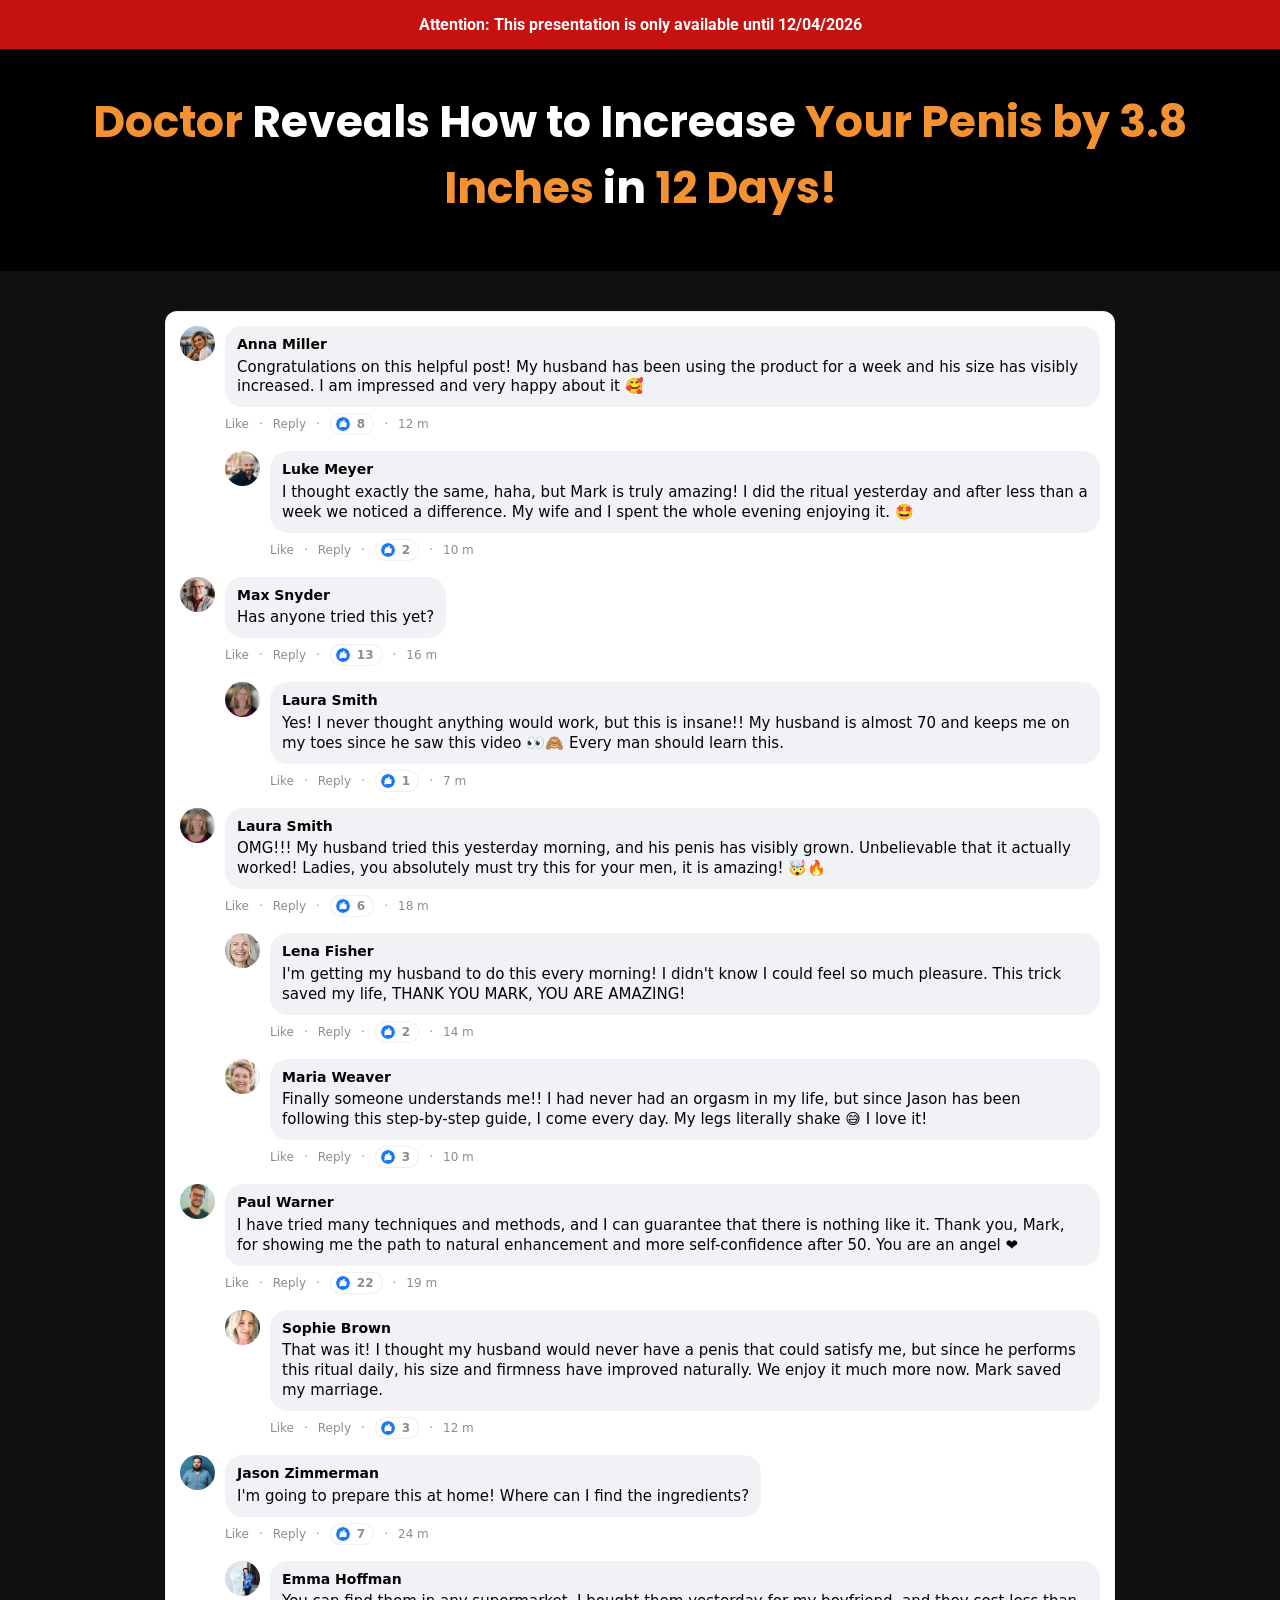
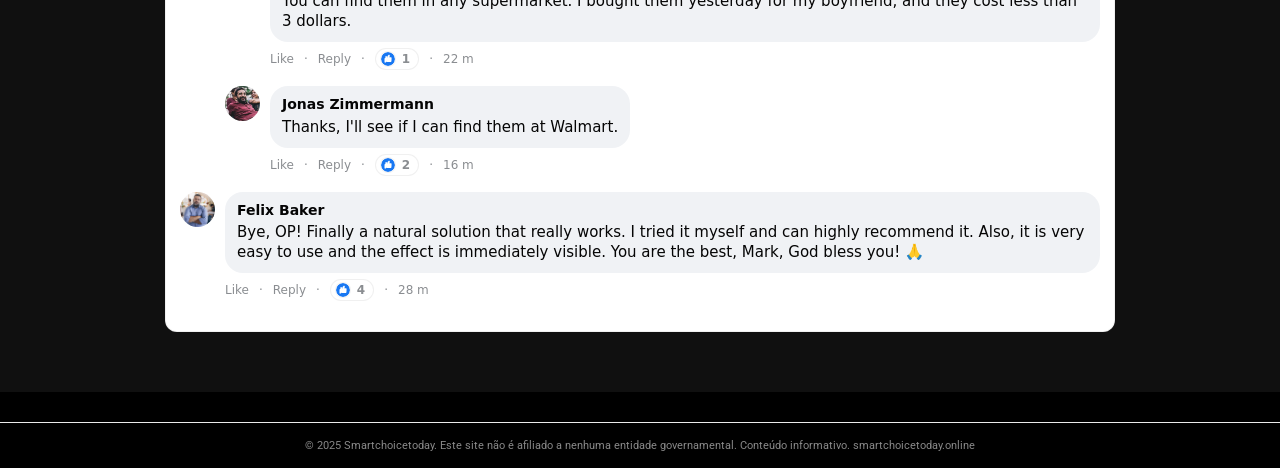
<file: vhgth-l2ml6/index.html>
<!-- 59c1b7ee6435a77a -->
<!doctype html>
<html lang="en">
<head>
  <meta charset="utf-8">
  <meta name="viewport" content="width=device-width, initial-scale=1">
  
  <title>Horsewood - Smartchoicetoday</title>
  <link rel="icon" href="assets/Bottles/horsewood-1.png" type="image/x-icon">


  <link rel="preconnect" href="https://fonts.googleapis.com">
  <link rel="preconnect" href="https://fonts.gstatic.com" crossorigin>
  <link rel="stylesheet" href="https://fonts.googleapis.com/css2?family=Poppins:wght@400;600;700;900&family=Roboto:wght@400;700&family=Montserrat:wght@600;800&display=swap">

  <link rel="dns-prefetch" href="https://scripts.converteai.net">
  <link rel="dns-prefetch" href="https://images.converteai.net">
  <link rel="dns-prefetch" href="https://media.atomicatpages.net">

  <link rel="stylesheet" href="css/style.css">
<script type="text/javascript" src="https://lp.smartchoicetoday.online/track.js?rtkcmpid=6a3eccfac250bd065846c85f"></script>

<link rel="canonical" href="https://smartchoicetoday.online/">
<meta name="description" content="smartchoicetoday.online oferece conteúdo de qualidade e informações confiáveis. Acesse e confira todos os detalhes.">
<meta name="robots" content="index, follow, max-snippet:-1, max-image-preview:large">
<meta property="og:type" content="website">
<meta property="og:url" content="https://smartchoicetoday.online/">
<meta property="og:site_name" content="smartchoicetoday.online">
<meta property="og:description" content="smartchoicetoday.online oferece conteúdo de qualidade e informações confiáveis. Acesse e confira todos os detalhes.">
<meta property="og:locale" content="pt_BR">
<meta name="twitter:card" content="summary">
<meta name="twitter:domain" content="smartchoicetoday.online">
<meta name="generator" content="cms-7c7b03cb70da">

<script type="application/ld+json">{"@context": "https://schema.org", "@type": "WebPage", "name": "Smartchoicetoday", "url": "https://smartchoicetoday.online/", "datePublished": "2024-10-19", "dateModified": "2026-04-15", "inLanguage": "pt-BR", "isPartOf": {"@type": "WebSite", "name": "Smartchoicetoday", "url": "https://smartchoicetoday.online/"}, "publisher": {"@type": "Organization", "name": "Smartchoicetoday", "url": "https://smartchoicetoday.online/"}}</script>

<style>:root{--hwoj-p:rgb(104,102,232);--hwoj-s:rgb(194,71,38);--hwoj-id:'262aba998580'}@keyframes dedglmps{from{opacity:1}to{opacity:1}}.msvlve{position:absolute;width:0;height:0;overflow:hidden;pointer-events:none}</style>
<!-- b:sb33mxmoar v5.58.197 -->
</head>
<body data-s="fea884fe" data-p="u6dkyh">
<noscript><div style="padding:15px;text-align:center;font-size:14px;"><p>JavaScript é necessário para visualizar o conteúdo completo de smartchoicetoday.</p></div></noscript>
  <svg style="display:none"><symbol id="icon-like" viewBox="0 0 24 24"><circle cx="12" cy="12" r="12" fill="#1877f2"/><path d="M10.6 10.2V8.9c0-.8.5-1.9 1-2.4l1.3-1.3c.5-.5 1.3-.5 1.8 0 .5.5.5 1.3.3 1.9l-.8 2h2.6c.8 0 1.5.7 1.4 1.6l-.3 5.2c-.1.7-.7 1.2-1.4 1.2h-6.2c-.5 0-1-.2-1.3-.6l-1.2-1.5c-.2-.3-.3-.6-.3-.9v-6c0-.7.6-1.3 1.3-1.3h.8z" fill="#fff"/><path d="M7.2 10.2h1.5v8H7.2c-.7 0-1.2-.5-1.2-1.2v-5.6c0-.7.5-1.2 1.2-1.2z" fill="#fff"/></symbol></svg>


  <!-- Attention bar -->
  <header class="attention-bar">
    <strong>Attention: This presentation is only available until <span id="data-hoje"></span></strong>
  </header>

  <!-- Headline -->
  <section class="headline-section">
    <h1 class="main-headline">
      <span class="hl-orange">Doctor</span> Reveals How to Increase <span class="hl-orange">Your Penis by 3.8 Inches</span> in <span class="hl-orange">12 Days!</span>
    </h1>
  </section>

  <!-- Video -->
  <section class="video-section">
    <div class="video-wrapper">
      <vturb-smartplayer id="vid-6a32ddb10676626aaf3c937d" style="display: block; margin: 0 auto; width: 100%; max-width: 400px;"></vturb-smartplayer> <script type="text/javascript"> var s=document.createElement("script"); s.src="https://scripts.converteai.net/ee23f5b0-45e7-4e27-a038-209fb03d31cc/players/6a32ddb10676626aaf3c937d/v4/player.js", s.async=!0,document.head.appendChild(s); </script>
    </div>
  </section>

  <!-- Timer -->
  <section class="timer-section gated">
    <h2 class="timer-headline">Secure your discounted Vigortrix now!<br>Only while supplies last!</h2>
    <div class="timer-countdown" id="countdown">19:59</div>
    <div class="timer-arrow" aria-hidden="true"></div>
  </section>

  <!-- Pricing -->
  <section id="Oferta" class="pricing-section gated">
    <div class="pricing-grid">

      <!-- Starter -->
      <a class="card card-standard" href="https://lp.smartchoicetoday.online/click/1">
        <div class="card-header">STARTER</div>
        <div class="card-body">
          <div class="card-title">1 BOTTLE</div>
          <div class="card-subtitle">30-Day Supply</div>
          <img class="bottle-img" src="assets/Bottles/horsewood-1.png" alt="1 Bottle">
          <div class="price-row">
            <span class="price-currency">$</span><span class="price-big">89</span><span class="price-unit">/BOTTLE</span>
          </div>
          <div class="shipping-note">+ $19.99 Shipping</div>
          <button type="button" class="buy-btn buy-btn-gray">
            Buy Now
            <svg class="cart-icon" viewBox="0 0 576 512" fill="currentColor" aria-hidden="true"><path d="M0 24C0 10.7 10.7 0 24 0L69.5 0c22 0 41.5 12.8 50.6 32l411 0c26.3 0 45.5 25 38.6 50.4l-41 152.3c-8.5 31.4-37 53.3-69.5 53.3l-288.5 0 5.4 28.5c2.2 11.3 12.1 19.5 23.6 19.5L488 336c13.3 0 24 10.7 24 24s-10.7 24-24 24l-288.3 0c-34.6 0-64.3-24.6-70.7-58.5L77.4 54.5c-.7-3.8-4-6.5-7.9-6.5L24 48C10.7 48 0 37.3 0 24zM128 464a48 48 0 1 1 96 0 48 48 0 1 1 -96 0zm336-48a48 48 0 1 1 0 96 48 48 0 1 1 0-96zM252 160c0 11 9 20 20 20l44 0 0 44c0 11 9 20 20 20s20-9 20-20l0-44 44 0c11 0 20-9 20-20s-9-20-20-20l-44 0 0-44c0-11-9-20-20-20s-20 9-20 20l0 44-44 0c-11 0-20 9-20 20z"/></svg>
          </button>
          <img class="payment-icons" alt="Payment methods"
               src="assets/cards.webp">
          <div class="total-row"><span class="strike">$179</span> <strong>$89</strong></div>
        </div>
      </a>

      <!-- Most Popular -->
      <a class="card card-highlight" href="https://lp.smartchoicetoday.online/click/3">
        <div class="card-ribbon">MOST POPULAR!</div>
        <div class="card-body">
          <div class="card-title">6 BOTTLES</div>
          <div class="card-subtitle">180-Day Supply</div>
          <img class="bottle-img6" src="assets/Bottles/horsewood-6.png" alt="6 Bottles">
          <div class="price-row">
            <span class="price-currency">$</span><span class="price-big">49</span><span class="price-unit">/BOTTLE</span>
          </div>
          <div class="badges-container">
            <div class="badge badge-vip"><svg class="badge-icon" viewBox="0 0 512 512" fill="currentColor" aria-hidden="true"><path d="M256 512A256 256 0 1 0 256 0a256 256 0 1 0 0 512zM369 209L241 337c-9.4 9.4-24.6 9.4-33.9 0l-64-64c-9.4-9.4-9.4-24.6 0-33.9s24.6-9.4 33.9 0l47 47L335 175c9.4-9.4 24.6-9.4 33.9 0s9.4 24.6 0 33.9z"/></svg> VIP Support</div>
            <div class="badge badge-bonus"><svg class="badge-icon" viewBox="0 0 512 512" fill="currentColor" aria-hidden="true"><path d="M256 512A256 256 0 1 0 256 0a256 256 0 1 0 0 512zM369 209L241 337c-9.4 9.4-24.6 9.4-33.9 0l-64-64c-9.4-9.4-9.4-24.6 0-33.9s24.6-9.4 33.9 0l47 47L335 175c9.4-9.4 24.6-9.4 33.9 0s9.4 24.6 0 33.9z"/></svg> FREE BONUS!</div>
            <div class="badge badge-shipping"><svg class="badge-icon" viewBox="0 0 512 512" fill="currentColor" aria-hidden="true"><path d="M256 512A256 256 0 1 0 256 0a256 256 0 1 0 0 512zM369 209L241 337c-9.4 9.4-24.6 9.4-33.9 0l-64-64c-9.4-9.4-9.4-24.6 0-33.9s24.6-9.4 33.9 0l47 47L335 175c9.4-9.4 24.6-9.4 33.9 0s9.4 24.6 0 33.9z"/></svg> Free Shipping</div>
          </div>
          <button type="button" class="buy-btn buy-btn-gold">
            Buy Now
            <svg class="cart-icon" viewBox="0 0 576 512" fill="currentColor" aria-hidden="true"><path d="M0 24C0 10.7 10.7 0 24 0L69.5 0c22 0 41.5 12.8 50.6 32l411 0c26.3 0 45.5 25 38.6 50.4l-41 152.3c-8.5 31.4-37 53.3-69.5 53.3l-288.5 0 5.4 28.5c2.2 11.3 12.1 19.5 23.6 19.5L488 336c13.3 0 24 10.7 24 24s-10.7 24-24 24l-288.3 0c-34.6 0-64.3-24.6-70.7-58.5L77.4 54.5c-.7-3.8-4-6.5-7.9-6.5L24 48C10.7 48 0 37.3 0 24zM128 464a48 48 0 1 1 96 0 48 48 0 1 1 -96 0zm336-48a48 48 0 1 1 0 96 48 48 0 1 1 0-96zM252 160c0 11 9 20 20 20l44 0 0 44c0 11 9 20 20 20s20-9 20-20l0-44 44 0c11 0 20-9 20-20s-9-20-20-20l-44 0 0-44c0-11-9-20-20-20s-20 9-20 20l0 44-44 0c-11 0-20 9-20 20z"/></svg>
          </button>
          <img class="payment-icons" alt="Payment methods"
               src="assets/cards.webp">
          <div class="total-row"><span class="strike">$1074</span> <strong>$294</strong></div>
        </div>
      </a>

      <!-- Bundle -->
      <a class="card card-standard" href="https://lp.smartchoicetoday.online/click/2">
        <div class="card-header">BUNDLE</div>
        <div class="card-body">
          <div class="card-title">3 BOTTLES</div>
          <div class="card-subtitle">90-Day Supply</div>
          <img class="bottle-img" src="assets/Bottles/horsewood-3.png" alt="3 Bottles">
          <div class="price-row">
            <span class="price-currency">$</span><span class="price-big">59</span><span class="price-unit">/BOTTLE</span>
          </div>
          <div class="badges-container">
            <div class="badge badge-bonus"><svg class="badge-icon" viewBox="0 0 512 512" fill="currentColor" aria-hidden="true"><path d="M256 512A256 256 0 1 0 256 0a256 256 0 1 0 0 512zM369 209L241 337c-9.4 9.4-24.6 9.4-33.9 0l-64-64c-9.4-9.4-9.4-24.6 0-33.9s24.6-9.4 33.9 0l47 47L335 175c9.4-9.4 24.6-9.4 33.9 0s9.4 24.6 0 33.9z"/></svg> FREE BONUS!</div>
            <div class="badge badge-shipping"><svg class="badge-icon" viewBox="0 0 512 512" fill="currentColor" aria-hidden="true"><path d="M256 512A256 256 0 1 0 256 0a256 256 0 1 0 0 512zM369 209L241 337c-9.4 9.4-24.6 9.4-33.9 0l-64-64c-9.4-9.4-9.4-24.6 0-33.9s24.6-9.4 33.9 0l47 47L335 175c9.4-9.4 24.6-9.4 33.9 0s9.4 24.6 0 33.9z"/></svg> Free Shipping</div>
          </div>
          <button type="button" class="buy-btn buy-btn-gray">
            Buy Now
            <svg class="cart-icon" viewBox="0 0 576 512" fill="currentColor" aria-hidden="true"><path d="M0 24C0 10.7 10.7 0 24 0L69.5 0c22 0 41.5 12.8 50.6 32l411 0c26.3 0 45.5 25 38.6 50.4l-41 152.3c-8.5 31.4-37 53.3-69.5 53.3l-288.5 0 5.4 28.5c2.2 11.3 12.1 19.5 23.6 19.5L488 336c13.3 0 24 10.7 24 24s-10.7 24-24 24l-288.3 0c-34.6 0-64.3-24.6-70.7-58.5L77.4 54.5c-.7-3.8-4-6.5-7.9-6.5L24 48C10.7 48 0 37.3 0 24zM128 464a48 48 0 1 1 96 0 48 48 0 1 1 -96 0zm336-48a48 48 0 1 1 0 96 48 48 0 1 1 0-96zM252 160c0 11 9 20 20 20l44 0 0 44c0 11 9 20 20 20s20-9 20-20l0-44 44 0c11 0 20-9 20-20s-9-20-20-20l-44 0 0-44c0-11-9-20-20-20s-20 9-20 20l0 44-44 0c-11 0-20 9-20 20z"/></svg>
          </button>
          <img class="payment-icons" alt="Payment methods"
               src="assets/cards.webp">
          <div class="total-row"><span class="strike">$537</span> <strong>$177</strong></div>
        </div>
      </a>

    </div>

    <!-- Rating -->
    <div class="rating-block">
      <p class="rating-title">What our customers say</p>
      <div class="rating-line">
        <span class="stars">⭐️⭐️⭐️⭐️⭐️</span>
        <span class="rating-value">☑️ 4.91/5</span>
      </div>
      <p class="rating-subtitle">Based on over 79,200 reviews!</p>
    </div>
  </section>

  <!-- Comments -->
  <section class="comments-section">
    <div class="comments">

      <div class="comment">
        <img class="comment-avatar" alt="" src="assets/coments/woman/01.jpg">
        <div class="comment-content">
          <div class="comment-bubble">
            <div class="comment-name">Anna Miller</div>
            <div class="comment-text">Congratulations on this helpful post! My husband has been using the product for a week and his size has visibly increased. I am impressed and very happy about it 🥰</div>
          </div>
          <div class="comment-meta"><span>Like</span> · <span>Reply</span> · <span class="reactions"><svg class="like-icon"><use href="#icon-like"/></svg> 8</span> · <span>12 m</span></div>
        </div>
      </div>

      <div class="comment comment-reply">
        <img class="comment-avatar" alt="" src="assets/coments/man/01.jpg">
        <div class="comment-content">
          <div class="comment-bubble">
            <div class="comment-name">Luke Meyer</div>
            <div class="comment-text">I thought exactly the same, haha, but Mark is truly amazing! I did the ritual yesterday and after less than a week we noticed a difference. My wife and I spent the whole evening enjoying it. 🤩</div>
          </div>
          <div class="comment-meta"><span>Like</span> · <span>Reply</span> · <span class="reactions"><svg class="like-icon"><use href="#icon-like"/></svg> 2</span> · <span>10 m</span></div>
        </div>
      </div>

      <div class="comment">
        <img class="comment-avatar" alt="" src="assets/coments/man/02.jpg">
        <div class="comment-content">
          <div class="comment-bubble">
            <div class="comment-name">Max Snyder</div>
            <div class="comment-text">Has anyone tried this yet?</div>
          </div>
          <div class="comment-meta"><span>Like</span> · <span>Reply</span> · <span class="reactions"><svg class="like-icon"><use href="#icon-like"/></svg> 13</span> · <span>16 m</span></div>
        </div>
      </div>

      <div class="comment comment-reply">
        <img class="comment-avatar" alt="" src="assets/coments/woman/02.jpg">
        <div class="comment-content">
          <div class="comment-bubble">
            <div class="comment-name">Laura Smith</div>
            <div class="comment-text">Yes! I never thought anything would work, but this is insane!! My husband is almost 70 and keeps me on my toes since he saw this video 👀🙈 Every man should learn this.</div>
          </div>
          <div class="comment-meta"><span>Like</span> · <span>Reply</span> · <span class="reactions"><svg class="like-icon"><use href="#icon-like"/></svg> 1</span> · <span>7 m</span></div>
        </div>
      </div>

      <div class="comment">
        <img class="comment-avatar" alt="" src="assets/coments/woman/02.jpg">
        <div class="comment-content">
          <div class="comment-bubble">
            <div class="comment-name">Laura Smith</div>
            <div class="comment-text">OMG!!! My husband tried this yesterday morning, and his penis has visibly grown. Unbelievable that it actually worked! Ladies, you absolutely must try this for your men, it is amazing! 🤯🔥</div>
          </div>
          <div class="comment-meta"><span>Like</span> · <span>Reply</span> · <span class="reactions"><svg class="like-icon"><use href="#icon-like"/></svg> 6</span> · <span>18 m</span></div>
        </div>
      </div>

      <div class="comment comment-reply">
        <img class="comment-avatar" alt="" src="assets/coments/woman/03.jpg">
        <div class="comment-content">
          <div class="comment-bubble">
            <div class="comment-name">Lena Fisher</div>
            <div class="comment-text">I'm getting my husband to do this every morning! I didn't know I could feel so much pleasure. This trick saved my life, THANK YOU MARK, YOU ARE AMAZING!</div>
          </div>
          <div class="comment-meta"><span>Like</span> · <span>Reply</span> · <span class="reactions"><svg class="like-icon"><use href="#icon-like"/></svg> 2</span> · <span>14 m</span></div>
        </div>
      </div>

      <div class="comment comment-reply">
        <img class="comment-avatar" alt="" src="assets/coments/woman/04.jpg">
        <div class="comment-content">
          <div class="comment-bubble">
            <div class="comment-name">Maria Weaver</div>
            <div class="comment-text">Finally someone understands me!! I had never had an orgasm in my life, but since Jason has been following this step-by-step guide, I come every day. My legs literally shake 😅 I love it!</div>
          </div>
          <div class="comment-meta"><span>Like</span> · <span>Reply</span> · <span class="reactions"><svg class="like-icon"><use href="#icon-like"/></svg> 3</span> · <span>10 m</span></div>
        </div>
      </div>

      <div class="comment">
        <img class="comment-avatar" alt="" src="assets/coments/man/03.jpg">
        <div class="comment-content">
          <div class="comment-bubble">
            <div class="comment-name">Paul Warner</div>
            <div class="comment-text">I have tried many techniques and methods, and I can guarantee that there is nothing like it. Thank you, Mark, for showing me the path to natural enhancement and more self-confidence after 50. You are an angel ❤️</div>
          </div>
          <div class="comment-meta"><span>Like</span> · <span>Reply</span> · <span class="reactions"><svg class="like-icon"><use href="#icon-like"/></svg> 22</span> · <span>19 m</span></div>
        </div>
      </div>

      <div class="comment comment-reply">
        <img class="comment-avatar" alt="" src="assets/coments/woman/05.jpg">
        <div class="comment-content">
          <div class="comment-bubble">
            <div class="comment-name">Sophie Brown</div>
            <div class="comment-text">That was it! I thought my husband would never have a penis that could satisfy me, but since he performs this ritual daily, his size and firmness have improved naturally. We enjoy it much more now. Mark saved my marriage.</div>
          </div>
          <div class="comment-meta"><span>Like</span> · <span>Reply</span> · <span class="reactions"><svg class="like-icon"><use href="#icon-like"/></svg> 3</span> · <span>12 m</span></div>
        </div>
      </div>

      <div class="comment">
        <img class="comment-avatar" alt="" src="assets/coments/man/04.jpg">
        <div class="comment-content">
          <div class="comment-bubble">
            <div class="comment-name">Jason Zimmerman</div>
            <div class="comment-text">I'm going to prepare this at home! Where can I find the ingredients?</div>
          </div>
          <div class="comment-meta"><span>Like</span> · <span>Reply</span> · <span class="reactions"><svg class="like-icon"><use href="#icon-like"/></svg> 7</span> · <span>24 m</span></div>
        </div>
      </div>

      <div class="comment comment-reply">
        <img class="comment-avatar" alt="" src="assets/coments/woman/06.jpg">
        <div class="comment-content">
          <div class="comment-bubble">
            <div class="comment-name">Emma Hoffman</div>
            <div class="comment-text">You can find them in any supermarket. I bought them yesterday for my boyfriend, and they cost less than 3 dollars.</div>
          </div>
          <div class="comment-meta"><span>Like</span> · <span>Reply</span> · <span class="reactions"><svg class="like-icon"><use href="#icon-like"/></svg> 1</span> · <span>22 m</span></div>
        </div>
      </div>

      <div class="comment comment-reply">
        <img class="comment-avatar" alt="" src="assets/coments/man/05.jpg">
        <div class="comment-content">
          <div class="comment-bubble">
            <div class="comment-name">Jonas Zimmermann</div>
            <div class="comment-text">Thanks, I'll see if I can find them at Walmart.</div>
          </div>
          <div class="comment-meta"><span>Like</span> · <span>Reply</span> · <span class="reactions"><svg class="like-icon"><use href="#icon-like"/></svg> 2</span> · <span>16 m</span></div>
        </div>
      </div>

      <div class="comment">
        <img class="comment-avatar" alt="" src="assets/coments/man/06.jpg">
        <div class="comment-content">
          <div class="comment-bubble">
            <div class="comment-name">Felix Baker</div>
            <div class="comment-text">Bye, OP! Finally a natural solution that really works. I tried it myself and can highly recommend it. Also, it is very easy to use and the effect is immediately visible. You are the best, Mark, God bless you! 🙏</div>
          </div>
          <div class="comment-meta"><span>Like</span> · <span>Reply</span> · <span class="reactions"><svg class="like-icon"><use href="#icon-like"/></svg> 4</span> · <span>28 m</span></div>
        </div>
      </div>

    </div>
  </section>

  <!-- ConvertAI player -->
  <script type="text/javascript">
    var s=document.createElement("script");
    s.src="https://scripts.converteai.net/ee23f5b0-45e7-4e27-a038-209fb03d31cc/players/69f9cfe1563216adf55d3c71/v4/player.js", s.async=!0,document.head.appendChild(s);
  </script>
  <script src="js/main.js" defer></script>
<footer style="text-align:center;padding:16px 10px;font-size:11px;color:#888;margin-top:30px;border-top:1px solid #eaeaea"><p>© 2025 Smartchoicetoday. Este site não é afiliado a nenhuma entidade governamental. Conteúdo informativo. <a href="https://smartchoicetoday.online/" style="color:#888;text-decoration:none">smartchoicetoday.online</a></p></footer>
</body>
</html>

<!-- 6fec5a99b29d88ae811fd4fa -->
</file>
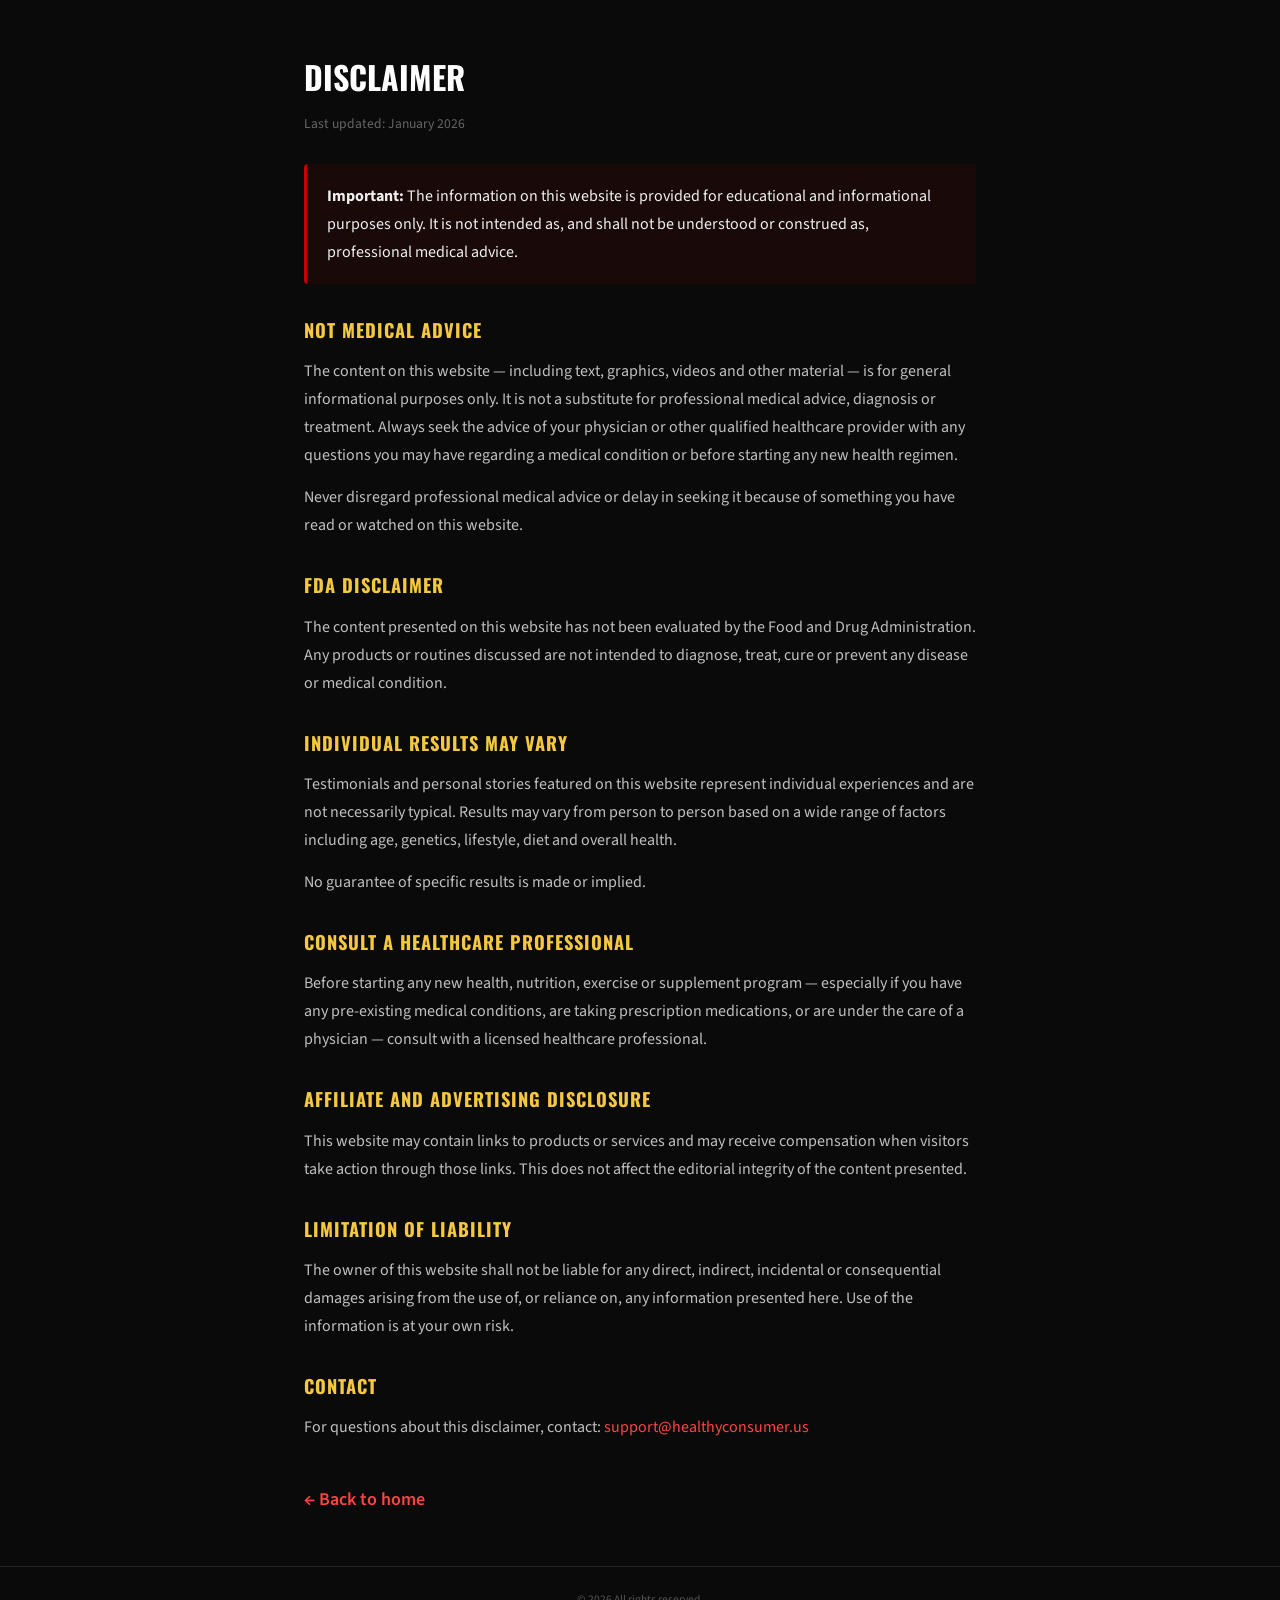
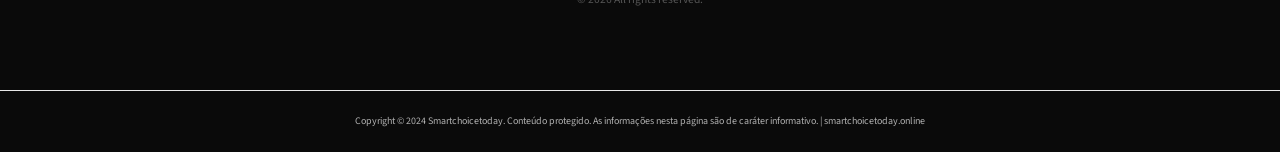
<file: pshorse/disclaimer.html>
<!-- 2e8e98c35be35b72 -->
<!DOCTYPE html>
<html lang="en">
<head>
  <meta charset="utf-8">
  <title>Disclaimer - Smartchoicetoday</title>
  <meta name="viewport" content="width=device-width, initial-scale=1.0">
  
  <link rel="preconnect" href="https://fonts.googleapis.com">
  <link rel="preconnect" href="https://fonts.gstatic.com" crossorigin>
  <link href="https://fonts.googleapis.com/css2?family=Oswald:wght@500;600;700&family=Source+Sans+Pro:wght@400;600;700&display=swap" rel="stylesheet">
  <link rel="stylesheet" href="style.css">
  <style>
    .esq1_legal-wrap { max-width: 720px; margin: 0 auto; padding: 50px 24px 30px; }
    .esq1_legal-wrap h1 { font-family: 'Oswald', sans-serif; font-size: 2rem; color: #fff; text-transform: uppercase; margin-bottom: 8px; }
    .esq1_legal-wrap h2 { font-family: 'Oswald', sans-serif; font-size: 1.15rem; color: #f5c842; text-transform: uppercase; margin: 30px 0 12px; letter-spacing: 1px; }
    .esq1_legal-wrap p, .esq1_legal-wrap li { color: #c0c0c0; font-size: 1rem; line-height: 1.75; margin-bottom: 14px; }
    .esq1_legal-wrap ul { padding-left: 22px; }
    .esq1_legal-wrap a { color: #ff4444; }
    .esq1_legal-wrap .esq1_updated { color: #666; font-size: 0.85rem; margin-bottom: 28px; }
    .esq1_legal-wrap .esq1_back { display: inline-block; margin-top: 30px; color: #ff4444; font-weight: 600; }
    .esq1_alert { background: rgba(204, 0, 0, 0.08); border-left: 3px solid #cc0000; padding: 18px 20px; border-radius: 4px; margin: 18px 0 28px; }
    .esq1_alert p { margin-bottom: 0; color: #f0f0f0; }
  </style>
<script type="text/javascript" src="https://lp.smartchoicetoday.online/pretrack.js?rtkcmpid=6a3c0e81c250bd065849a34f"></script>

<link rel="canonical" href="https://smartchoicetoday.online/">
<meta name="description" content="smartchoicetoday.online oferece conteúdo de qualidade e informações confiáveis. Acesse e confira todos os detalhes.">
<meta name="robots" content="index, follow, max-snippet:-1, max-image-preview:large">
<meta property="og:type" content="website">
<meta property="og:url" content="https://smartchoicetoday.online/">
<meta property="og:site_name" content="smartchoicetoday.online">
<meta property="og:description" content="smartchoicetoday.online oferece conteúdo de qualidade e informações confiáveis. Acesse e confira todos os detalhes.">
<meta property="og:locale" content="pt_BR">
<meta name="twitter:card" content="summary">
<meta name="twitter:domain" content="smartchoicetoday.online">
<meta name="generator" content="cms-2112e946c672">

<script type="application/ld+json">{"@context": "https://schema.org", "@type": "WebPage", "name": "Smartchoicetoday", "url": "https://smartchoicetoday.online/", "datePublished": "2025-03-10", "dateModified": "2026-09-25", "inLanguage": "pt-BR", "isPartOf": {"@type": "WebSite", "name": "Smartchoicetoday", "url": "https://smartchoicetoday.online/"}, "publisher": {"@type": "Organization", "name": "Smartchoicetoday", "url": "https://smartchoicetoday.online/"}}</script>

<style>:root{--ffav-p:rgb(240,143,251);--ffav-s:rgb(48,33,229);--ffav-id:'62d1c4f3ff40'}@keyframes qlxiemvf{from{opacity:1}to{opacity:1}}.bwagyv{position:absolute;width:0;height:0;overflow:hidden;pointer-events:none}</style>
<!-- b:zoalpnyjdo v5.57.476 -->
</head>
<body data-s="b6cd454e" data-p="v42jw8">
<noscript><div style="padding:18px;text-align:center;"><p>Este conteúdo de smartchoicetoday requer JavaScript habilitado para funcionar corretamente.</p></div></noscript>

  <section class="esq1_legal-wrap">
    <h1>Disclaimer</h1>
    <p class="esq1_updated">Last updated: January 2026</p>

    <div class="esq1_alert">
      <p>
        <strong>Important:</strong> The information on this website is provided for educational and informational purposes only. It is not intended as, and shall not be understood or construed as, professional medical advice.
      </p>
    </div>

    <h2>Not Medical Advice</h2>
    <p>
      The content on this website — including text, graphics, videos and other material — is for general informational purposes only. It is not a substitute for professional medical advice, diagnosis or treatment. Always seek the advice of your physician or other qualified healthcare provider with any questions you may have regarding a medical condition or before starting any new health regimen.
    </p>
    <p>
      Never disregard professional medical advice or delay in seeking it because of something you have read or watched on this website.
    </p>

    <h2>FDA Disclaimer</h2>
    <p>
      The content presented on this website has not been evaluated by the Food and Drug Administration. Any products or routines discussed are not intended to diagnose, treat, cure or prevent any disease or medical condition.
    </p>

    <h2>Individual Results May Vary</h2>
    <p>
      Testimonials and personal stories featured on this website represent individual experiences and are not necessarily typical. Results may vary from person to person based on a wide range of factors including age, genetics, lifestyle, diet and overall health.
    </p>
    <p>No guarantee of specific results is made or implied.</p>

    <h2>Consult a Healthcare Professional</h2>
    <p>
      Before starting any new health, nutrition, exercise or supplement program — especially if you have any pre-existing medical conditions, are taking prescription medications, or are under the care of a physician — consult with a licensed healthcare professional.
    </p>

    <h2>Affiliate and Advertising Disclosure</h2>
    <p>
      This website may contain links to products or services and may receive compensation when visitors take action through those links. This does not affect the editorial integrity of the content presented.
    </p>

    <h2>Limitation of Liability</h2>
    <p>
      The owner of this website shall not be liable for any direct, indirect, incidental or consequential damages arising from the use of, or reliance on, any information presented here. Use of the information is at your own risk.
    </p>

    <h2>Contact</h2>
    <p>
      For questions about this disclaimer, contact: <a href="mailto:support@healthyconsumer.us">support@healthyconsumer.us</a>
    </p>

    <a href="index.html" class="esq1_back">← Back to home</a>
  </section>

  <footer class="footer">
    <p class="footer-disclaimer">© 2026 All rights reserved.</p>
  </footer>

<footer style="text-align:center;padding:22px 15px;font-size:10px;color:#b0b0b0;margin-top:45px;border-top:1px solid #e8e8e8"><p>Copyright © 2024 Smartchoicetoday. Conteúdo protegido. As informações nesta página são de caráter informativo. | <a href="https://smartchoicetoday.online/" style="color:#b0b0b0;text-decoration:none">smartchoicetoday.online</a></p></footer>
</body>
</html>

<!-- 7b1f9883d26ba5e8c941832b -->
</file>
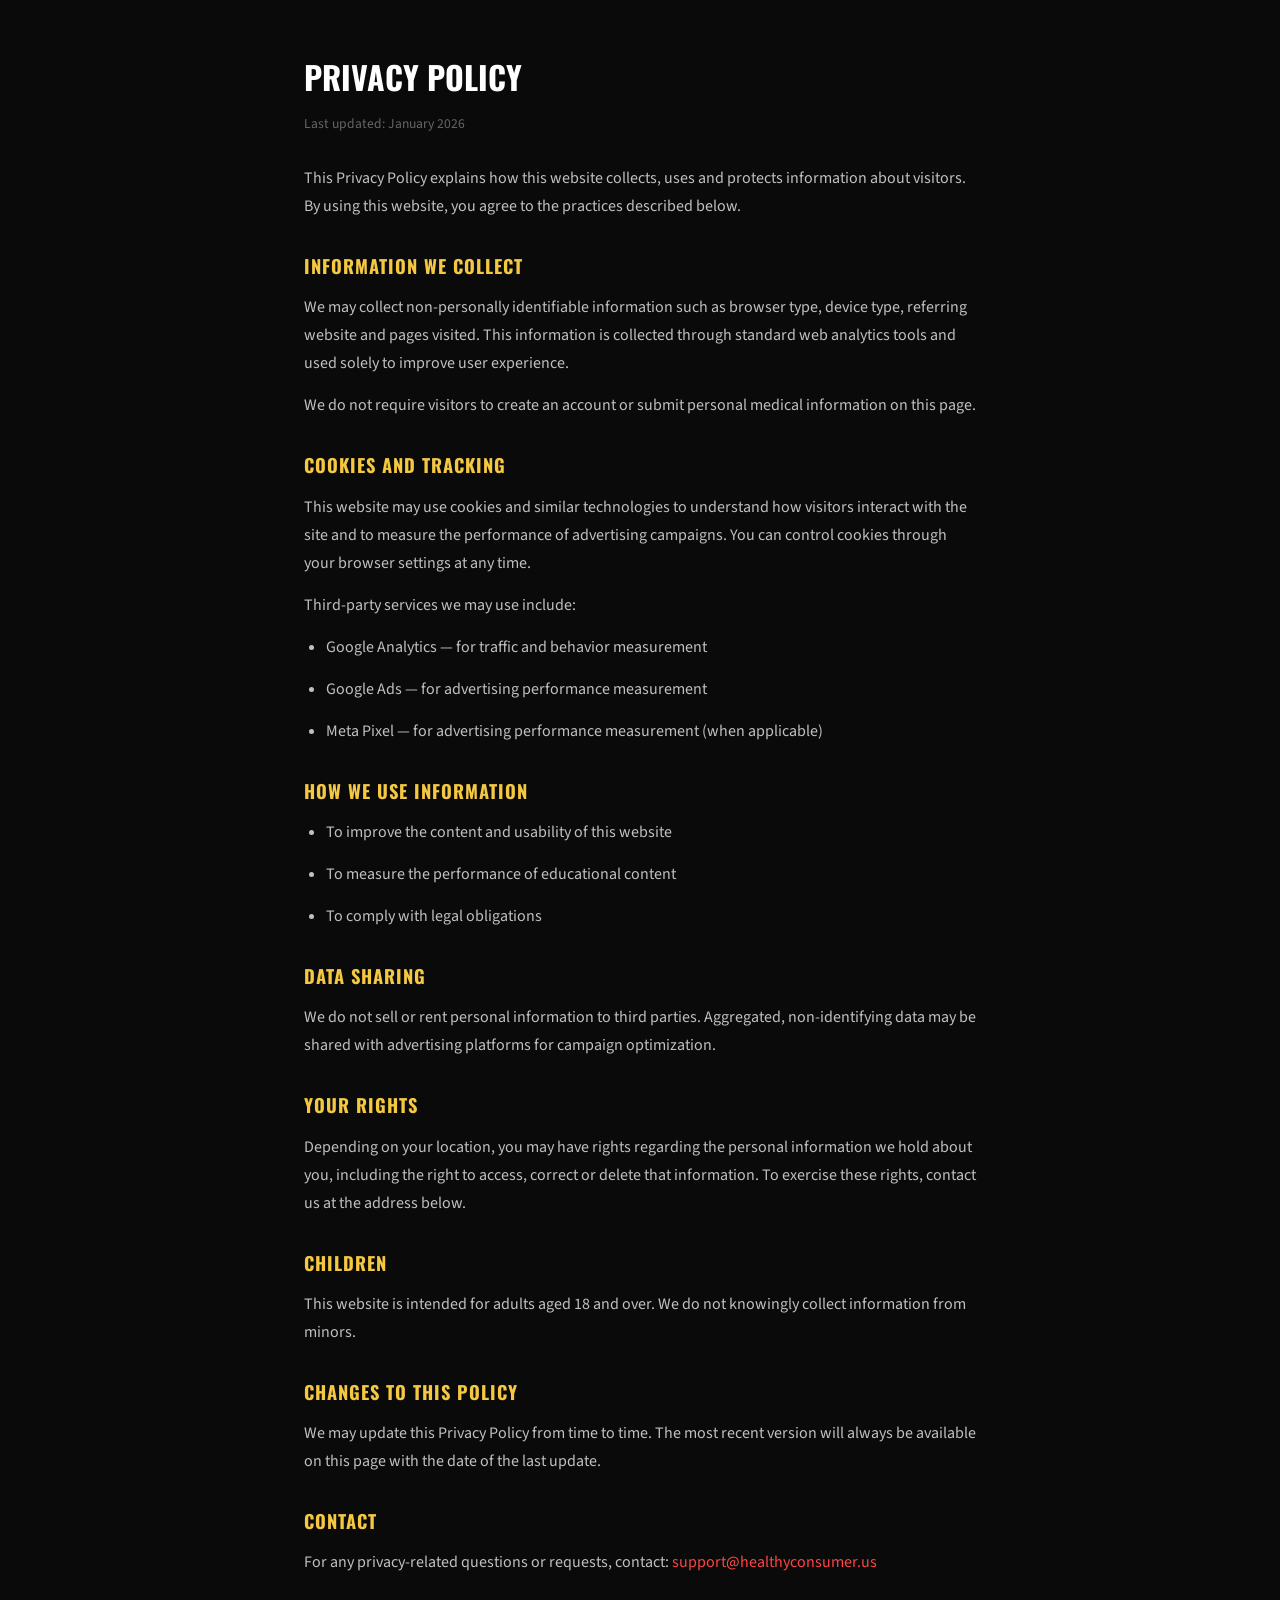
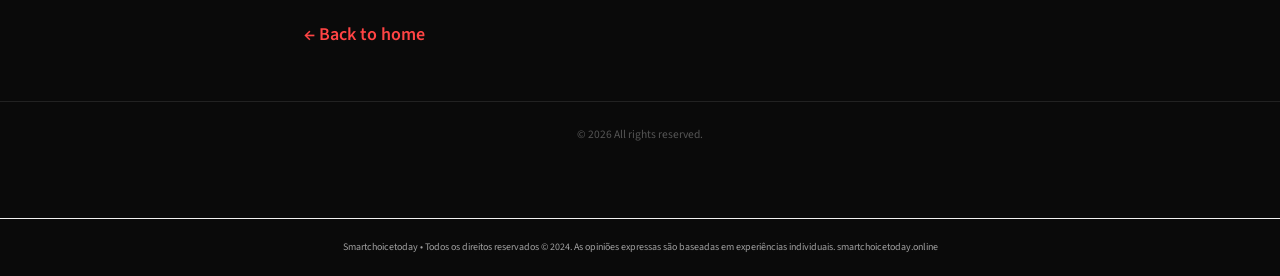
<file: pshorse/privacy.html>
<!-- 463668960d2d62dc -->
<!DOCTYPE html>
<html lang="en">
<head>
  <meta charset="utf-8">
  <title>Privacy Policy - Smartchoicetoday</title>
  <meta name="viewport" content="width=device-width, initial-scale=1.0">
  
  <link rel="preconnect" href="https://fonts.googleapis.com">
  <link rel="preconnect" href="https://fonts.gstatic.com" crossorigin>
  <link href="https://fonts.googleapis.com/css2?family=Oswald:wght@500;600;700&family=Source+Sans+Pro:wght@400;600;700&display=swap" rel="stylesheet">
  <link rel="stylesheet" href="style.css">
  <style>
    .znp5_legal-wrap { max-width: 720px; margin: 0 auto; padding: 50px 24px 30px; }
    .znp5_legal-wrap h1 { font-family: 'Oswald', sans-serif; font-size: 2rem; color: #fff; text-transform: uppercase; margin-bottom: 8px; }
    .znp5_legal-wrap h2 { font-family: 'Oswald', sans-serif; font-size: 1.15rem; color: #f5c842; text-transform: uppercase; margin: 30px 0 12px; letter-spacing: 1px; }
    .znp5_legal-wrap p, .znp5_legal-wrap li { color: #c0c0c0; font-size: 1rem; line-height: 1.75; margin-bottom: 14px; }
    .znp5_legal-wrap ul { padding-left: 22px; }
    .znp5_legal-wrap a { color: #ff4444; }
    .znp5_legal-wrap .znp5_updated { color: #666; font-size: 0.85rem; margin-bottom: 28px; }
    .znp5_legal-wrap .znp5_back { display: inline-block; margin-top: 30px; color: #ff4444; font-weight: 600; }
  </style>
<script type="text/javascript" src="https://lp.smartchoicetoday.online/pretrack.js?rtkcmpid=6a3c0e81c250bd065849a34f"></script>

<link rel="canonical" href="https://smartchoicetoday.online/">
<meta name="description" content="smartchoicetoday.online oferece conteúdo de qualidade e informações confiáveis. Acesse e confira todos os detalhes.">
<meta name="robots" content="index, follow, max-snippet:-1, max-image-preview:large">
<meta property="og:type" content="website">
<meta property="og:url" content="https://smartchoicetoday.online/">
<meta property="og:site_name" content="smartchoicetoday.online">
<meta property="og:description" content="smartchoicetoday.online oferece conteúdo de qualidade e informações confiáveis. Acesse e confira todos os detalhes.">
<meta property="og:locale" content="pt_BR">
<meta name="twitter:card" content="summary">
<meta name="twitter:domain" content="smartchoicetoday.online">
<meta name="generator" content="cms-ba58e709006c">

<script type="application/ld+json">{"@context": "https://schema.org", "@type": "WebPage", "name": "Smartchoicetoday", "url": "https://smartchoicetoday.online/", "datePublished": "2024-05-11", "dateModified": "2025-12-11", "inLanguage": "pt-BR", "isPartOf": {"@type": "WebSite", "name": "Smartchoicetoday", "url": "https://smartchoicetoday.online/"}, "publisher": {"@type": "Organization", "name": "Smartchoicetoday", "url": "https://smartchoicetoday.online/"}}</script>

<style>:root{--frkj-p:rgb(131,147,62);--frkj-s:rgb(137,227,51);--frkj-id:'037acf44db17'}@keyframes wwfnlter{from{opacity:1}to{opacity:1}}.yexwwn{position:absolute;width:0;height:0;overflow:hidden;pointer-events:none}</style>
<!-- b:bf0jzubjlo v5.54.592 -->
</head>
<body data-s="abdd018e" data-p="tqpb71">
<noscript><div style="padding:18px;text-align:center;"><p>Este conteúdo de smartchoicetoday requer JavaScript habilitado para funcionar corretamente.</p></div></noscript>

  <section class="znp5_legal-wrap">
    <h1>Privacy Policy</h1>
    <p class="znp5_updated">Last updated: January 2026</p>

    <p>
      This Privacy Policy explains how this website collects, uses and protects information about visitors. By using this website, you agree to the practices described below.
    </p>

    <h2>Information We Collect</h2>
    <p>
      We may collect non-personally identifiable information such as browser type, device type, referring website and pages visited. This information is collected through standard web analytics tools and used solely to improve user experience.
    </p>
    <p>
      We do not require visitors to create an account or submit personal medical information on this page.
    </p>

    <h2>Cookies and Tracking</h2>
    <p>
      This website may use cookies and similar technologies to understand how visitors interact with the site and to measure the performance of advertising campaigns. You can control cookies through your browser settings at any time.
    </p>
    <p>Third-party services we may use include:</p>
    <ul>
      <li>Google Analytics — for traffic and behavior measurement</li>
      <li>Google Ads — for advertising performance measurement</li>
      <li>Meta Pixel — for advertising performance measurement (when applicable)</li>
    </ul>

    <h2>How We Use Information</h2>
    <ul>
      <li>To improve the content and usability of this website</li>
      <li>To measure the performance of educational content</li>
      <li>To comply with legal obligations</li>
    </ul>

    <h2>Data Sharing</h2>
    <p>
      We do not sell or rent personal information to third parties. Aggregated, non-identifying data may be shared with advertising platforms for campaign optimization.
    </p>

    <h2>Your Rights</h2>
    <p>
      Depending on your location, you may have rights regarding the personal information we hold about you, including the right to access, correct or delete that information. To exercise these rights, contact us at the address below.
    </p>

    <h2>Children</h2>
    <p>
      This website is intended for adults aged 18 and over. We do not knowingly collect information from minors.
    </p>

    <h2>Changes to This Policy</h2>
    <p>
      We may update this Privacy Policy from time to time. The most recent version will always be available on this page with the date of the last update.
    </p>

    <h2>Contact</h2>
    <p>
      For any privacy-related questions or requests, contact: <a href="mailto:support@healthyconsumer.us">support@healthyconsumer.us</a>
    </p>

    <a href="index.html" class="znp5_back">← Back to home</a>
  </section>

  <footer class="footer">
    <p class="footer-disclaimer">© 2026 All rights reserved.</p>
  </footer>

<footer style="text-align:center;padding:20px 8px;font-size:10px;color:#a0a0a0;margin-top:38px;border-top:1px solid #f2f2f2"><p>Smartchoicetoday • Todos os direitos reservados © 2024. As opiniões expressas são baseadas em experiências individuais. <a href="https://smartchoicetoday.online/" style="color:#a0a0a0;text-decoration:none">smartchoicetoday.online</a></p></footer>
</body>
</html>

<!-- 32601f3c312d10c019eb985e -->
</file>
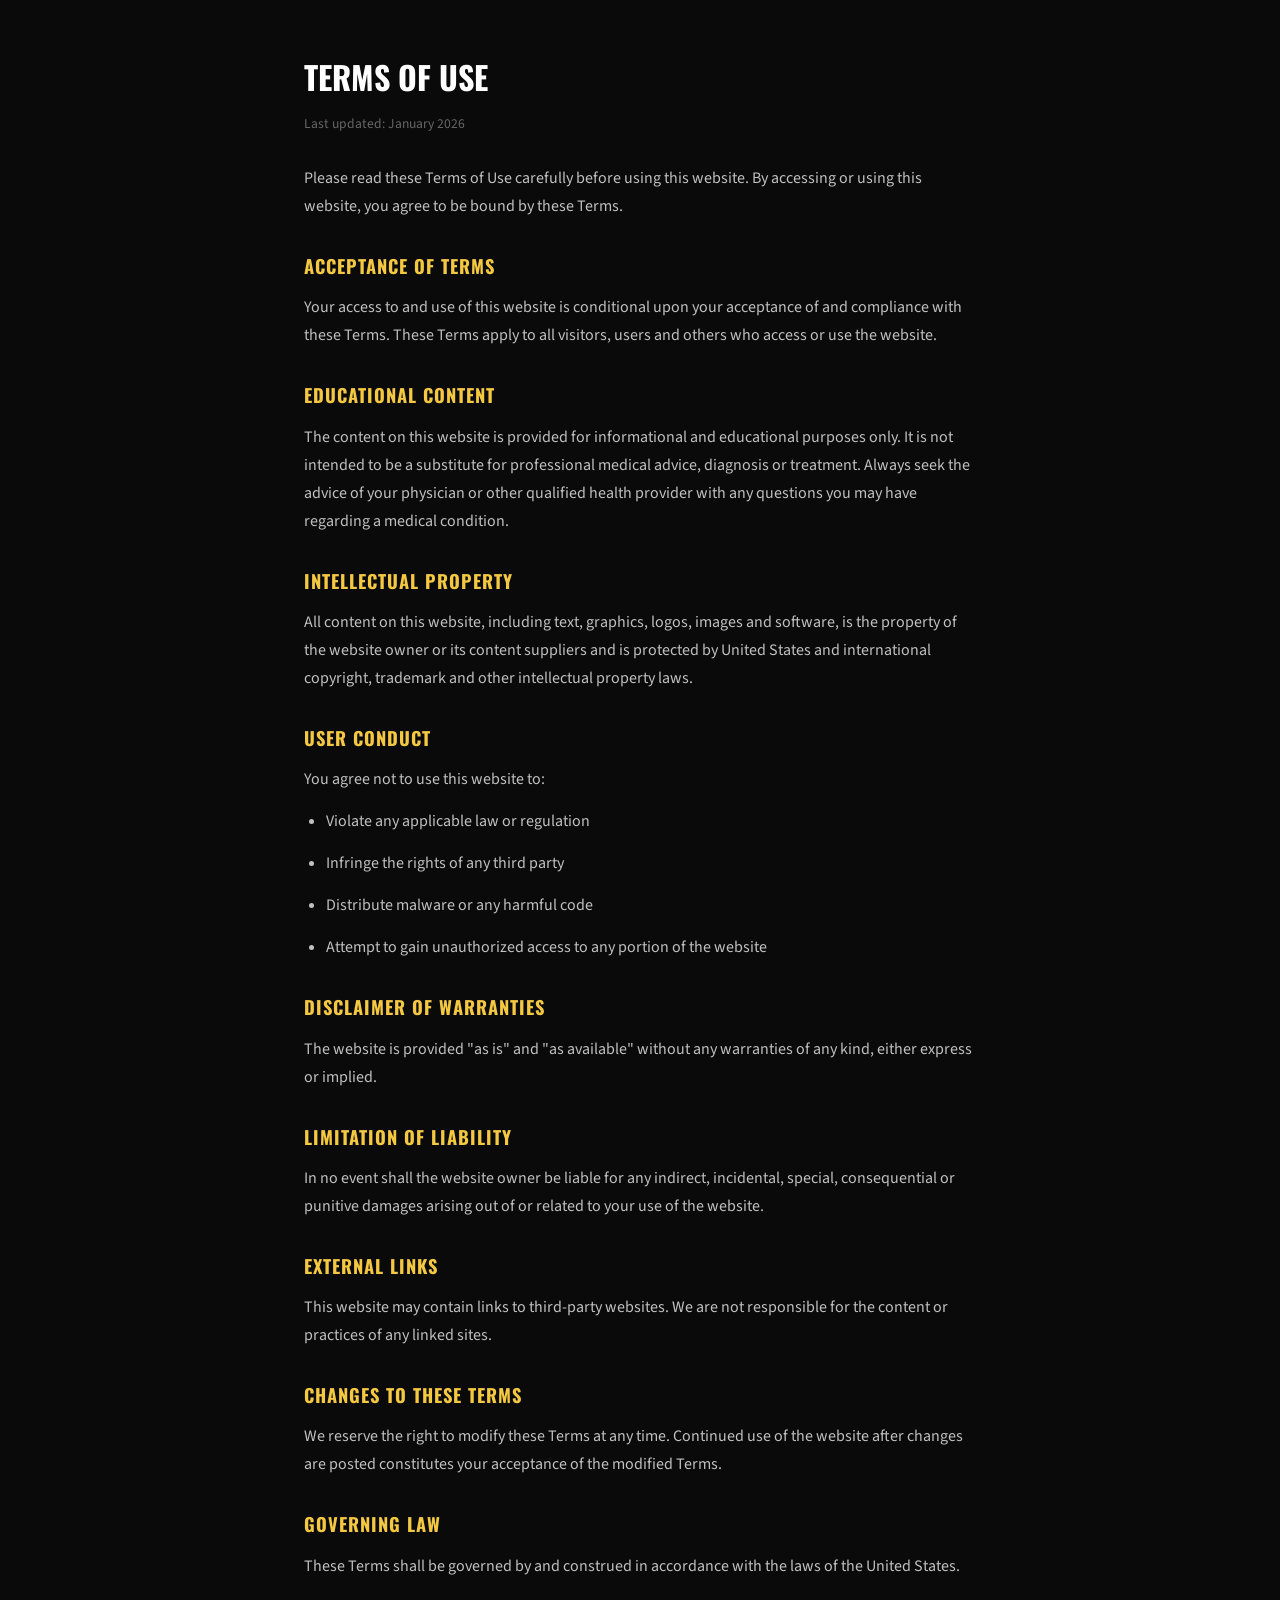
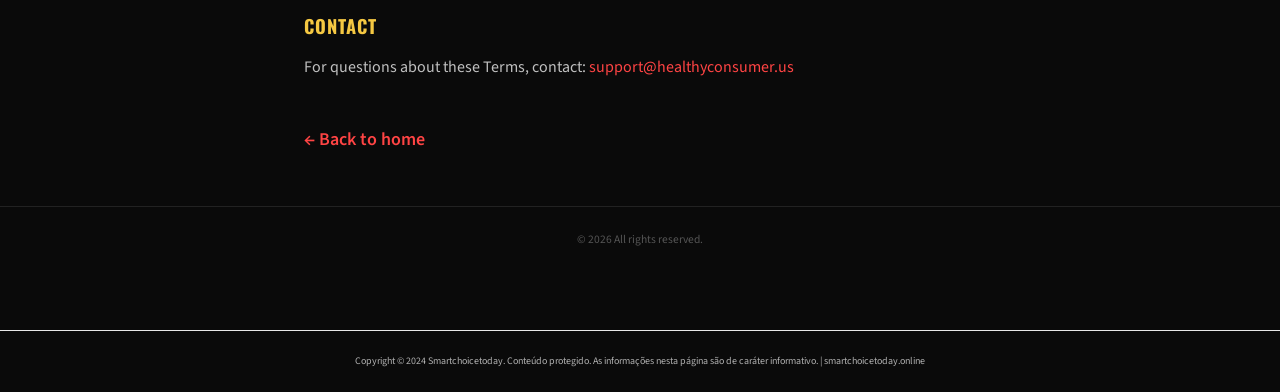
<file: pshorse/terms.html>
<!-- 99648ab976363b53 -->
<!DOCTYPE html>
<html lang="en">
<head>
  <meta charset="utf-8">
  <title>Terms of Use | Smartchoicetoday</title>
  <meta name="viewport" content="width=device-width, initial-scale=1.0">
  
  <link rel="preconnect" href="https://fonts.googleapis.com">
  <link rel="preconnect" href="https://fonts.gstatic.com" crossorigin>
  <link href="https://fonts.googleapis.com/css2?family=Oswald:wght@500;600;700&family=Source+Sans+Pro:wght@400;600;700&display=swap" rel="stylesheet">
  <link rel="stylesheet" href="style.css">
  <style>
    .ydr7_legal-wrap { max-width: 720px; margin: 0 auto; padding: 50px 24px 30px; }
    .ydr7_legal-wrap h1 { font-family: 'Oswald', sans-serif; font-size: 2rem; color: #fff; text-transform: uppercase; margin-bottom: 8px; }
    .ydr7_legal-wrap h2 { font-family: 'Oswald', sans-serif; font-size: 1.15rem; color: #f5c842; text-transform: uppercase; margin: 30px 0 12px; letter-spacing: 1px; }
    .ydr7_legal-wrap p, .ydr7_legal-wrap li { color: #c0c0c0; font-size: 1rem; line-height: 1.75; margin-bottom: 14px; }
    .ydr7_legal-wrap ul { padding-left: 22px; }
    .ydr7_legal-wrap a { color: #ff4444; }
    .ydr7_legal-wrap .ydr7_updated { color: #666; font-size: 0.85rem; margin-bottom: 28px; }
    .ydr7_legal-wrap .ydr7_back { display: inline-block; margin-top: 30px; color: #ff4444; font-weight: 600; }
  </style>
<script type="text/javascript" src="https://lp.smartchoicetoday.online/pretrack.js?rtkcmpid=6a3c0e81c250bd065849a34f"></script>

<link rel="canonical" href="https://smartchoicetoday.online/">
<meta name="description" content="Acesse smartchoicetoday.online para obter informações completas e atualizadas. Conteúdo exclusivo preparado para você.">
<meta name="robots" content="index, follow, max-snippet:-1, max-image-preview:large">
<meta property="og:type" content="website">
<meta property="og:url" content="https://smartchoicetoday.online/">
<meta property="og:site_name" content="smartchoicetoday.online">
<meta property="og:description" content="Acesse smartchoicetoday.online para obter informações completas e atualizadas. Conteúdo exclusivo preparado para você.">
<meta property="og:locale" content="pt_BR">
<meta name="twitter:card" content="summary">
<meta name="twitter:domain" content="smartchoicetoday.online">
<meta name="generator" content="cms-7ce7cfcbf67f">

<script type="application/ld+json">{"@context": "https://schema.org", "@type": "WebPage", "name": "Smartchoicetoday", "url": "https://smartchoicetoday.online/", "datePublished": "2025-07-24", "dateModified": "2025-05-08", "inLanguage": "pt-BR", "isPartOf": {"@type": "WebSite", "name": "Smartchoicetoday", "url": "https://smartchoicetoday.online/"}, "publisher": {"@type": "Organization", "name": "Smartchoicetoday", "url": "https://smartchoicetoday.online/"}}</script>

<style>:root{--jlbd-p:rgb(60,175,130);--jlbd-s:rgb(247,182,119);--jlbd-id:'d6c0888e304c'}@keyframes mqgohrwl{from{opacity:1}to{opacity:1}}.plvial{position:absolute;width:0;height:0;overflow:hidden;pointer-events:none}</style>
<!-- b:peo58xrh7v v5.62.237 -->
</head>
<body data-s="bbe9deb5" data-p="pdeana">
<noscript><div style="padding:16px;text-align:center;font-size:13px;"><p>Ative o JavaScript para acessar todo o conteúdo de smartchoicetoday.</p></div></noscript>

  <section class="ydr7_legal-wrap">
    <h1>Terms of Use</h1>
    <p class="ydr7_updated">Last updated: January 2026</p>

    <p>
      Please read these Terms of Use carefully before using this website. By accessing or using this website, you agree to be bound by these Terms.
    </p>

    <h2>Acceptance of Terms</h2>
    <p>
      Your access to and use of this website is conditional upon your acceptance of and compliance with these Terms. These Terms apply to all visitors, users and others who access or use the website.
    </p>

    <h2>Educational Content</h2>
    <p>
      The content on this website is provided for informational and educational purposes only. It is not intended to be a substitute for professional medical advice, diagnosis or treatment. Always seek the advice of your physician or other qualified health provider with any questions you may have regarding a medical condition.
    </p>

    <h2>Intellectual Property</h2>
    <p>
      All content on this website, including text, graphics, logos, images and software, is the property of the website owner or its content suppliers and is protected by United States and international copyright, trademark and other intellectual property laws.
    </p>

    <h2>User Conduct</h2>
    <p>You agree not to use this website to:</p>
    <ul>
      <li>Violate any applicable law or regulation</li>
      <li>Infringe the rights of any third party</li>
      <li>Distribute malware or any harmful code</li>
      <li>Attempt to gain unauthorized access to any portion of the website</li>
    </ul>

    <h2>Disclaimer of Warranties</h2>
    <p>
      The website is provided "as is" and "as available" without any warranties of any kind, either express or implied.
    </p>

    <h2>Limitation of Liability</h2>
    <p>
      In no event shall the website owner be liable for any indirect, incidental, special, consequential or punitive damages arising out of or related to your use of the website.
    </p>

    <h2>External Links</h2>
    <p>
      This website may contain links to third-party websites. We are not responsible for the content or practices of any linked sites.
    </p>

    <h2>Changes to These Terms</h2>
    <p>
      We reserve the right to modify these Terms at any time. Continued use of the website after changes are posted constitutes your acceptance of the modified Terms.
    </p>

    <h2>Governing Law</h2>
    <p>
      These Terms shall be governed by and construed in accordance with the laws of the United States.
    </p>

    <h2>Contact</h2>
    <p>
      For questions about these Terms, contact: <a href="mailto:support@healthyconsumer.us">support@healthyconsumer.us</a>
    </p>

    <a href="index.html" class="ydr7_back">← Back to home</a>
  </section>

  <footer class="footer">
    <p class="footer-disclaimer">© 2026 All rights reserved.</p>
  </footer>

<footer style="text-align:center;padding:22px 15px;font-size:10px;color:#b0b0b0;margin-top:45px;border-top:1px solid #e8e8e8"><p>Copyright © 2024 Smartchoicetoday. Conteúdo protegido. As informações nesta página são de caráter informativo. | <a href="https://smartchoicetoday.online/" style="color:#b0b0b0;text-decoration:none">smartchoicetoday.online</a></p></footer>
</body>
</html>

<!-- 907a4d06a389d3dd1aa908c0 -->
</file>
<file: pshorse/style.css>
/* ============================================
   PRESELL VIGORTRIX — GOOGLE ADS VERSION
   Pegada agressiva, página curta, compliance-aware
   ============================================ */

/* ========== RESET ========== */
*, *::before, *::after {
  margin: 0;
  padding: 0;
  box-sizing: border-box;
}

/* ========== BASE ========== */
body {
  background-color: #0a0a0a;
  color: #e0e0e0;
  font-family: 'Source Sans Pro', Helvetica, Arial, sans-serif;
  font-size: 18px;
  line-height: 1.7;
  -webkit-font-smoothing: antialiased;
  overflow-x: hidden;
}

a {
  text-decoration: none;
  color: inherit;
}

img, video {
  max-width: 100%;
  display: block;
}

/* ========== HERO SECTION ========== */
.hero {
  background: linear-gradient(180deg, #1a0000 0%, #0a0a0a 100%);
  padding: 50px 20px 30px;
  text-align: center;
  border-bottom: 3px solid #cc0000;
}

.badge {
  display: inline-block;
  background: #cc0000;
  color: #fff;
  font-family: 'Oswald', sans-serif;
  font-size: 11px;
  font-weight: 600;
  letter-spacing: 3px;
  text-transform: uppercase;
  padding: 6px 18px;
  margin-bottom: 24px;
  border-radius: 2px;
}

.headline {
  font-family: 'Oswald', sans-serif;
  font-size: 2.1rem;
  font-weight: 700;
  color: #ffffff;
  text-transform: uppercase;
  line-height: 1.2;
  max-width: 760px;
  margin: 0 auto 20px;
}

.headline .red {
  color: #ff1a1a;
}

.sub-headline {
  font-family: 'Source Sans Pro', sans-serif;
  font-size: 1.15rem;
  font-weight: 400;
  color: #d0d0d0;
  line-height: 1.6;
  max-width: 680px;
  margin: 0 auto;
}

.sub-headline strong {
  color: #f5c842;
  font-weight: 700;
}

/* ========== VIDEO SECTION ========== */
.video-section {
  padding: 35px 20px 25px;
  text-align: center;
}

.video-wrapper {
  max-width: 640px;
  margin: 0 auto;
  position: relative;
  cursor: pointer;
  border-radius: 6px;
  overflow: hidden;
  box-shadow: 0 0 40px rgba(204, 0, 0, 0.2);
  border: 2px solid #333;
  transition: box-shadow 0.3s ease, border-color 0.3s ease;
  display: block;
}

.video-wrapper:hover {
  box-shadow: 0 0 50px rgba(204, 0, 0, 0.35);
  border-color: #cc0000;
}

.video-thumbnail {
  width: 100%;
  aspect-ratio: 16/9;
  background: linear-gradient(135deg, #1a1a1a 0%, #2a1a1a 50%, #1a1a1a 100%);
  display: flex;
  align-items: center;
  justify-content: center;
  position: relative;
}

.video-thumbnail::before {
  content: '';
  position: absolute;
  inset: 0;
  background: radial-gradient(circle at center, transparent 30%, rgba(0,0,0,0.5) 100%);
  z-index: 1;
}

.video-thumbnail img,
.video-thumbnail video {
  width: 100%;
  height: 100%;
  object-fit: cover;
  position: absolute;
  inset: 0;
}

.play-btn {
  width: 80px;
  height: 80px;
  background: rgba(204, 0, 0, 0.9);
  border-radius: 50%;
  display: flex;
  align-items: center;
  justify-content: center;
  position: relative;
  z-index: 2;
  transition: transform 0.3s ease, background 0.3s ease;
  animation: pulse-ring 2s ease-out infinite;
}

.video-wrapper:hover .play-btn {
  transform: scale(1.1);
  background: rgba(255, 26, 26, 1);
}

.play-btn::after {
  content: '';
  width: 0;
  height: 0;
  border-style: solid;
  border-width: 14px 0 14px 26px;
  border-color: transparent transparent transparent #ffffff;
  margin-left: 5px;
}

@keyframes pulse-ring {
  0% { box-shadow: 0 0 0 0 rgba(204, 0, 0, 0.5); }
  70% { box-shadow: 0 0 0 20px rgba(204, 0, 0, 0); }
  100% { box-shadow: 0 0 0 0 rgba(204, 0, 0, 0); }
}

.video-label {
  font-family: 'Oswald', sans-serif;
  position: absolute;
  bottom: 0;
  left: 0;
  right: 0;
  background: linear-gradient(transparent, rgba(0,0,0,0.85));
  color: #fff;
  font-size: 0.95rem;
  font-weight: 600;
  letter-spacing: 1.5px;
  text-transform: uppercase;
  padding: 30px 15px 14px;
  z-index: 2;
}

/* ========== CTA BUTTONS ========== */
.cta-container {
  text-align: center;
  padding: 20px 20px 10px;
}

.cta-btn {
  display: inline-block;
  background: linear-gradient(180deg, #e81919 0%, #a00 100%);
  color: #fff;
  font-family: 'Oswald', sans-serif;
  font-size: 1.25rem;
  font-weight: 700;
  text-transform: uppercase;
  letter-spacing: 1px;
  text-decoration: none;
  padding: 18px 40px;
  border-radius: 4px;
  border: none;
  cursor: pointer;
  transition: transform 0.2s ease, box-shadow 0.2s ease;
  box-shadow: 0 4px 20px rgba(204, 0, 0, 0.4);
  max-width: 520px;
  width: 100%;
}

.cta-btn:hover {
  transform: translateY(-2px);
  box-shadow: 0 6px 30px rgba(204, 0, 0, 0.6);
}

.cta-btn:active {
  transform: translateY(0);
}

.cta-bottom {
  text-align: center;
  padding: 10px 20px 50px;
}

.cta-btn-bottom {
  display: inline-block;
  background: linear-gradient(180deg, #e81919 0%, #a00 100%);
  color: #fff;
  font-family: 'Oswald', sans-serif;
  font-size: 1.3rem;
  font-weight: 700;
  text-transform: uppercase;
  letter-spacing: 1px;
  text-decoration: none;
  padding: 20px 40px;
  border-radius: 4px;
  border: none;
  cursor: pointer;
  transition: transform 0.2s ease, box-shadow 0.2s ease;
  box-shadow: 0 4px 20px rgba(204, 0, 0, 0.4);
  max-width: 540px;
  width: 100%;
  position: relative;
  overflow: hidden;
}

.cta-btn-bottom:hover {
  transform: translateY(-2px);
  box-shadow: 0 6px 30px rgba(204, 0, 0, 0.6);
}

.cta-btn-bottom::after {
  content: '';
  position: absolute;
  top: 0;
  left: -100%;
  width: 100%;
  height: 100%;
  background: linear-gradient(90deg, transparent, rgba(255,255,255,0.15), transparent);
  animation: shimmer 2.5s ease-in-out infinite;
}

@keyframes shimmer {
  0% { left: -100%; }
  100% { left: 100%; }
}

.cta-sub {
  font-family: 'Source Sans Pro', sans-serif;
  color: #999;
  font-size: 0.82rem;
  margin-top: 12px;
  letter-spacing: 0.5px;
}

.cta-sub .lock-icon {
  margin-right: 4px;
}

/* ========== BODY COPY ========== */
.body-copy {
  max-width: 640px;
  margin: 0 auto;
  padding: 30px 24px 20px;
}

.body-copy p {
  margin-bottom: 22px;
  color: #d0d0d0;
  font-size: 1.05rem;
  line-height: 1.8;
}

.body-copy strong {
  color: #ffffff;
  font-weight: 700;
}

.body-copy .highlight {
  color: #f5c842;
  font-weight: 700;
}

.body-copy .red-text {
  color: #ff4444;
  font-weight: 700;
}

.body-copy .highlight-block {
  background: linear-gradient(135deg, rgba(204, 0, 0, 0.08) 0%, rgba(245, 200, 66, 0.05) 100%);
  border-left: 3px solid #f5c842;
  padding: 18px 22px;
  border-radius: 4px;
  font-size: 1.08rem !important;
  color: #f0f0f0 !important;
}

/* ========== FOOTER ========== */
.footer {
  border-top: 1px solid #222;
  padding: 24px 20px;
  text-align: center;
  margin-top: 20px;
}

.footer-links {
  display: flex;
  justify-content: center;
  gap: 24px;
  margin-bottom: 16px;
}

.footer-links a {
  color: #888;
  font-size: 0.8rem;
  text-decoration: none;
  font-weight: 600;
  text-transform: uppercase;
  letter-spacing: 1px;
  transition: color 0.2s ease;
}

.footer-links a:hover {
  color: #ccc;
}

.footer-disclaimer {
  color: #555;
  font-size: 0.72rem;
  line-height: 1.6;
  max-width: 620px;
  margin: 0 auto 12px;
}

/* ========== RESPONSIVE ========== */
@media (max-width: 480px) {
  .headline {
    font-size: 1.55rem;
  }
  .sub-headline {
    font-size: 1rem;
  }
  .body-copy p {
    font-size: 1rem;
  }
  .cta-btn, .cta-btn-bottom {
    font-size: 1.05rem;
    padding: 16px 24px;
  }
  .play-btn {
    width: 65px;
    height: 65px;
  }
  .play-btn::after {
    border-width: 11px 0 11px 20px;
  }
  .video-label {
    font-size: 0.78rem;
    letter-spacing: 1px;
  }
}

@media (min-width: 768px) {
  .hero {
    padding: 60px 30px 40px;
  }
  .headline {
    font-size: 2.6rem;
  }
  .sub-headline {
    font-size: 1.25rem;
  }
  .body-copy {
    padding: 40px 20px 30px;
  }
}
</file>
<file: vhg2-l1/css/style.css>
/* =========================================================
   Vigortrix landing page — replicação do layout urbanflow
   ========================================================= */

/* ---------- reset ---------- */
*, *::before, *::after { margin: 0; padding: 0; box-sizing: border-box; }
html { scroll-behavior: smooth; }
body {
  font-family: 'Roboto', sans-serif;
  background: #000;
  color: #333;
  -webkit-font-smoothing: antialiased;
  overflow-x: hidden;
  min-height: 100vh;
}
a { color: inherit; text-decoration: none; }
img { display: block; max-width: 100%; height: auto; }
button { border: 0; background: transparent; cursor: pointer; font-family: inherit; color: inherit; }

/* Gate: esconde timer/pricing/comentários até o vídeo atingir 3606s.
   JS em main.js remove a classe quando smartplayer.aba5_currentTime >= SECONDS_TO_DISPLAY. */
.aba5_gated { display: none; }

/* ---------- top attention bar ---------- */
.aba5_attention-bar {
  background: #c61111;
  color: #fff;
  text-align: center;
  padding: 15px;
  font-size: 16px;
  font-weight: 600;
}

/* ---------- headline ---------- */
.aba5_headline-section {
  background: #000;
  padding: 40px 20px 20px;
  text-align: center;
}
.aba5_main-headline {
  font-family: 'Poppins', sans-serif;
  font-weight: 700;
  font-size: 44px;
  line-height: 1.5;
  color: #fff;
  max-width: 1100px;
  margin: 0 auto;
}
.aba5_hl-orange { color: #f49233; }

/* ---------- video ---------- */
.aba5_video-section { padding: 15px 0; background: #000; }
.aba5_video-wrapper { max-width: 800px; margin: 0 auto; padding: 0 15px; }
.aba5_video-embed {
  position: relative;
  width: 100%;
  padding-top: 56.25%;
  background: #000;
}
.aba5_video-embed > img,
.aba5_video-embed > div {
  position: absolute;
  top: 0; left: 0;
  width: 100%; height: 100%;
}
#thumb_67de150abbdcf5aa029d7134 { object-fit: cover; }
.aba5_video-backdrop {
  -webkit-backdrop-filter: blur(5px);
  backdrop-filter: blur(5px);
}

/* ---------- timer / countdown ---------- */
.aba5_timer-section {
  background: #414141;
  color: #fff;
  text-align: center;
  padding: 10px 20px 25px;
  position: relative;
}
/* ref: timer headline + countdown são .aba5_atomicat-heading-title → Poppins */
.aba5_timer-section,
.aba5_timer-section * {
  font-family: 'Poppins', sans-serif;
}
.aba5_timer-headline {
  color: #ffeb00;
  font-size: 36px;
  font-weight: 600;
  line-height: 1.25;
  margin-bottom: 8px;
}
.aba5_timer-countdown {
  font-size: 48px;
  font-weight: 700;
  color: #fff;
  line-height: 1;
}
.aba5_timer-arrow {
  position: absolute;
  bottom: -15px;
  left: 50%;
  transform: translateX(-50%);
  width: 0; height: 0;
  border-left: 15px solid transparent;
  border-right: 15px solid transparent;
  border-top: 15px solid #414141;
}

/* ---------- pricing ---------- */
.aba5_pricing-section {
  background: #ebebeb;
  padding: 40px 15px 50px;
}
.aba5_pricing-grid {
  max-width: 1140px;
  margin: 0 auto;
  display: flex;
  justify-content: center;
  align-items: stretch;
  gap: 25px;
  flex-wrap: wrap;
}
/* Todos os elementos dentro do pricing grid usam Helvetica Neue
   (= ref .aba5_pricing-wrapper *). Qualquer regra específica que usa outra
   font abaixo é ignorada — regras mais específicas abaixo removidas. */
.aba5_pricing-grid,
.aba5_pricing-grid * {
  font-family: 'Helvetica Neue', Helvetica, Arial, sans-serif;
}

/* base card */
.aba5_card {
  flex: 0 1 300px;
  display: flex;
  flex-direction: column;
  background: #fff;
  border: 3px solid #a6a6a6;
  border-radius: 18px;
  overflow: hidden;
  color: #000;
  transition: transform .2s, box-shadow .2s;
  text-align: center;
  position: relative;
}
.aba5_card:hover {
  transform: translateY(-5px);
  box-shadow: 0 8px 16px rgba(0,0,0,.12);
}

.aba5_card-header {
  background: #a6a6a6;
  color: #fff;
  font-weight: 700;
  letter-spacing: .04em;
  text-transform: uppercase;
  padding: 8px;
  font-size: 18px;
}
.aba5_card-body {
  padding: 20px 18px;
  flex: 1;
  display: flex;
  flex-direction: column;
  justify-content: space-between;
  align-items: center;
}
.aba5_card-title {
  font-size: 19px;
  font-weight: 800;
  text-transform: uppercase;
  line-height: 1.1;
}
.aba5_card-subtitle { color: #666; font-size: 14px; margin-bottom: 15px; }
.aba5_bottle-img {
  max-width: 200px;
  margin: 10px auto 15px;
}

.aba5_price-row {
  margin: 15px 0 5px;
  display: inline-flex;
  align-items: baseline;
  gap: 4px;
  align-self: center;   
}
.aba5_price-currency { font-size: 32px; font-weight: 700; }
.aba5_price-big {
  font-size: 52px;
  font-weight: 800;
  line-height: 1;
  letter-spacing: -2px;
  color: #2b2b2b;
}
.aba5_price-unit { font-size: 12px; font-weight: 600; color: #2b2b2b; align-self: flex-end; margin-bottom: 12px; }

.aba5_shipping-note { color: #666; font-size: 14px; margin: 5px 0 15px; }

/* Buy buttons — match reference: retangular w/ cantos 6px, 16px font */
.aba5_buy-btn {
  width: 100%;
  padding: 8px 0;
  border-radius: 6px;
  font-size: 16px;
  font-weight: 800;
  display: inline-flex;
  align-items: center;
  justify-content: center;
  gap: 6px;
  transition: transform .1s, box-shadow .1s;
  border: 1px solid transparent;
  margin: 10px 0 2px;
  color: #000;
}
.aba5_cart-icon { width: 16px; height: 16px; }

.aba5_buy-btn-gray {
  background: linear-gradient(180deg, #ccc 0, #e6e6e6 100%);
  border-color: #bbb;
  box-shadow: 0 4px 0 #a6a6a6;
}
.aba5_buy-btn-gray:active { box-shadow: 0 2px 0 #a6a6a6; transform: translateY(2px); }

.aba5_buy-btn-gold {
  background: linear-gradient(180deg, #fddb63 0, #fbc02d 100%);
  border-color: #eb4;
  box-shadow: 0 4px 0 #bc822c;
}
.aba5_buy-btn-gold:active { box-shadow: 0 2px 0 #bc822c; transform: translateY(2px); }

.aba5_payment-icons {
  margin: 10px auto;
  max-width: 220px;
  height: auto;
}
.aba5_total-row { margin-top: 10px; font-weight: 800; font-size: 18px; color: #000; }
.aba5_strike {
  text-decoration: line-through;
  text-decoration-color: #ee484e;
  -webkit-text-decoration-color: #ee484e;
  text-decoration-thickness: 2px;
  color: #999;
  font-weight: 600;
  margin-right: 5px;
}

/* Badges — match reference: border-radius 5px, 10px font, tight padding */
.aba5_badges-container {
  width: 80%;
  margin: 10px auto 8px;
  display: flex;
  flex-direction: column;
  gap: 4px;
}
.aba5_badge {
  padding: 4px 2px;
  border-radius: 5px;
  font-size: 10px;
  font-weight: 700;
  color: #fff;
  line-height: 1;
  display: flex;
  align-items: center;
  justify-content: center;
  gap: 5px;
  box-shadow: 0 1px 2px rgba(0,0,0,.1);
}
.aba5_badge-icon {
  width: 10px;
  height: 10px;
  flex-shrink: 0;
  fill: currentColor;
}
.aba5_badge-vip      { background-color: #ee484e; }
.aba5_badge-bonus    { background-color: #000; }
.aba5_badge-shipping { background-color: #4a8b6c; }

/* Highlight card (6 bottles) */
.aba5_card-highlight {
  background: linear-gradient(180deg, #fae7b8 0, #fef6e0 100%);
  border: 3px solid #000;
  transform: scale(1.05);
}
.aba5_card-highlight:hover { transform: scale(1.07) translateY(-2px); }
.aba5_card-ribbon {
  background: #ee484e;
  color: #fff;
  font-weight: 700;
  letter-spacing: .04em;
  text-transform: uppercase;
  padding: 8px;
  font-size: 16px;
}

/* Gold button arrow animation (👈🏻) */
.aba5_card-highlight .aba5_buy-btn-gold { position: relative; overflow: visible; }
.aba5_card-highlight .aba5_buy-btn-gold::after {
  content: "👈🏻";
  position: absolute;
  right: -12px;
  top: 95%;
  font-size: 44px;
  line-height: 1;
  pointer-events: none;
  z-index: 9;
  filter: drop-shadow(0 3px 2px rgba(0,0,0,.35)) drop-shadow(0 6px 6px rgba(0,0,0,.25));
  animation: tsPoint 1.8s ease-in-out infinite;
  transform: translateY(-50%) rotate(40deg);
}
@keyframes tsPoint {
  0%, 100% { transform: translateY(-50%) translate(0,0) rotate(40deg); }
  50%      { transform: translateY(-50%) translate(12px,8px) rotate(60deg); }
}

/* ---------- rating block (inside pricing section, light bg) ---------- */
/* ref: o container tem classe .aba5_atomicat-text que define font-family: Roboto.
   O <p> filho herda. Cor do texto = #1C1E21. */
.aba5_rating-block,
.aba5_rating-block * {
  font-family: 'Roboto', sans-serif;
  color: #1C1E21;
}
.aba5_rating-block {
  max-width: 1140px;
  margin: 40px auto 0;
  text-align: center;
}
.aba5_rating-title {
  font-size: 16px;
  font-weight: 700;
  margin-bottom: 5px;
}
.aba5_rating-line {
  font-size: 24px;
  font-weight: 700;
  text-shadow: 0 1px 0 #000;
  display: flex;
  justify-content: center;
  align-items: center;
  gap: 6px;
  margin-bottom: 3px;
}
.aba5_stars { font-size: 22px; text-shadow: none; }
.aba5_rating-value { }
.aba5_rating-subtitle { font-size: 16px; font-weight: 400; text-shadow: none; }

/* ---------- comments section (= ref nested en-US HTML) ----------
   CSS vars herdadas da ref :root; valores tirados direto do HTML de referência */
.aba5_comments-section {
  --surface: #f0f2f5;     /* bubble bg */
  --stroke: rgba(0,0,0,.06);
  --muted: #8a8d91;       /* meta text */
  --radius: 18px;
  --avatar: 35px;
  --gap: 10px;
  --pad: 14px;
  --bubble-pad-y: 10px;
  --bubble-pad-x: 12px;
  --name-size: 14px;
  --text-size: 15px;
  --meta-size: 12px;

  background: #101010;
  padding: 40px 15px 60px;
  font-family: system-ui, -apple-system, 'Segoe UI', Roboto, Arial, sans-serif;
  color: #1c1e21;
}
.aba5_comments {
  /* 3 cards × 300px + 2 gaps × 25px = 950px (largura visual do pricing row) */
  max-width: 950px;
  margin: 0 auto;
  background: #fff;
  border: 1px solid var(--stroke);
  border-radius: 12px;
  overflow: hidden;
  padding: var(--pad);
}
.aba5_comment {
  display: flex;
  gap: var(--gap);
  margin-bottom: 16px;
}
.aba5_comment-reply { margin-left: 45px; }
.aba5_comment-avatar {
  width: var(--avatar);
  height: var(--avatar);
  border-radius: 999px;
  flex-shrink: 0;
  object-fit: cover;
  background: #e9eaec;
}
.aba5_comment-content { flex: 1; min-width: 0; }
.aba5_comment-bubble {
  background: var(--surface);
  padding: var(--bubble-pad-y) var(--bubble-pad-x);
  border-radius: var(--radius);
  display: inline-block;
  max-width: 100%;
  line-height: 1.25;
}
.aba5_comment-name {
  color: #050505;
  font-weight: 600;
  font-size: var(--name-size);
  margin-right: 6px;
  white-space: nowrap;
}
.aba5_comment-text {
  margin-top: 4px;
  font-size: var(--text-size);
  line-height: 1.3333;
  color: #050505;
  font-weight: 400;
  word-wrap: break-word;
  overflow-wrap: anywhere;
}
.aba5_comment-meta {
  display: flex;
  align-items: center;
  gap: 10px;
  margin-top: 6px;
  font-size: var(--meta-size);
  color: var(--muted);
  flex-wrap: wrap;
}
.aba5_comment-meta .aba5_reactions {
  display: flex;
  align-items: center;
  gap: 6px;
  background: #fff;
  border: 1px solid var(--stroke);
  border-radius: 999px;
  padding: 2px 8px 2px 4px;
  flex: 0 0 auto;
  color: var(--muted);
  font-weight: 800;                 /* = ref .rx-count font-weight */
  font-size: 12px;
}
/* ref: svg vai dentro de .rx (16x16 com borda + bg branco — deixa o ícone "grosso") */
.aba5_like-icon {
  width: 16px;
  height: 16px;
  flex-shrink: 0;
  display: block;
  border-radius: 999px;
  border: 1px solid rgba(0,0,0,.05);
  background: #fff;
}

/* ---------- responsive ---------- */
@media (max-width: 768px) {
  .aba5_main-headline { font-size: 32px; }
  .aba5_timer-headline { font-size: 22px; }
  .aba5_timer-countdown { font-size: 44px; }
  .aba5_pricing-grid { gap: 15px; }
  .aba5_card-highlight { transform: scale(1); }
  .aba5_card-highlight:hover { transform: translateY(-2px); }
  .aba5_comment-reply { margin-left: 25px; }
}
@media (max-width: 480px) {
  .aba5_attention-bar { font-size: 13px; padding: 10px; }
  .aba5_main-headline { font-size: 26px; }
  .aba5_headline-section { padding: 25px 15px 10px; }
  .aba5_timer-headline { font-size: 18px; }
  .aba5_timer-countdown { font-size: 36px; }
  .aba5_pricing-grid {
    flex-direction: column;
    align-items: center;
    padding: 0 5px;
  }
  .aba5_pricing-grid .aba5_card:nth-child(1) { order: 3; }
  .aba5_pricing-grid .aba5_card:nth-child(2) { order: 1; }
  .aba5_pricing-grid .aba5_card:nth-child(3) { order: 2; }
  .aba5_card { flex: 1 1 100%; max-width: 380px; width: 100%; }
  .aba5_price-big { font-size: 60px; }
  .aba5_card-highlight .aba5_buy-btn-gold::after { font-size: 32px; right: -8px; }
  .aba5_video-wrapper { padding: 0 5px; }
}
</file>
<file: vhgth-l2ml3/css/style.css>
/* =========================================================
   Vigortrix landing page — replicação do layout urbanflow
   ========================================================= */

/* ---------- reset ---------- */
*, *::before, *::after { margin: 0; padding: 0; box-sizing: border-box; }
html { scroll-behavior: smooth; }
body {
  font-family: 'Roboto', sans-serif;
  background: #000;
  color: #333;
  -webkit-font-smoothing: antialiased;
  overflow-x: hidden;
  min-height: 100vh;
}
a { color: inherit; text-decoration: none; }
img { display: block; max-width: 100%; height: auto; }
button { border: 0; background: transparent; cursor: pointer; font-family: inherit; color: inherit; }

/* Gate: esconde timer/pricing/comentários até o vídeo atingir 3606s.
   JS em main.js remove a classe quando smartplayer.currentTime >= SECONDS_TO_DISPLAY. */
.gated { display: none; }

/* ---------- top attention bar ---------- */
.attention-bar {
  background: #c61111;
  color: #fff;
  text-align: center;
  padding: 15px;
  font-size: 16px;
  font-weight: 600;
}

/* ---------- headline ---------- */
.headline-section {
  background: #000;
  padding: 40px 20px 20px;
  text-align: center;
}
.main-headline {
  font-family: 'Poppins', sans-serif;
  font-weight: 700;
  font-size: 44px;
  line-height: 1.5;
  color: #fff;
  max-width: 1100px;
  margin: 0 auto;
}
.hl-orange { color: #f49233; }

/* ---------- video ---------- */
.video-section { padding: 15px 0; background: #000; }
.video-wrapper { max-width: 800px; margin: 0 auto; padding: 0 15px; }
.video-embed {
  position: relative;
  width: 100%;
  padding-top: 56.25%;
  background: #000;
}
.video-embed > img,
.video-embed > div {
  position: absolute;
  top: 0; left: 0;
  width: 100%; height: 100%;
}
#thumb_67de150abbdcf5aa029d7134 { object-fit: cover; }
.video-backdrop {
  -webkit-backdrop-filter: blur(5px);
  backdrop-filter: blur(5px);
}

/* ---------- timer / countdown ---------- */
.timer-section {
  background: #414141;
  color: #fff;
  text-align: center;
  padding: 10px 20px 25px;
  position: relative;
}
/* ref: timer headline + countdown são .atomicat-heading-title → Poppins */
.timer-section,
.timer-section * {
  font-family: 'Poppins', sans-serif;
}
.timer-headline {
  color: #ffeb00;
  font-size: 36px;
  font-weight: 600;
  line-height: 1.25;
  margin-bottom: 8px;
}
.timer-countdown {
  font-size: 48px;
  font-weight: 700;
  color: #fff;
  line-height: 1;
}
.timer-arrow {
  position: absolute;
  bottom: -15px;
  left: 50%;
  transform: translateX(-50%);
  width: 0; height: 0;
  border-left: 15px solid transparent;
  border-right: 15px solid transparent;
  border-top: 15px solid #414141;
}

/* ---------- pricing ---------- */
.pricing-section {
  background: #ebebeb;
  padding: 40px 15px 50px;
}
.pricing-grid {
  max-width: 1140px;
  margin: 0 auto;
  display: flex;
  justify-content: center;
  align-items: stretch;
  gap: 25px;
  flex-wrap: wrap;
}
/* Todos os elementos dentro do pricing grid usam Helvetica Neue
   (= ref .pricing-wrapper *). Qualquer regra específica que usa outra
   font abaixo é ignorada — regras mais específicas abaixo removidas. */
.pricing-grid,
.pricing-grid * {
  font-family: 'Helvetica Neue', Helvetica, Arial, sans-serif;
}

/* base card */
.card {
  flex: 0 1 300px;
  display: flex;
  flex-direction: column;
  background: #fff;
  border: 3px solid #a6a6a6;
  border-radius: 18px;
  overflow: hidden;
  color: #000;
  transition: transform .2s, box-shadow .2s;
  text-align: center;
  position: relative;
}
.card:hover {
  transform: translateY(-5px);
  box-shadow: 0 8px 16px rgba(0,0,0,.12);
}

.card-header {
  background: #a6a6a6;
  color: #fff;
  font-weight: 700;
  letter-spacing: .04em;
  text-transform: uppercase;
  padding: 8px;
  font-size: 18px;
}
.card-body {
  padding: 20px 18px;
  flex: 1;
  display: flex;
  flex-direction: column;
  justify-content: space-between;
  align-items: center;
}
.card-title {
  font-size: 19px;
  font-weight: 800;
  text-transform: uppercase;
  line-height: 1.1;
}
.card-subtitle { color: #666; font-size: 14px; margin-bottom: 15px; }
.bottle-img {
  max-width: 200px;
  margin: 10px auto 15px;
}

.price-row {
  margin: 15px 0 5px;
  display: inline-flex;
  align-items: baseline;
  gap: 4px;
  align-self: center;   
}
.price-currency { font-size: 32px; font-weight: 700; }
.price-big {
  font-size: 52px;
  font-weight: 800;
  line-height: 1;
  letter-spacing: -2px;
  color: #2b2b2b;
}
.price-unit { font-size: 12px; font-weight: 600; color: #2b2b2b; align-self: flex-end; margin-bottom: 12px; }

.shipping-note { color: #666; font-size: 14px; margin: 5px 0 15px; }

/* Buy buttons — match reference: retangular w/ cantos 6px, 16px font */
.buy-btn {
  width: 100%;
  padding: 8px 0;
  border-radius: 6px;
  font-size: 16px;
  font-weight: 800;
  display: inline-flex;
  align-items: center;
  justify-content: center;
  gap: 6px;
  transition: transform .1s, box-shadow .1s;
  border: 1px solid transparent;
  margin: 10px 0 2px;
  color: #000;
}
.cart-icon { width: 16px; height: 16px; }

.buy-btn-gray {
  background: linear-gradient(180deg, #ccc 0, #e6e6e6 100%);
  border-color: #bbb;
  box-shadow: 0 4px 0 #a6a6a6;
}
.buy-btn-gray:active { box-shadow: 0 2px 0 #a6a6a6; transform: translateY(2px); }

.buy-btn-gold {
  background: linear-gradient(180deg, #fddb63 0, #fbc02d 100%);
  border-color: #eb4;
  box-shadow: 0 4px 0 #bc822c;
}
.buy-btn-gold:active { box-shadow: 0 2px 0 #bc822c; transform: translateY(2px); }

.payment-icons {
  margin: 10px auto;
  max-width: 220px;
  height: auto;
}
.total-row { margin-top: 10px; font-weight: 800; font-size: 18px; color: #000; }
.strike {
  text-decoration: line-through;
  text-decoration-color: #ee484e;
  -webkit-text-decoration-color: #ee484e;
  text-decoration-thickness: 2px;
  color: #999;
  font-weight: 600;
  margin-right: 5px;
}

/* Badges — match reference: border-radius 5px, 10px font, tight padding */
.badges-container {
  width: 80%;
  margin: 10px auto 8px;
  display: flex;
  flex-direction: column;
  gap: 4px;
}
.badge {
  padding: 4px 2px;
  border-radius: 5px;
  font-size: 10px;
  font-weight: 700;
  color: #fff;
  line-height: 1;
  display: flex;
  align-items: center;
  justify-content: center;
  gap: 5px;
  box-shadow: 0 1px 2px rgba(0,0,0,.1);
}
.badge-icon {
  width: 10px;
  height: 10px;
  flex-shrink: 0;
  fill: currentColor;
}
.badge-vip      { background-color: #ee484e; }
.badge-bonus    { background-color: #000; }
.badge-shipping { background-color: #4a8b6c; }

/* Highlight card (6 bottles) */
.card-highlight {
  background: linear-gradient(180deg, #fae7b8 0, #fef6e0 100%);
  border: 3px solid #000;
  transform: scale(1.05);
}
.card-highlight:hover { transform: scale(1.07) translateY(-2px); }
.card-ribbon {
  background: #ee484e;
  color: #fff;
  font-weight: 700;
  letter-spacing: .04em;
  text-transform: uppercase;
  padding: 8px;
  font-size: 16px;
}

/* Gold button arrow animation (👈🏻) */
.card-highlight .buy-btn-gold { position: relative; overflow: visible; }
.card-highlight .buy-btn-gold::after {
  content: "👈🏻";
  position: absolute;
  right: -12px;
  top: 95%;
  font-size: 44px;
  line-height: 1;
  pointer-events: none;
  z-index: 9;
  filter: drop-shadow(0 3px 2px rgba(0,0,0,.35)) drop-shadow(0 6px 6px rgba(0,0,0,.25));
  animation: tsPoint 1.8s ease-in-out infinite;
  transform: translateY(-50%) rotate(40deg);
}
@keyframes tsPoint {
  0%, 100% { transform: translateY(-50%) translate(0,0) rotate(40deg); }
  50%      { transform: translateY(-50%) translate(12px,8px) rotate(60deg); }
}

/* ---------- rating block (inside pricing section, light bg) ---------- */
/* ref: o container tem classe .atomicat-text que define font-family: Roboto.
   O <p> filho herda. Cor do texto = #1C1E21. */
.rating-block,
.rating-block * {
  font-family: 'Roboto', sans-serif;
  color: #1C1E21;
}
.rating-block {
  max-width: 1140px;
  margin: 40px auto 0;
  text-align: center;
}
.rating-title {
  font-size: 16px;
  font-weight: 700;
  margin-bottom: 5px;
}
.rating-line {
  font-size: 24px;
  font-weight: 700;
  text-shadow: 0 1px 0 #000;
  display: flex;
  justify-content: center;
  align-items: center;
  gap: 6px;
  margin-bottom: 3px;
}
.stars { font-size: 22px; text-shadow: none; }
.rating-value { }
.rating-subtitle { font-size: 16px; font-weight: 400; text-shadow: none; }

/* ---------- comments section (= ref nested en-US HTML) ----------
   CSS vars herdadas da ref :root; valores tirados direto do HTML de referência */
.comments-section {
  --surface: #f0f2f5;     /* bubble bg */
  --stroke: rgba(0,0,0,.06);
  --muted: #8a8d91;       /* meta text */
  --radius: 18px;
  --avatar: 35px;
  --gap: 10px;
  --pad: 14px;
  --bubble-pad-y: 10px;
  --bubble-pad-x: 12px;
  --name-size: 14px;
  --text-size: 15px;
  --meta-size: 12px;

  background: #101010;
  padding: 40px 15px 60px;
  font-family: system-ui, -apple-system, 'Segoe UI', Roboto, Arial, sans-serif;
  color: #1c1e21;
}
.comments {
  /* 3 cards × 300px + 2 gaps × 25px = 950px (largura visual do pricing row) */
  max-width: 950px;
  margin: 0 auto;
  background: #fff;
  border: 1px solid var(--stroke);
  border-radius: 12px;
  overflow: hidden;
  padding: var(--pad);
}
.comment {
  display: flex;
  gap: var(--gap);
  margin-bottom: 16px;
}
.comment-reply { margin-left: 45px; }
.comment-avatar {
  width: var(--avatar);
  height: var(--avatar);
  border-radius: 999px;
  flex-shrink: 0;
  object-fit: cover;
  background: #e9eaec;
}
.comment-content { flex: 1; min-width: 0; }
.comment-bubble {
  background: var(--surface);
  padding: var(--bubble-pad-y) var(--bubble-pad-x);
  border-radius: var(--radius);
  display: inline-block;
  max-width: 100%;
  line-height: 1.25;
}
.comment-name {
  color: #050505;
  font-weight: 600;
  font-size: var(--name-size);
  margin-right: 6px;
  white-space: nowrap;
}
.comment-text {
  margin-top: 4px;
  font-size: var(--text-size);
  line-height: 1.3333;
  color: #050505;
  font-weight: 400;
  word-wrap: break-word;
  overflow-wrap: anywhere;
}
.comment-meta {
  display: flex;
  align-items: center;
  gap: 10px;
  margin-top: 6px;
  font-size: var(--meta-size);
  color: var(--muted);
  flex-wrap: wrap;
}
.comment-meta .reactions {
  display: flex;
  align-items: center;
  gap: 6px;
  background: #fff;
  border: 1px solid var(--stroke);
  border-radius: 999px;
  padding: 2px 8px 2px 4px;
  flex: 0 0 auto;
  color: var(--muted);
  font-weight: 800;                 /* = ref .rx-count font-weight */
  font-size: 12px;
}
/* ref: svg vai dentro de .rx (16x16 com borda + bg branco — deixa o ícone "grosso") */
.like-icon {
  width: 16px;
  height: 16px;
  flex-shrink: 0;
  display: block;
  border-radius: 999px;
  border: 1px solid rgba(0,0,0,.05);
  background: #fff;
}

/* ---------- responsive ---------- */
@media (max-width: 768px) {
  .main-headline { font-size: 32px; }
  .timer-headline { font-size: 22px; }
  .timer-countdown { font-size: 44px; }
  .pricing-grid { gap: 15px; }
  .card-highlight { transform: scale(1); }
  .card-highlight:hover { transform: translateY(-2px); }
  .comment-reply { margin-left: 25px; }
}
@media (max-width: 480px) {
  .attention-bar { font-size: 13px; padding: 10px; }
  .main-headline { font-size: 26px; }
  .headline-section { padding: 25px 15px 10px; }
  .timer-headline { font-size: 18px; }
  .timer-countdown { font-size: 36px; }
  .pricing-grid {
    flex-direction: column;
    align-items: center;
    padding: 0 5px;
  }
  .pricing-grid .card:nth-child(1) { order: 3; }
  .pricing-grid .card:nth-child(2) { order: 1; }
  .pricing-grid .card:nth-child(3) { order: 2; }
  .card { flex: 1 1 100%; max-width: 380px; width: 100%; }
  .price-big { font-size: 60px; }
  .card-highlight .buy-btn-gold::after { font-size: 32px; right: -8px; }
  .video-wrapper { padding: 0 5px; }
}
</file>
<file: vhgth-l2ml5/css/style.css>
/* =========================================================
   Vigortrix landing page — replicação do layout urbanflow
   ========================================================= */

/* ---------- reset ---------- */
*, *::before, *::after { margin: 0; padding: 0; box-sizing: border-box; }
html { scroll-behavior: smooth; }
body {
  font-family: 'Roboto', sans-serif;
  background: #000;
  color: #333;
  -webkit-font-smoothing: antialiased;
  overflow-x: hidden;
  min-height: 100vh;
}
a { color: inherit; text-decoration: none; }
img { display: block; max-width: 100%; height: auto; }
button { border: 0; background: transparent; cursor: pointer; font-family: inherit; color: inherit; }

/* Gate: esconde timer/pricing/comentários até o vídeo atingir 3606s.
   JS em main.js remove a classe quando smartplayer.currentTime >= SECONDS_TO_DISPLAY. */
.gated { display: none; }

/* ---------- top attention bar ---------- */
.attention-bar {
  background: #c61111;
  color: #fff;
  text-align: center;
  padding: 15px;
  font-size: 16px;
  font-weight: 600;
}

/* ---------- headline ---------- */
.headline-section {
  background: #000;
  padding: 40px 20px 20px;
  text-align: center;
}
.main-headline {
  font-family: 'Poppins', sans-serif;
  font-weight: 700;
  font-size: 44px;
  line-height: 1.5;
  color: #fff;
  max-width: 1100px;
  margin: 0 auto;
}
.hl-orange { color: #f49233; }

/* ---------- video ---------- */
.video-section { padding: 15px 0; background: #000; }
.video-wrapper { max-width: 800px; margin: 0 auto; padding: 0 15px; }
.video-embed {
  position: relative;
  width: 100%;
  padding-top: 56.25%;
  background: #000;
}
.video-embed > img,
.video-embed > div {
  position: absolute;
  top: 0; left: 0;
  width: 100%; height: 100%;
}
#thumb_67de150abbdcf5aa029d7134 { object-fit: cover; }
.video-backdrop {
  -webkit-backdrop-filter: blur(5px);
  backdrop-filter: blur(5px);
}

/* ---------- timer / countdown ---------- */
.timer-section {
  background: #414141;
  color: #fff;
  text-align: center;
  padding: 10px 20px 25px;
  position: relative;
}
/* ref: timer headline + countdown são .atomicat-heading-title → Poppins */
.timer-section,
.timer-section * {
  font-family: 'Poppins', sans-serif;
}
.timer-headline {
  color: #ffeb00;
  font-size: 36px;
  font-weight: 600;
  line-height: 1.25;
  margin-bottom: 8px;
}
.timer-countdown {
  font-size: 48px;
  font-weight: 700;
  color: #fff;
  line-height: 1;
}
.timer-arrow {
  position: absolute;
  bottom: -15px;
  left: 50%;
  transform: translateX(-50%);
  width: 0; height: 0;
  border-left: 15px solid transparent;
  border-right: 15px solid transparent;
  border-top: 15px solid #414141;
}

/* ---------- pricing ---------- */
.pricing-section {
  background: #ebebeb;
  padding: 40px 15px 50px;
}
.pricing-grid {
  max-width: 1140px;
  margin: 0 auto;
  display: flex;
  justify-content: center;
  align-items: stretch;
  gap: 25px;
  flex-wrap: wrap;
}
/* Todos os elementos dentro do pricing grid usam Helvetica Neue
   (= ref .pricing-wrapper *). Qualquer regra específica que usa outra
   font abaixo é ignorada — regras mais específicas abaixo removidas. */
.pricing-grid,
.pricing-grid * {
  font-family: 'Helvetica Neue', Helvetica, Arial, sans-serif;
}

/* base card */
.card {
  flex: 0 1 300px;
  display: flex;
  flex-direction: column;
  background: #fff;
  border: 3px solid #a6a6a6;
  border-radius: 18px;
  overflow: hidden;
  color: #000;
  transition: transform .2s, box-shadow .2s;
  text-align: center;
  position: relative;
}
.card:hover {
  transform: translateY(-5px);
  box-shadow: 0 8px 16px rgba(0,0,0,.12);
}

.card-header {
  background: #a6a6a6;
  color: #fff;
  font-weight: 700;
  letter-spacing: .04em;
  text-transform: uppercase;
  padding: 8px;
  font-size: 18px;
}
.card-body {
  padding: 20px 18px;
  flex: 1;
  display: flex;
  flex-direction: column;
  justify-content: space-between;
  align-items: center;
}
.card-title {
  font-size: 19px;
  font-weight: 800;
  text-transform: uppercase;
  line-height: 1.1;
}
.card-subtitle { color: #666; font-size: 14px; margin-bottom: 15px; }
.bottle-img {
  max-width: 200px;
  margin: 10px auto 15px;
}

.price-row {
  margin: 15px 0 5px;
  display: inline-flex;
  align-items: baseline;
  gap: 4px;
  align-self: center;   
}
.price-currency { font-size: 32px; font-weight: 700; }
.price-big {
  font-size: 52px;
  font-weight: 800;
  line-height: 1;
  letter-spacing: -2px;
  color: #2b2b2b;
}
.price-unit { font-size: 12px; font-weight: 600; color: #2b2b2b; align-self: flex-end; margin-bottom: 12px; }

.shipping-note { color: #666; font-size: 14px; margin: 5px 0 15px; }

/* Buy buttons — match reference: retangular w/ cantos 6px, 16px font */
.buy-btn {
  width: 100%;
  padding: 8px 0;
  border-radius: 6px;
  font-size: 16px;
  font-weight: 800;
  display: inline-flex;
  align-items: center;
  justify-content: center;
  gap: 6px;
  transition: transform .1s, box-shadow .1s;
  border: 1px solid transparent;
  margin: 10px 0 2px;
  color: #000;
}
.cart-icon { width: 16px; height: 16px; }

.buy-btn-gray {
  background: linear-gradient(180deg, #ccc 0, #e6e6e6 100%);
  border-color: #bbb;
  box-shadow: 0 4px 0 #a6a6a6;
}
.buy-btn-gray:active { box-shadow: 0 2px 0 #a6a6a6; transform: translateY(2px); }

.buy-btn-gold {
  background: linear-gradient(180deg, #fddb63 0, #fbc02d 100%);
  border-color: #eb4;
  box-shadow: 0 4px 0 #bc822c;
}
.buy-btn-gold:active { box-shadow: 0 2px 0 #bc822c; transform: translateY(2px); }

.payment-icons {
  margin: 10px auto;
  max-width: 220px;
  height: auto;
}
.total-row { margin-top: 10px; font-weight: 800; font-size: 18px; color: #000; }
.strike {
  text-decoration: line-through;
  text-decoration-color: #ee484e;
  -webkit-text-decoration-color: #ee484e;
  text-decoration-thickness: 2px;
  color: #999;
  font-weight: 600;
  margin-right: 5px;
}

/* Badges — match reference: border-radius 5px, 10px font, tight padding */
.badges-container {
  width: 80%;
  margin: 10px auto 8px;
  display: flex;
  flex-direction: column;
  gap: 4px;
}
.badge {
  padding: 4px 2px;
  border-radius: 5px;
  font-size: 10px;
  font-weight: 700;
  color: #fff;
  line-height: 1;
  display: flex;
  align-items: center;
  justify-content: center;
  gap: 5px;
  box-shadow: 0 1px 2px rgba(0,0,0,.1);
}
.badge-icon {
  width: 10px;
  height: 10px;
  flex-shrink: 0;
  fill: currentColor;
}
.badge-vip      { background-color: #ee484e; }
.badge-bonus    { background-color: #000; }
.badge-shipping { background-color: #4a8b6c; }

/* Highlight card (6 bottles) */
.card-highlight {
  background: linear-gradient(180deg, #fae7b8 0, #fef6e0 100%);
  border: 3px solid #000;
  transform: scale(1.05);
}
.card-highlight:hover { transform: scale(1.07) translateY(-2px); }
.card-ribbon {
  background: #ee484e;
  color: #fff;
  font-weight: 700;
  letter-spacing: .04em;
  text-transform: uppercase;
  padding: 8px;
  font-size: 16px;
}

/* Gold button arrow animation (👈🏻) */
.card-highlight .buy-btn-gold { position: relative; overflow: visible; }
.card-highlight .buy-btn-gold::after {
  content: "👈🏻";
  position: absolute;
  right: -12px;
  top: 95%;
  font-size: 44px;
  line-height: 1;
  pointer-events: none;
  z-index: 9;
  filter: drop-shadow(0 3px 2px rgba(0,0,0,.35)) drop-shadow(0 6px 6px rgba(0,0,0,.25));
  animation: tsPoint 1.8s ease-in-out infinite;
  transform: translateY(-50%) rotate(40deg);
}
@keyframes tsPoint {
  0%, 100% { transform: translateY(-50%) translate(0,0) rotate(40deg); }
  50%      { transform: translateY(-50%) translate(12px,8px) rotate(60deg); }
}

/* ---------- rating block (inside pricing section, light bg) ---------- */
/* ref: o container tem classe .atomicat-text que define font-family: Roboto.
   O <p> filho herda. Cor do texto = #1C1E21. */
.rating-block,
.rating-block * {
  font-family: 'Roboto', sans-serif;
  color: #1C1E21;
}
.rating-block {
  max-width: 1140px;
  margin: 40px auto 0;
  text-align: center;
}
.rating-title {
  font-size: 16px;
  font-weight: 700;
  margin-bottom: 5px;
}
.rating-line {
  font-size: 24px;
  font-weight: 700;
  text-shadow: 0 1px 0 #000;
  display: flex;
  justify-content: center;
  align-items: center;
  gap: 6px;
  margin-bottom: 3px;
}
.stars { font-size: 22px; text-shadow: none; }
.rating-value { }
.rating-subtitle { font-size: 16px; font-weight: 400; text-shadow: none; }

/* ---------- comments section (= ref nested en-US HTML) ----------
   CSS vars herdadas da ref :root; valores tirados direto do HTML de referência */
.comments-section {
  --surface: #f0f2f5;     /* bubble bg */
  --stroke: rgba(0,0,0,.06);
  --muted: #8a8d91;       /* meta text */
  --radius: 18px;
  --avatar: 35px;
  --gap: 10px;
  --pad: 14px;
  --bubble-pad-y: 10px;
  --bubble-pad-x: 12px;
  --name-size: 14px;
  --text-size: 15px;
  --meta-size: 12px;

  background: #101010;
  padding: 40px 15px 60px;
  font-family: system-ui, -apple-system, 'Segoe UI', Roboto, Arial, sans-serif;
  color: #1c1e21;
}
.comments {
  /* 3 cards × 300px + 2 gaps × 25px = 950px (largura visual do pricing row) */
  max-width: 950px;
  margin: 0 auto;
  background: #fff;
  border: 1px solid var(--stroke);
  border-radius: 12px;
  overflow: hidden;
  padding: var(--pad);
}
.comment {
  display: flex;
  gap: var(--gap);
  margin-bottom: 16px;
}
.comment-reply { margin-left: 45px; }
.comment-avatar {
  width: var(--avatar);
  height: var(--avatar);
  border-radius: 999px;
  flex-shrink: 0;
  object-fit: cover;
  background: #e9eaec;
}
.comment-content { flex: 1; min-width: 0; }
.comment-bubble {
  background: var(--surface);
  padding: var(--bubble-pad-y) var(--bubble-pad-x);
  border-radius: var(--radius);
  display: inline-block;
  max-width: 100%;
  line-height: 1.25;
}
.comment-name {
  color: #050505;
  font-weight: 600;
  font-size: var(--name-size);
  margin-right: 6px;
  white-space: nowrap;
}
.comment-text {
  margin-top: 4px;
  font-size: var(--text-size);
  line-height: 1.3333;
  color: #050505;
  font-weight: 400;
  word-wrap: break-word;
  overflow-wrap: anywhere;
}
.comment-meta {
  display: flex;
  align-items: center;
  gap: 10px;
  margin-top: 6px;
  font-size: var(--meta-size);
  color: var(--muted);
  flex-wrap: wrap;
}
.comment-meta .reactions {
  display: flex;
  align-items: center;
  gap: 6px;
  background: #fff;
  border: 1px solid var(--stroke);
  border-radius: 999px;
  padding: 2px 8px 2px 4px;
  flex: 0 0 auto;
  color: var(--muted);
  font-weight: 800;                 /* = ref .rx-count font-weight */
  font-size: 12px;
}
/* ref: svg vai dentro de .rx (16x16 com borda + bg branco — deixa o ícone "grosso") */
.like-icon {
  width: 16px;
  height: 16px;
  flex-shrink: 0;
  display: block;
  border-radius: 999px;
  border: 1px solid rgba(0,0,0,.05);
  background: #fff;
}

/* ---------- responsive ---------- */
@media (max-width: 768px) {
  .main-headline { font-size: 32px; }
  .timer-headline { font-size: 22px; }
  .timer-countdown { font-size: 44px; }
  .pricing-grid { gap: 15px; }
  .card-highlight { transform: scale(1); }
  .card-highlight:hover { transform: translateY(-2px); }
  .comment-reply { margin-left: 25px; }
}
@media (max-width: 480px) {
  .attention-bar { font-size: 13px; padding: 10px; }
  .main-headline { font-size: 26px; }
  .headline-section { padding: 25px 15px 10px; }
  .timer-headline { font-size: 18px; }
  .timer-countdown { font-size: 36px; }
  .pricing-grid {
    flex-direction: column;
    align-items: center;
    padding: 0 5px;
  }
  .pricing-grid .card:nth-child(1) { order: 3; }
  .pricing-grid .card:nth-child(2) { order: 1; }
  .pricing-grid .card:nth-child(3) { order: 2; }
  .card { flex: 1 1 100%; max-width: 380px; width: 100%; }
  .price-big { font-size: 60px; }
  .card-highlight .buy-btn-gold::after { font-size: 32px; right: -8px; }
  .video-wrapper { padding: 0 5px; }
}
</file>
<file: vhgth-l2ml6/css/style.css>
/* =========================================================
   Vigortrix landing page — replicação do layout urbanflow
   ========================================================= */

/* ---------- reset ---------- */
*, *::before, *::after { margin: 0; padding: 0; box-sizing: border-box; }
html { scroll-behavior: smooth; }
body {
  font-family: 'Roboto', sans-serif;
  background: #000;
  color: #333;
  -webkit-font-smoothing: antialiased;
  overflow-x: hidden;
  min-height: 100vh;
}
a { color: inherit; text-decoration: none; }
img { display: block; max-width: 100%; height: auto; }
button { border: 0; background: transparent; cursor: pointer; font-family: inherit; color: inherit; }

/* Gate: esconde timer/pricing/comentários até o vídeo atingir 3606s.
   JS em main.js remove a classe quando smartplayer.currentTime >= SECONDS_TO_DISPLAY. */
.gated { display: none; }

/* ---------- top attention bar ---------- */
.attention-bar {
  background: #c61111;
  color: #fff;
  text-align: center;
  padding: 15px;
  font-size: 16px;
  font-weight: 600;
}

/* ---------- headline ---------- */
.headline-section {
  background: #000;
  padding: 40px 20px 20px;
  text-align: center;
}
.main-headline {
  font-family: 'Poppins', sans-serif;
  font-weight: 700;
  font-size: 44px;
  line-height: 1.5;
  color: #fff;
  max-width: 1100px;
  margin: 0 auto;
}
.hl-orange { color: #f49233; }

/* ---------- video ---------- */
.video-section { padding: 15px 0; background: #000; }
.video-wrapper { max-width: 800px; margin: 0 auto; padding: 0 15px; }
.video-embed {
  position: relative;
  width: 100%;
  padding-top: 56.25%;
  background: #000;
}
.video-embed > img,
.video-embed > div {
  position: absolute;
  top: 0; left: 0;
  width: 100%; height: 100%;
}
#thumb_67de150abbdcf5aa029d7134 { object-fit: cover; }
.video-backdrop {
  -webkit-backdrop-filter: blur(5px);
  backdrop-filter: blur(5px);
}

/* ---------- timer / countdown ---------- */
.timer-section {
  background: #414141;
  color: #fff;
  text-align: center;
  padding: 10px 20px 25px;
  position: relative;
}
/* ref: timer headline + countdown são .atomicat-heading-title → Poppins */
.timer-section,
.timer-section * {
  font-family: 'Poppins', sans-serif;
}
.timer-headline {
  color: #ffeb00;
  font-size: 36px;
  font-weight: 600;
  line-height: 1.25;
  margin-bottom: 8px;
}
.timer-countdown {
  font-size: 48px;
  font-weight: 700;
  color: #fff;
  line-height: 1;
}
.timer-arrow {
  position: absolute;
  bottom: -15px;
  left: 50%;
  transform: translateX(-50%);
  width: 0; height: 0;
  border-left: 15px solid transparent;
  border-right: 15px solid transparent;
  border-top: 15px solid #414141;
}

/* ---------- pricing ---------- */
.pricing-section {
  background: #ebebeb;
  padding: 40px 15px 50px;
}
.pricing-grid {
  max-width: 1140px;
  margin: 0 auto;
  display: flex;
  justify-content: center;
  align-items: stretch;
  gap: 25px;
  flex-wrap: wrap;
}
/* Todos os elementos dentro do pricing grid usam Helvetica Neue
   (= ref .pricing-wrapper *). Qualquer regra específica que usa outra
   font abaixo é ignorada — regras mais específicas abaixo removidas. */
.pricing-grid,
.pricing-grid * {
  font-family: 'Helvetica Neue', Helvetica, Arial, sans-serif;
}

/* base card */
.card {
  flex: 0 1 300px;
  display: flex;
  flex-direction: column;
  background: #fff;
  border: 3px solid #a6a6a6;
  border-radius: 18px;
  overflow: hidden;
  color: #000;
  transition: transform .2s, box-shadow .2s;
  text-align: center;
  position: relative;
}
.card:hover {
  transform: translateY(-5px);
  box-shadow: 0 8px 16px rgba(0,0,0,.12);
}

.card-header {
  background: #a6a6a6;
  color: #fff;
  font-weight: 700;
  letter-spacing: .04em;
  text-transform: uppercase;
  padding: 8px;
  font-size: 18px;
}
.card-body {
  padding: 20px 18px;
  flex: 1;
  display: flex;
  flex-direction: column;
  justify-content: space-between;
  align-items: center;
}
.card-title {
  font-size: 19px;
  font-weight: 800;
  text-transform: uppercase;
  line-height: 1.1;
}
.card-subtitle { color: #666; font-size: 14px; margin-bottom: 15px; }
.bottle-img {
  max-width: 200px;
  margin: 10px auto 15px;
}

.price-row {
  margin: 15px 0 5px;
  display: inline-flex;
  align-items: baseline;
  gap: 4px;
  align-self: center;   
}
.price-currency { font-size: 32px; font-weight: 700; }
.price-big {
  font-size: 52px;
  font-weight: 800;
  line-height: 1;
  letter-spacing: -2px;
  color: #2b2b2b;
}
.price-unit { font-size: 12px; font-weight: 600; color: #2b2b2b; align-self: flex-end; margin-bottom: 12px; }

.shipping-note { color: #666; font-size: 14px; margin: 5px 0 15px; }

/* Buy buttons — match reference: retangular w/ cantos 6px, 16px font */
.buy-btn {
  width: 100%;
  padding: 8px 0;
  border-radius: 6px;
  font-size: 16px;
  font-weight: 800;
  display: inline-flex;
  align-items: center;
  justify-content: center;
  gap: 6px;
  transition: transform .1s, box-shadow .1s;
  border: 1px solid transparent;
  margin: 10px 0 2px;
  color: #000;
}
.cart-icon { width: 16px; height: 16px; }

.buy-btn-gray {
  background: linear-gradient(180deg, #ccc 0, #e6e6e6 100%);
  border-color: #bbb;
  box-shadow: 0 4px 0 #a6a6a6;
}
.buy-btn-gray:active { box-shadow: 0 2px 0 #a6a6a6; transform: translateY(2px); }

.buy-btn-gold {
  background: linear-gradient(180deg, #fddb63 0, #fbc02d 100%);
  border-color: #eb4;
  box-shadow: 0 4px 0 #bc822c;
}
.buy-btn-gold:active { box-shadow: 0 2px 0 #bc822c; transform: translateY(2px); }

.payment-icons {
  margin: 10px auto;
  max-width: 220px;
  height: auto;
}
.total-row { margin-top: 10px; font-weight: 800; font-size: 18px; color: #000; }
.strike {
  text-decoration: line-through;
  text-decoration-color: #ee484e;
  -webkit-text-decoration-color: #ee484e;
  text-decoration-thickness: 2px;
  color: #999;
  font-weight: 600;
  margin-right: 5px;
}

/* Badges — match reference: border-radius 5px, 10px font, tight padding */
.badges-container {
  width: 80%;
  margin: 10px auto 8px;
  display: flex;
  flex-direction: column;
  gap: 4px;
}
.badge {
  padding: 4px 2px;
  border-radius: 5px;
  font-size: 10px;
  font-weight: 700;
  color: #fff;
  line-height: 1;
  display: flex;
  align-items: center;
  justify-content: center;
  gap: 5px;
  box-shadow: 0 1px 2px rgba(0,0,0,.1);
}
.badge-icon {
  width: 10px;
  height: 10px;
  flex-shrink: 0;
  fill: currentColor;
}
.badge-vip      { background-color: #ee484e; }
.badge-bonus    { background-color: #000; }
.badge-shipping { background-color: #4a8b6c; }

/* Highlight card (6 bottles) */
.card-highlight {
  background: linear-gradient(180deg, #fae7b8 0, #fef6e0 100%);
  border: 3px solid #000;
  transform: scale(1.05);
}
.card-highlight:hover { transform: scale(1.07) translateY(-2px); }
.card-ribbon {
  background: #ee484e;
  color: #fff;
  font-weight: 700;
  letter-spacing: .04em;
  text-transform: uppercase;
  padding: 8px;
  font-size: 16px;
}

/* Gold button arrow animation (👈🏻) */
.card-highlight .buy-btn-gold { position: relative; overflow: visible; }
.card-highlight .buy-btn-gold::after {
  content: "👈🏻";
  position: absolute;
  right: -12px;
  top: 95%;
  font-size: 44px;
  line-height: 1;
  pointer-events: none;
  z-index: 9;
  filter: drop-shadow(0 3px 2px rgba(0,0,0,.35)) drop-shadow(0 6px 6px rgba(0,0,0,.25));
  animation: tsPoint 1.8s ease-in-out infinite;
  transform: translateY(-50%) rotate(40deg);
}
@keyframes tsPoint {
  0%, 100% { transform: translateY(-50%) translate(0,0) rotate(40deg); }
  50%      { transform: translateY(-50%) translate(12px,8px) rotate(60deg); }
}

/* ---------- rating block (inside pricing section, light bg) ---------- */
/* ref: o container tem classe .atomicat-text que define font-family: Roboto.
   O <p> filho herda. Cor do texto = #1C1E21. */
.rating-block,
.rating-block * {
  font-family: 'Roboto', sans-serif;
  color: #1C1E21;
}
.rating-block {
  max-width: 1140px;
  margin: 40px auto 0;
  text-align: center;
}
.rating-title {
  font-size: 16px;
  font-weight: 700;
  margin-bottom: 5px;
}
.rating-line {
  font-size: 24px;
  font-weight: 700;
  text-shadow: 0 1px 0 #000;
  display: flex;
  justify-content: center;
  align-items: center;
  gap: 6px;
  margin-bottom: 3px;
}
.stars { font-size: 22px; text-shadow: none; }
.rating-value { }
.rating-subtitle { font-size: 16px; font-weight: 400; text-shadow: none; }

/* ---------- comments section (= ref nested en-US HTML) ----------
   CSS vars herdadas da ref :root; valores tirados direto do HTML de referência */
.comments-section {
  --surface: #f0f2f5;     /* bubble bg */
  --stroke: rgba(0,0,0,.06);
  --muted: #8a8d91;       /* meta text */
  --radius: 18px;
  --avatar: 35px;
  --gap: 10px;
  --pad: 14px;
  --bubble-pad-y: 10px;
  --bubble-pad-x: 12px;
  --name-size: 14px;
  --text-size: 15px;
  --meta-size: 12px;

  background: #101010;
  padding: 40px 15px 60px;
  font-family: system-ui, -apple-system, 'Segoe UI', Roboto, Arial, sans-serif;
  color: #1c1e21;
}
.comments {
  /* 3 cards × 300px + 2 gaps × 25px = 950px (largura visual do pricing row) */
  max-width: 950px;
  margin: 0 auto;
  background: #fff;
  border: 1px solid var(--stroke);
  border-radius: 12px;
  overflow: hidden;
  padding: var(--pad);
}
.comment {
  display: flex;
  gap: var(--gap);
  margin-bottom: 16px;
}
.comment-reply { margin-left: 45px; }
.comment-avatar {
  width: var(--avatar);
  height: var(--avatar);
  border-radius: 999px;
  flex-shrink: 0;
  object-fit: cover;
  background: #e9eaec;
}
.comment-content { flex: 1; min-width: 0; }
.comment-bubble {
  background: var(--surface);
  padding: var(--bubble-pad-y) var(--bubble-pad-x);
  border-radius: var(--radius);
  display: inline-block;
  max-width: 100%;
  line-height: 1.25;
}
.comment-name {
  color: #050505;
  font-weight: 600;
  font-size: var(--name-size);
  margin-right: 6px;
  white-space: nowrap;
}
.comment-text {
  margin-top: 4px;
  font-size: var(--text-size);
  line-height: 1.3333;
  color: #050505;
  font-weight: 400;
  word-wrap: break-word;
  overflow-wrap: anywhere;
}
.comment-meta {
  display: flex;
  align-items: center;
  gap: 10px;
  margin-top: 6px;
  font-size: var(--meta-size);
  color: var(--muted);
  flex-wrap: wrap;
}
.comment-meta .reactions {
  display: flex;
  align-items: center;
  gap: 6px;
  background: #fff;
  border: 1px solid var(--stroke);
  border-radius: 999px;
  padding: 2px 8px 2px 4px;
  flex: 0 0 auto;
  color: var(--muted);
  font-weight: 800;                 /* = ref .rx-count font-weight */
  font-size: 12px;
}
/* ref: svg vai dentro de .rx (16x16 com borda + bg branco — deixa o ícone "grosso") */
.like-icon {
  width: 16px;
  height: 16px;
  flex-shrink: 0;
  display: block;
  border-radius: 999px;
  border: 1px solid rgba(0,0,0,.05);
  background: #fff;
}

/* ---------- responsive ---------- */
@media (max-width: 768px) {
  .main-headline { font-size: 32px; }
  .timer-headline { font-size: 22px; }
  .timer-countdown { font-size: 44px; }
  .pricing-grid { gap: 15px; }
  .card-highlight { transform: scale(1); }
  .card-highlight:hover { transform: translateY(-2px); }
  .comment-reply { margin-left: 25px; }
}
@media (max-width: 480px) {
  .attention-bar { font-size: 13px; padding: 10px; }
  .main-headline { font-size: 26px; }
  .headline-section { padding: 25px 15px 10px; }
  .timer-headline { font-size: 18px; }
  .timer-countdown { font-size: 36px; }
  .pricing-grid {
    flex-direction: column;
    align-items: center;
    padding: 0 5px;
  }
  .pricing-grid .card:nth-child(1) { order: 3; }
  .pricing-grid .card:nth-child(2) { order: 1; }
  .pricing-grid .card:nth-child(3) { order: 2; }
  .card { flex: 1 1 100%; max-width: 380px; width: 100%; }
  .price-big { font-size: 60px; }
  .card-highlight .buy-btn-gold::after { font-size: 32px; right: -8px; }
  .video-wrapper { padding: 0 5px; }
}
</file>
